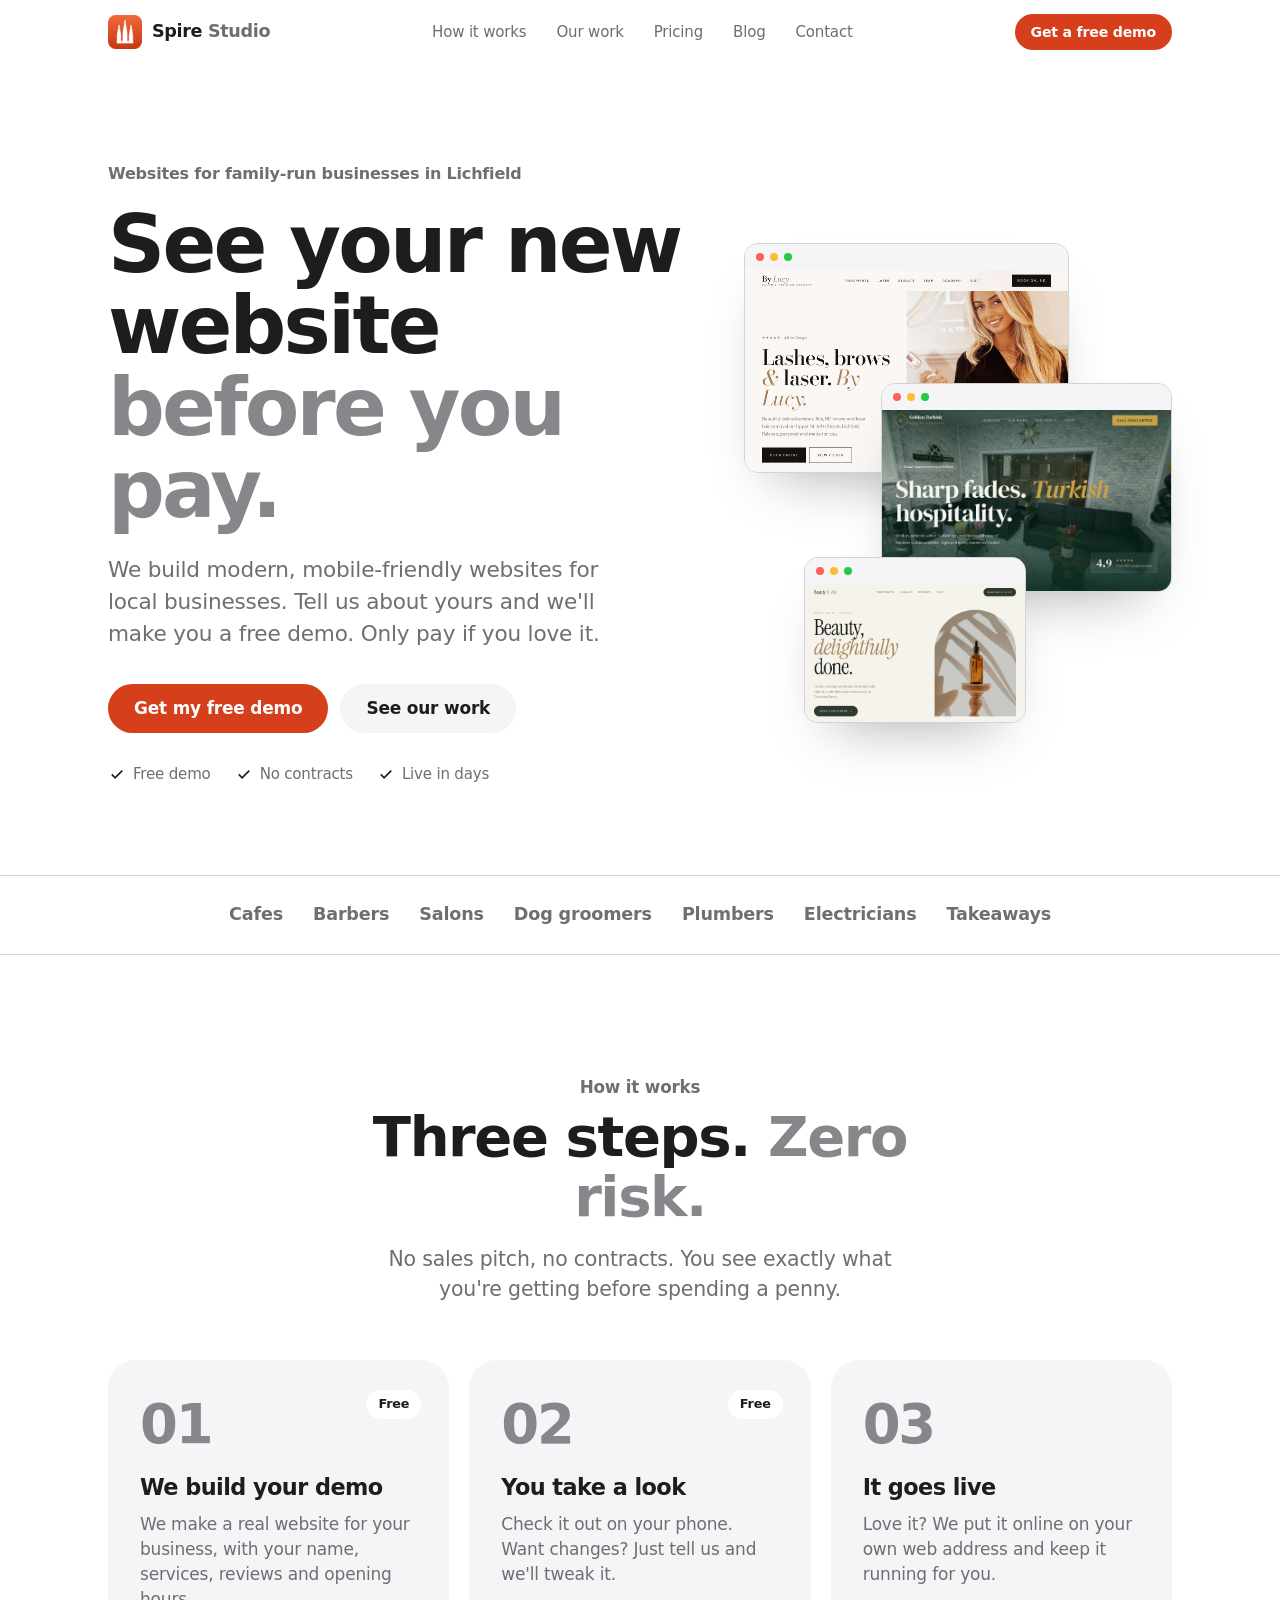
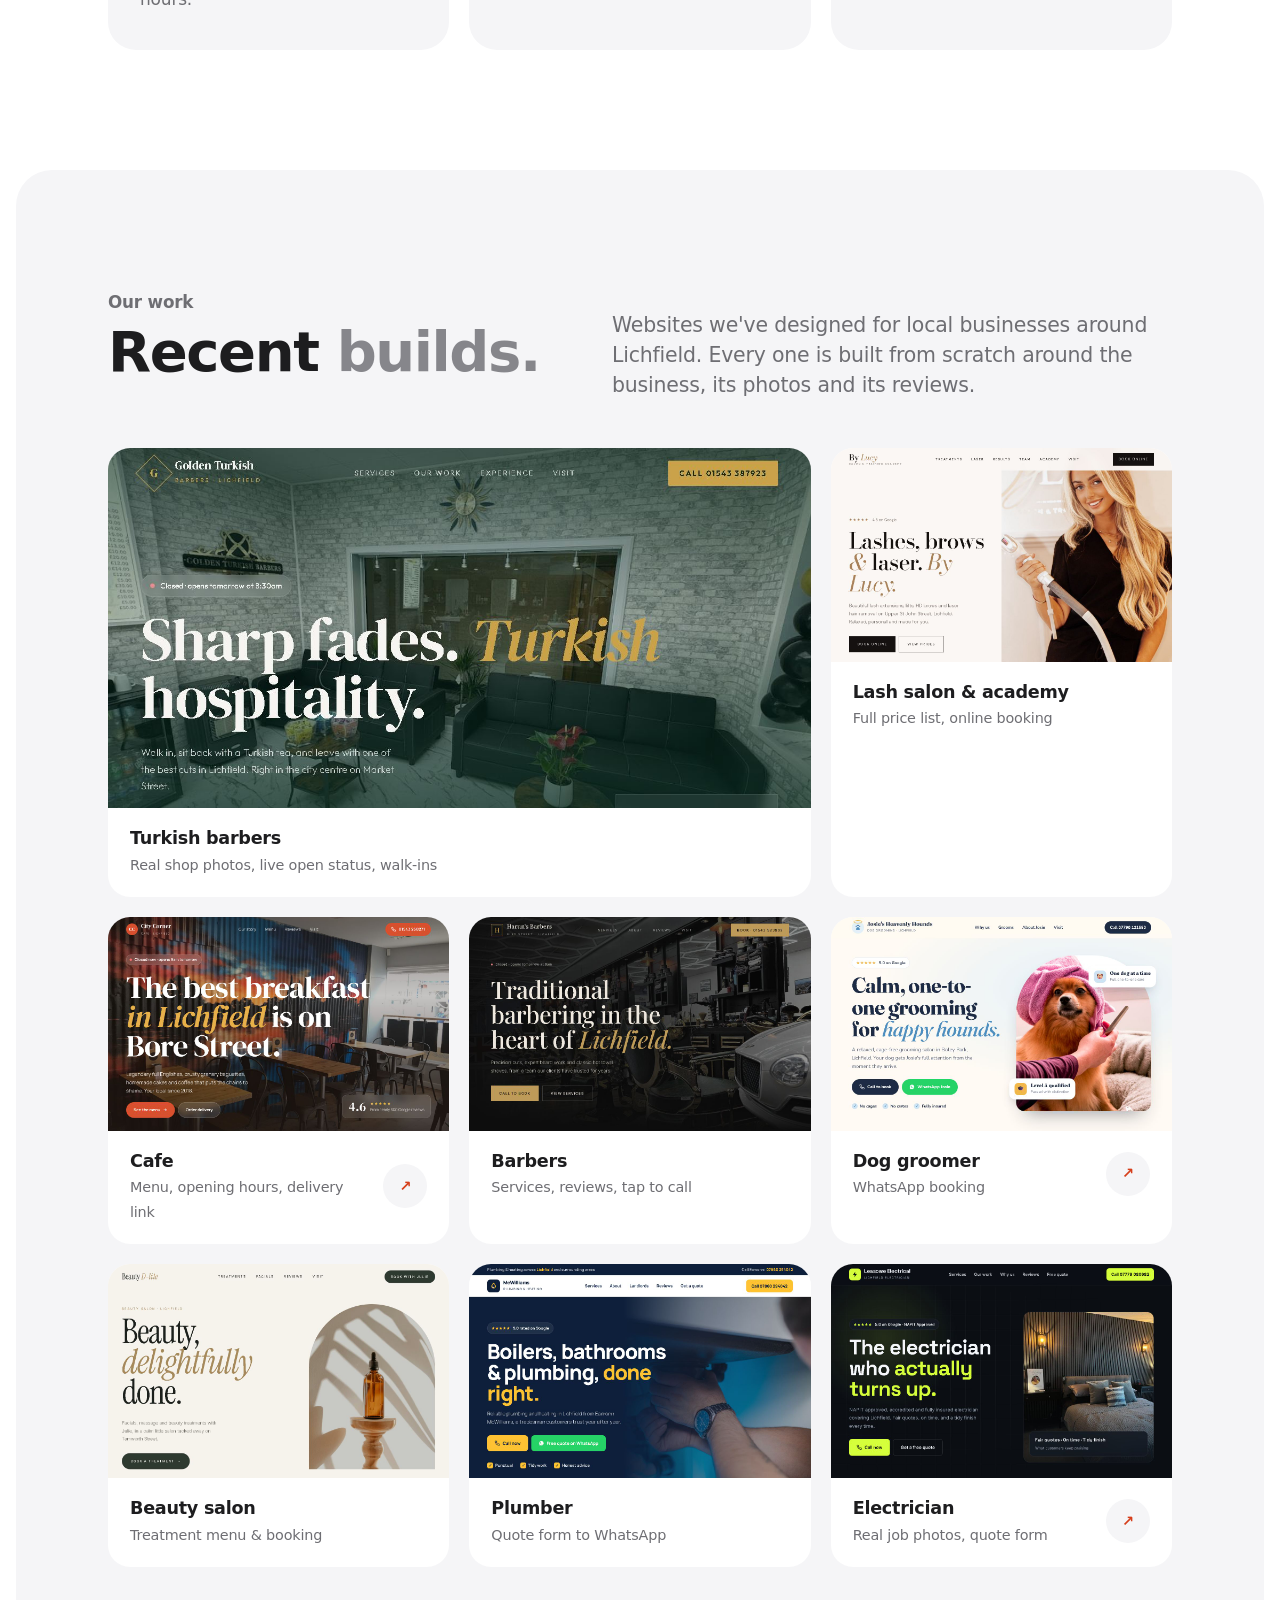
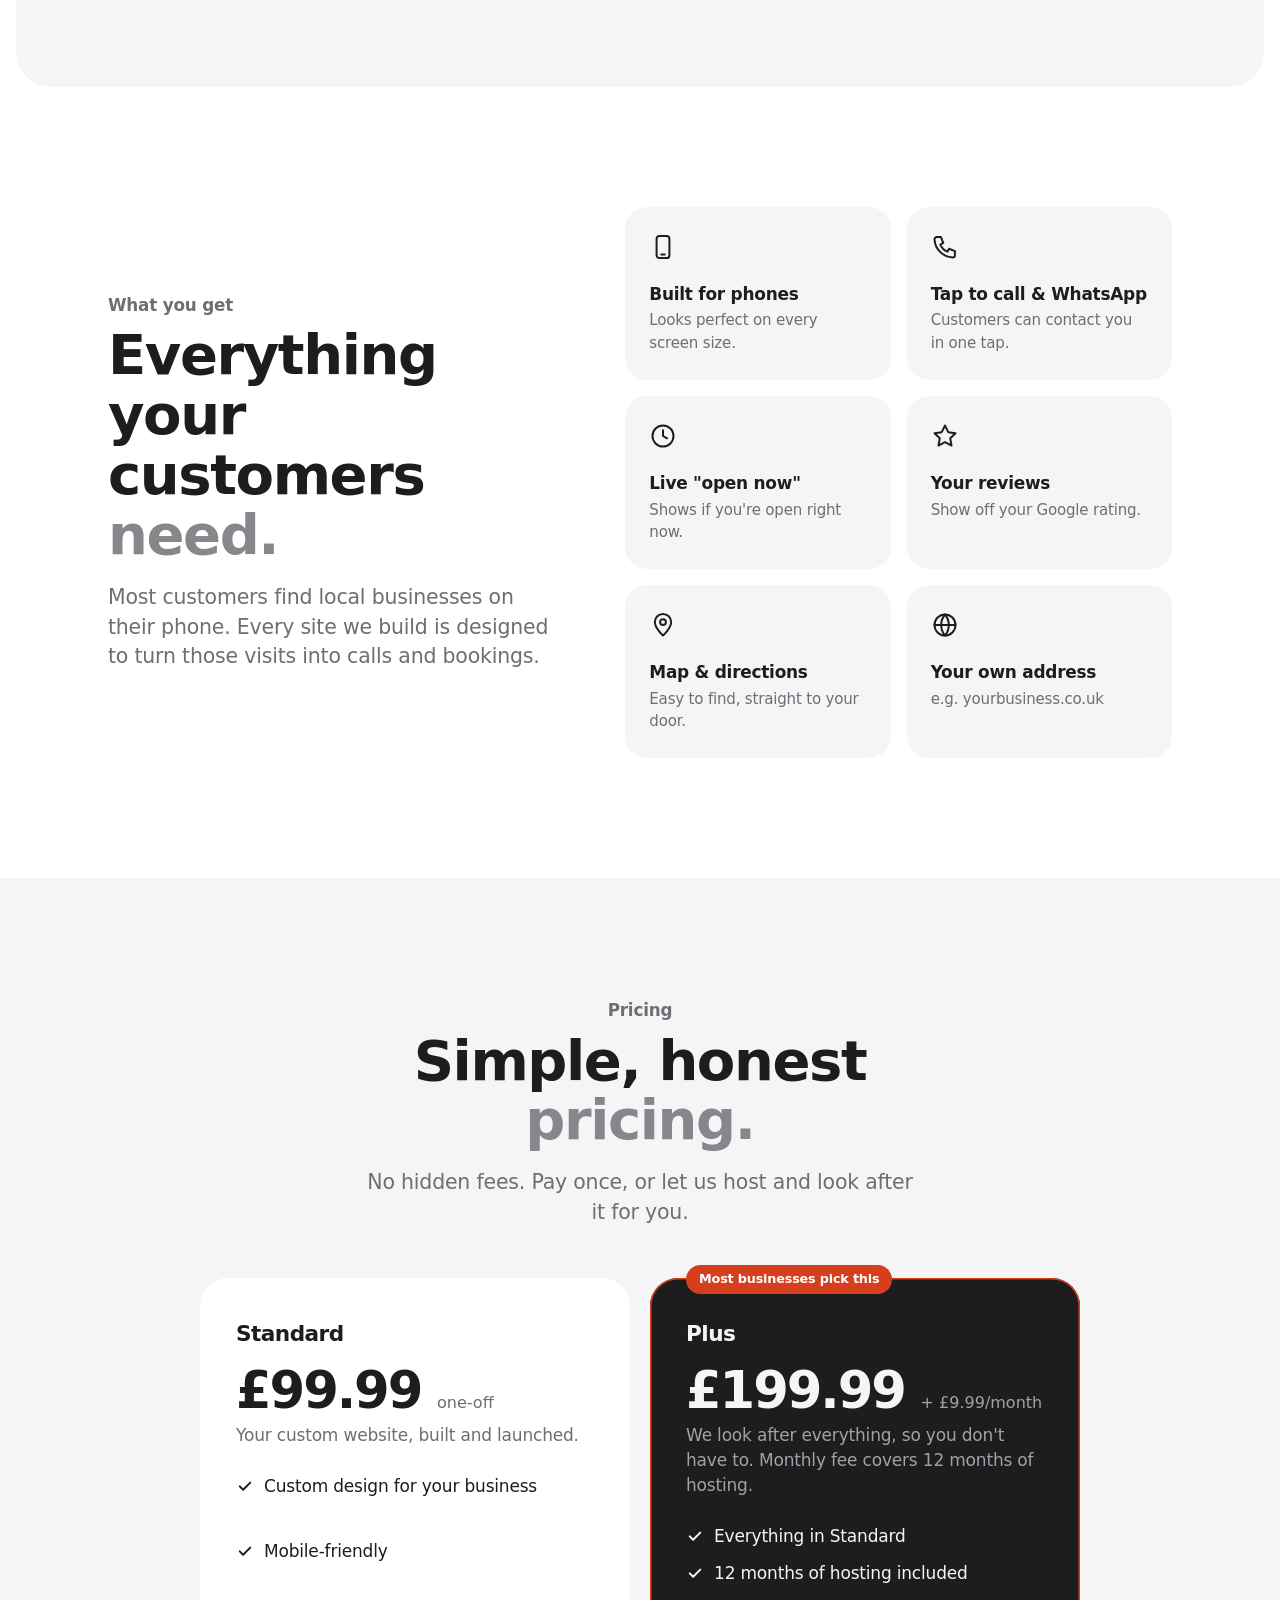
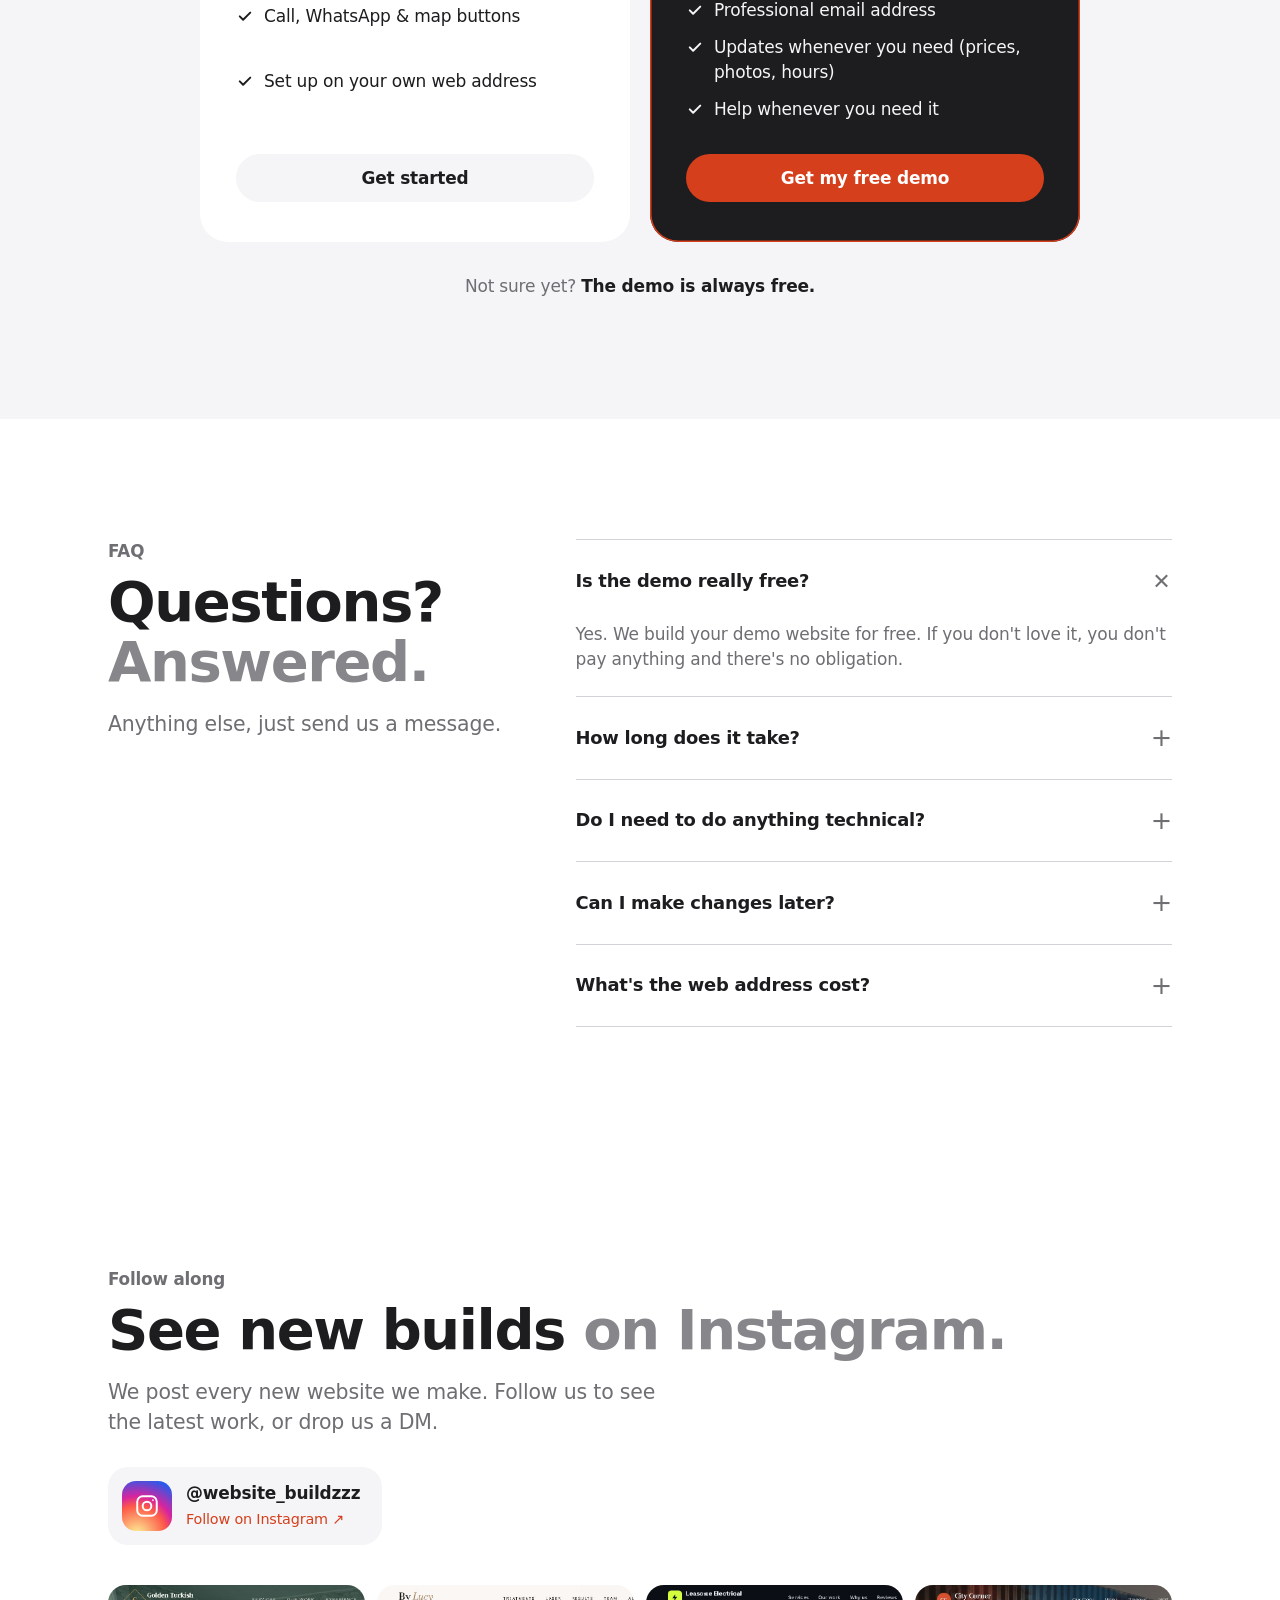
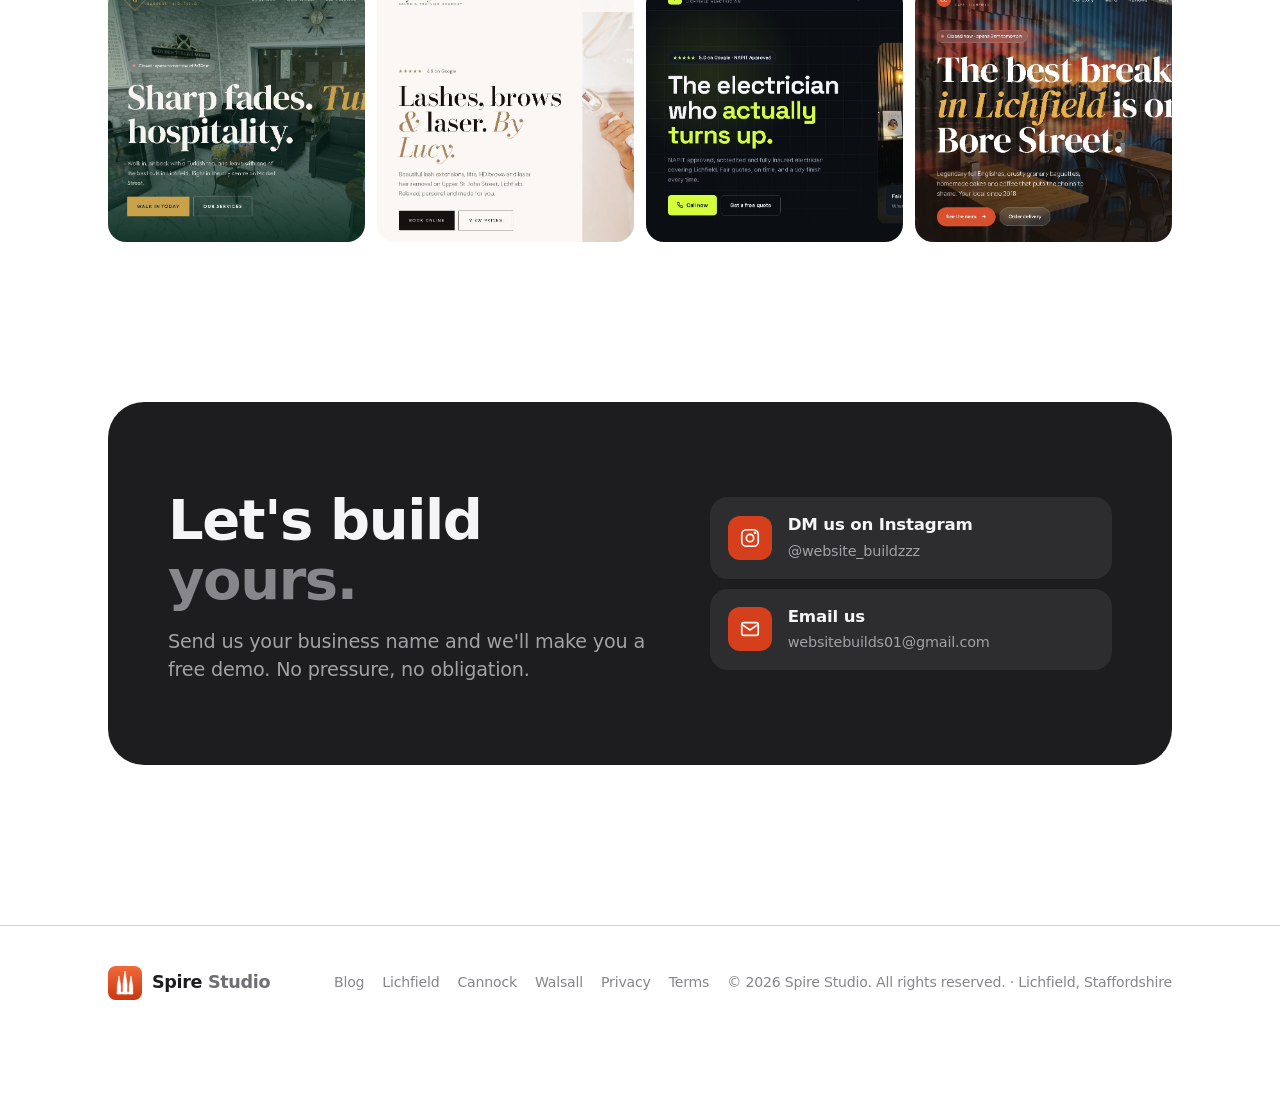
<file: index.html>
<!doctype html>
<html lang="en">
<head>
<meta charset="utf-8">
<meta name="viewport" content="width=device-width, initial-scale=1">
<meta http-equiv="Content-Security-Policy" content="default-src 'self'; img-src 'self' https://spirestudio.github.io data:; style-src 'self' 'unsafe-inline' https://fonts.googleapis.com; font-src https://fonts.gstatic.com; script-src 'self' 'unsafe-inline'; connect-src 'none'; object-src 'none'; base-uri 'self'; form-action 'none'">
<meta name="referrer" content="strict-origin-when-cross-origin">
<title>Spire Studio · Website Designer in Lichfield for Local Businesses</title>
<meta name="description" content="Spire Studio makes modern websites for family-run businesses in Lichfield and Staffordshire. See a free demo of your new website before you pay anything.">
<link rel="canonical" href="https://spirestudio.github.io/">
<meta name="msvalidate.01" content="122A0BB8280F0EF7E08AED972848C527">
<meta property="og:type" content="website">
<meta property="og:site_name" content="Spire Studio">
<meta property="og:title" content="Spire Studio · Website Designer in Lichfield">
<meta property="og:description" content="Modern websites for family-run businesses in Lichfield and the West Midlands. See a free demo before you pay.">
<meta property="og:url" content="https://spirestudio.github.io/">
<meta property="og:image" content="https://spirestudio.github.io/work/golden-turkish-barbers.jpg">
<script type="application/ld+json">{"@context":"https://schema.org","@type":"ProfessionalService","name":"Spire Studio","description":"Website design for family-run businesses in Lichfield, Staffordshire and the West Midlands. Free demo before you pay.","url":"https://spirestudio.github.io/","logo":"https://spirestudio.github.io/apple-touch-icon.png","image":"https://spirestudio.github.io/work/golden-turkish-barbers.jpg","email":"websitebuilds01@gmail.com","priceRange":"£99.99 - £199.99","address":{"@type":"PostalAddress","addressLocality":"Lichfield","addressRegion":"Staffordshire","addressCountry":"GB"},"areaServed":["Lichfield","Burntwood","Tamworth","Cannock","Walsall","Sutton Coldfield","Rugeley","Birmingham","West Midlands"],"sameAs":["https://www.instagram.com/website_buildzzz/"],"makesOffer":[{"@type":"Offer","name":"Standard website","price":"99.99","priceCurrency":"GBP"},{"@type":"Offer","name":"Plus website with hosting, email and updates","price":"199.99","priceCurrency":"GBP"}]}</script>
<link rel="icon" type="image/png" href="favicon.png">
<link rel="apple-touch-icon" href="apple-touch-icon.png">
<meta name="color-scheme" content="light">
<meta name="theme-color" content="#ffffff">
<link rel="preconnect" href="https://fonts.googleapis.com">
<link rel="preconnect" href="https://fonts.gstatic.com" crossorigin>
<link href="https://fonts.googleapis.com/css2?family=Inter:wght@400;500;600;700&display=swap" rel="stylesheet">
<style>
  /* One accent colour, reserved for things you can tap. Neutrals do the rest. */
  :root{
    --bg:#fff;--bg2:#f5f5f7;--card:#fff;--tile:#1d1d1f;--mk:#1d1d1f;
    --text:#1d1d1f;--text2:#6e6e73;--text3:#86868b;--line:#d2d2d7;
    --accent:#d63f1b;--accent-h:#b8340f;--on-accent:#fff;
    --shadow:0 30px 60px -30px rgba(0,0,0,.35);
    --ease:cubic-bezier(.25,.1,.25,1);
  }
  @media (prefers-contrast:more){
    :root{--text2:#3a3a3c;--line:#8e8e93;--accent:#a8300c}
  }

  *{box-sizing:border-box;margin:0;padding:0}
  html{scroll-behavior:smooth;overflow-x:clip}
  body{font-family:-apple-system,BlinkMacSystemFont,"SF Pro Text",Inter,"Segoe UI",system-ui,sans-serif;font-size:17px;line-height:1.47;letter-spacing:-.011em;background:var(--bg);color:var(--text);-webkit-font-smoothing:antialiased}
  img{display:block;width:100%;height:100%;object-fit:cover}
  a{color:inherit;text-decoration:none}
  :focus-visible{outline:3px solid var(--accent);outline-offset:3px;border-radius:8px}
  .wrap{max-width:1120px;margin:0 auto;padding:0 28px}
  h1,h2,h3{font-family:-apple-system,BlinkMacSystemFont,"SF Pro Display",Inter,"Segoe UI",system-ui,sans-serif;font-weight:700;letter-spacing:-.025em}
  .k{display:block;font-weight:600;font-size:1.05rem;color:var(--text2)}
  h2{font-size:clamp(2.2rem,4.6vw,3.5rem);line-height:1.07;margin:8px 0 18px}
  h2 span{color:var(--text3)}
  .lead{color:var(--text2);font-size:clamp(1.1rem,1.6vw,1.3rem);line-height:1.45;max-width:560px}

  .btn{display:inline-flex;align-items:center;justify-content:center;gap:8px;min-height:48px;font-weight:600;font-size:1.06rem;padding:12px 26px;border-radius:999px;transition:background-color .2s var(--ease),color .2s var(--ease);white-space:nowrap}
  .btn-o{background:var(--accent);color:var(--on-accent)}
  .btn-o:hover{background:var(--accent-h)}
  .btn-l{background:var(--bg2);color:var(--text)}
  .btn-l:hover{background:var(--line)}

  /* nav: translucent material */
  .nav{position:sticky;top:0;z-index:50;background:color-mix(in srgb,var(--bg) 80%,transparent);backdrop-filter:saturate(180%) blur(20px);-webkit-backdrop-filter:saturate(180%) blur(20px);border-bottom:1px solid transparent;transition:border-color .3s}
  .nav.scrolled{border-color:var(--line)}
  .nav .wrap{display:flex;align-items:center;justify-content:space-between;height:64px}
  .logo{display:flex;align-items:center;gap:10px;font-weight:700;font-size:1.1rem;letter-spacing:-.02em}
  .mk{width:34px;height:34px;flex:none;display:block}
  .lg2{color:var(--text2);font-weight:600}
  .links{display:flex;gap:30px;font-size:.94rem;color:var(--text2)}
  .links a:hover{color:var(--text)}
  .nav .btn{min-height:36px;padding:7px 16px;font-size:.88rem}

  /* hero */
  .hero{padding:96px 0 90px}
  .hero .wrap{display:grid;grid-template-columns:1.15fr .85fr;gap:56px;align-items:center}
  .pill{display:inline-block;font-weight:600;font-size:1rem;color:var(--text2);margin-bottom:18px}
  .hero h1{font-size:clamp(2.9rem,6.2vw,5rem);line-height:1.03;letter-spacing:-.035em}
  .hero h1 span{color:var(--text3)}
  .hero p{font-size:clamp(1.15rem,1.7vw,1.35rem);color:var(--text2);max-width:500px;margin:24px 0 34px}
  .ctas{display:flex;gap:12px;flex-wrap:wrap}
  .trust{display:flex;gap:24px;flex-wrap:wrap;margin-top:30px;font-size:.94rem;color:var(--text2)}
  .trust span{display:inline-flex;align-items:center;gap:7px}
  .trust svg{width:18px;height:18px;stroke:var(--text);fill:none;stroke-width:2.2}

  .stack{position:relative;height:500px}
  .win{position:absolute;background:var(--card);border-radius:14px;overflow:hidden;box-shadow:var(--shadow);border:1px solid var(--line)}
  .win .bar{height:26px;background:var(--bg2);display:flex;align-items:center;gap:6px;padding:0 11px}
  .win .bar b{width:8px;height:8px;border-radius:50%;background:#ff5f57}.win .bar b:nth-child(2){background:#febc2e}.win .bar b:nth-child(3){background:#28c840}
  .win .shot{aspect-ratio:16/10}
  .w1{width:76%;left:0;top:20px}
  .w2{width:68%;right:0;top:160px;z-index:2}
  .w3{width:52%;left:14%;bottom:0;z-index:3}

  /* business types */
  .marq{border-top:1px solid var(--line);border-bottom:1px solid var(--line);padding:26px 0}
  .marq .t{display:flex;flex-wrap:wrap;justify-content:center;gap:8px 30px;font-weight:600;font-size:1.1rem;color:var(--text2)}

  section{padding:120px 0}

  /* how */
  .how .head{text-align:center;max-width:680px;margin:0 auto 56px}
  .how .head .lead{margin:0 auto}
  .steps{display:grid;grid-template-columns:repeat(3,1fr);gap:20px}
  .st{background:var(--bg2);border-radius:28px;padding:38px 32px;position:relative}
  .st .n{font-weight:700;font-size:3.4rem;line-height:1;letter-spacing:-.04em;color:var(--text3)}
  .st h3{font-size:1.4rem;margin:18px 0 8px}
  .st p{color:var(--text2)}
  .st .free{position:absolute;top:30px;right:28px;background:var(--card);color:var(--text);font-weight:600;font-size:.8rem;padding:5px 12px;border-radius:999px}

  /* work */
  .work{background:var(--bg2);border-radius:36px;margin:0 16px}
  .work .head{display:flex;justify-content:space-between;align-items:flex-end;gap:30px;flex-wrap:wrap;margin-bottom:48px}
  .wgrid{display:grid;grid-template-columns:repeat(3,1fr);gap:20px}
  .wc{background:var(--card);border-radius:22px;overflow:hidden}
  .wc .shot{aspect-ratio:16/10;overflow:hidden}
  .wc .shot img{object-position:top;transition:transform .6s var(--ease)}
  a.wc:hover .shot img{transform:scale(1.03)}
  .wc .meta{padding:18px 22px 20px;display:flex;justify-content:space-between;align-items:center;gap:12px}
  .wc b{font-size:1.1rem;font-weight:600;display:block;letter-spacing:-.015em}
  .wc span{color:var(--text2);font-size:.9rem}
  .wc.big{grid-column:span 2}
  .wc.big .shot{aspect-ratio:16/8.2}
  a.wc{display:block;color:inherit}
  .wc .go{width:44px;height:44px;border-radius:50%;background:var(--bg2);color:var(--accent);display:grid;place-items:center;font-weight:600;flex:none;transition:background-color .2s}
  a.wc:hover .go{background:var(--line)}

  /* features */
  .feat .wrap{display:grid;grid-template-columns:.9fr 1.1fr;gap:70px;align-items:center}
  .fgrid{display:grid;grid-template-columns:1fr 1fr;gap:16px}
  .f{background:var(--bg2);border-radius:22px;padding:26px 24px}
  .f svg{width:28px;height:28px;stroke:var(--text);fill:none;stroke-width:1.7;stroke-linecap:round;stroke-linejoin:round;margin-bottom:14px}
  .f h3{font-weight:600;font-size:1.06rem;letter-spacing:-.015em;margin-bottom:3px}
  .f p{color:var(--text2);font-size:.94rem}

  /* pricing */
  .price{background:var(--bg2)}
  .price .head{text-align:center;max-width:620px;margin:0 auto 50px}
  .price .head .lead{margin:0 auto}
  .plans{display:grid;grid-template-columns:1fr 1fr;gap:20px;max-width:880px;margin:0 auto}
  .plan{background:var(--card);border-radius:28px;padding:40px 36px;display:flex;flex-direction:column}
  .plan.hot{background:var(--tile);color:#f5f5f7;position:relative;box-shadow:inset 0 0 0 1.5px var(--accent)}
  .plan.hot::before{content:"Most businesses pick this";position:absolute;top:-13px;left:36px;background:var(--accent);color:var(--on-accent);font-weight:600;font-size:.8rem;padding:5px 13px;border-radius:999px}
  .plan h3{font-size:1.35rem}
  .plan .amt{font-weight:700;font-size:3.2rem;letter-spacing:-.04em;line-height:1;margin:16px 0 6px}
  .plan .amt small{white-space:nowrap;display:inline-block;font-size:1rem;font-weight:500;letter-spacing:0;color:var(--text2)}
  .plan.hot .amt small,.plan.hot .sub{color:#a1a1a6}
  .plan .sub{color:var(--text2);margin-bottom:26px}
  .plan ul{list-style:none;display:grid;gap:12px;margin-bottom:32px;flex:1}
  .plan li{display:flex;gap:10px;align-items:flex-start}
  .plan li::before{content:"";flex:none;width:18px;height:18px;margin-top:3px;background:currentColor;-webkit-mask:url("data:image/svg+xml,%3Csvg xmlns='http://www.w3.org/2000/svg' viewBox='0 0 24 24' fill='none' stroke='black' stroke-width='2.6' stroke-linecap='round' stroke-linejoin='round'%3E%3Cpath d='M5 12.5l4.5 4.5L19 7.5'/%3E%3C/svg%3E") center/contain no-repeat;mask:url("data:image/svg+xml,%3Csvg xmlns='http://www.w3.org/2000/svg' viewBox='0 0 24 24' fill='none' stroke='black' stroke-width='2.6' stroke-linecap='round' stroke-linejoin='round'%3E%3Cpath d='M5 12.5l4.5 4.5L19 7.5'/%3E%3C/svg%3E") center/contain no-repeat}
  .plan .btn{width:100%}
  .plan.hot .btn-l{background:rgba(255,255,255,.12);color:#f5f5f7}
  .price .free-note{text-align:center;margin-top:32px;color:var(--text2)}
  .price .free-note span{color:var(--text);font-weight:600}

  /* faq */
  .faq .wrap{display:grid;grid-template-columns:.8fr 1.2fr;gap:70px;align-items:start}
  details{border-bottom:1px solid var(--line)}
  details:first-child{border-top:1px solid var(--line)}
  summary{list-style:none;cursor:pointer;display:flex;justify-content:space-between;align-items:center;gap:20px;padding:22px 0;min-height:44px;font-weight:600;font-size:1.12rem;letter-spacing:-.015em}
  summary::-webkit-details-marker{display:none}
  summary::after{content:"+";font-size:1.6rem;font-weight:300;color:var(--text2);transition:transform .25s var(--ease)}
  details[open] summary::after{transform:rotate(45deg)}
  details p{padding:0 0 24px;color:var(--text2);max-width:620px}

  /* contact */
  .contact .box{background:var(--tile);color:#f5f5f7;border-radius:36px;padding:80px 60px;display:grid;grid-template-columns:1.1fr .9fr;gap:50px;align-items:center}
  .contact h2{color:#f5f5f7}
  .contact h2 span{color:#86868b}
  .contact p{color:#a1a1a6;font-size:1.2rem}
  .cl{display:grid;gap:10px}
  .cl a{display:flex;align-items:center;gap:16px;background:rgba(255,255,255,.07);border-radius:18px;padding:16px 18px;min-height:44px;transition:background-color .2s var(--ease)}
  .cl a:hover{background:rgba(255,255,255,.13)}
  .cl .i{width:44px;height:44px;border-radius:12px;background:var(--accent);display:grid;place-items:center;flex:none}
  .cl svg{width:22px;height:22px;stroke:var(--on-accent);fill:none;stroke-width:1.8}
  .cl b{display:block;font-weight:600;font-size:1.04rem}
  .cl span{font-size:.9rem;color:#a1a1a6}
  .cl a[hidden]{display:none}

  /* instagram */
  .ig{padding-bottom:40px}
  .ig-head{display:flex;justify-content:space-between;align-items:flex-end;gap:30px;flex-wrap:wrap;margin-bottom:40px}
  .ig-handle{display:flex;align-items:center;gap:14px;background:var(--bg2);border-radius:20px;padding:14px 22px 14px 14px;transition:background-color .2s var(--ease)}
  .ig-handle:hover{background:var(--line)}
  .ig-ic{width:50px;height:50px;border-radius:14px;background:radial-gradient(circle at 30% 107%,#fdf497 0%,#fd5949 45%,#d6249f 60%,#285aeb 90%);display:grid;place-items:center;flex:none}
  .ig-ic svg{width:26px;height:26px;stroke:#fff;fill:none;stroke-width:1.8}
  .ig-handle b{display:block;font-weight:600;font-size:1.06rem}
  .ig-handle small{color:var(--accent);font-weight:500;font-size:.9rem}
  .ig-grid{display:grid;grid-template-columns:repeat(4,1fr);gap:12px}
  .ig-grid a{aspect-ratio:1;border-radius:18px;overflow:hidden;position:relative}
  .ig-grid img{object-position:top left;transition:transform .6s var(--ease)}
  .ig-grid a:hover img{transform:scale(1.03)}
  .ig-grid a::after{content:"View on Instagram";position:absolute;inset:0;background:rgba(0,0,0,.5);color:#fff;display:grid;place-items:center;font-weight:600;font-size:.88rem;opacity:0;transition:opacity .25s}
  .ig-grid a:hover::after,.ig-grid a:focus-visible::after{opacity:1}

  /* floating whatsapp */
  .fab{position:fixed;right:22px;bottom:22px;z-index:70;width:60px;height:60px;border-radius:50%;background:#25d366;display:grid;place-items:center;box-shadow:0 12px 28px -10px rgba(0,0,0,.45)}
  .fab svg{width:30px;height:30px;fill:#fff}
  .fab[hidden]{display:none}
  @media (max-width:980px){.ig-grid{grid-template-columns:1fr 1fr}.fab{bottom:88px;right:16px;width:56px;height:56px}}

  footer{padding:40px 0 110px;color:var(--text3);font-size:.88rem;border-top:1px solid var(--line);margin-top:40px}
  footer .wrap{display:flex;justify-content:space-between;align-items:center;gap:18px;flex-wrap:wrap}
  footer .logo{color:var(--text)}
  .flinks{display:flex;gap:8px 18px;flex-wrap:wrap}
  .flinks a:hover{color:var(--text)}

  .mbar{display:none}
  .rv{opacity:0;transform:translateY(16px);transition:opacity .6s var(--ease),transform .6s var(--ease)}
  .rv.in{opacity:1;transform:none}
  .d1{transition-delay:.08s}.d2{transition-delay:.16s}

  @media (max-width:980px){
    .links,.nav .btn{display:none}
    .hero{padding:56px 0 70px}
    .hero .wrap,.feat .wrap,.faq .wrap{grid-template-columns:1fr;gap:46px}
    .stack{height:400px;max-width:560px;margin:0 auto;width:100%}
    .steps,.wgrid,.plans{grid-template-columns:1fr}
    .wc.big{grid-column:auto}
    .wc.big .shot{aspect-ratio:16/10}
    .contact .box{grid-template-columns:1fr;padding:50px 24px;border-radius:28px}
    .work{margin:0 10px;border-radius:28px}
    section{padding:84px 0}
    .plans{gap:30px}
    .mbar{display:flex;position:fixed;left:12px;right:12px;bottom:12px;z-index:60;gap:6px;background:rgba(29,29,31,.82);backdrop-filter:saturate(180%) blur(20px);-webkit-backdrop-filter:saturate(180%) blur(20px);padding:6px;border-radius:999px;box-shadow:0 14px 34px -12px rgba(0,0,0,.5)}
    .mbar a{flex:1;text-align:center;padding:13px 8px;border-radius:999px;font-weight:600;font-size:.94rem;color:#fff}
    .mbar a.p{background:var(--accent);color:var(--on-accent)}
  }
  @media (max-width:560px){
    .wrap{padding:0 16px}
    .fgrid{grid-template-columns:1fr}
    .stack{height:300px}
    .plan{padding:34px 24px}
    .ctas .btn{flex:1}
  }
  @media (prefers-reduced-motion:reduce){*{transition:none!important;scroll-behavior:auto!important}.rv{opacity:1;transform:none}}
</style>
</head>
<body>
<svg width="0" height="0" style="position:absolute" aria-hidden="true"><defs><linearGradient id="ssbg" x1="0" y1="0" x2="0" y2="1"><stop offset="0" stop-color="#f06a3b"/><stop offset="1" stop-color="#c9370f"/></linearGradient></defs></svg>

<nav class="nav" id="nav">
  <div class="wrap">
    <a href="#" class="logo"><svg class="mk" viewBox="0 0 1024 1024" aria-hidden="true"><rect width="1024" height="1024" rx="230" fill="url(#ssbg)"/><g fill="#fff" stroke="#fff" stroke-width="18" stroke-linejoin="round"><path d="M278 840H386V610L332 300L278 610Z"/><path d="M450 840H574V540L512 150L450 540Z"/><path d="M638 840H746V610L692 300L638 610Z"/><path d="M278 790H746V840H278Z"/></g></svg><span>Spire <span class="lg2">Studio</span></span></a>
    <div class="links"><a href="#how">How it works</a><a href="#work">Our work</a><a href="#pricing">Pricing</a><a href="blog/">Blog</a><a href="#contact">Contact</a></div>
    <a href="#contact" class="btn btn-o">Get a free demo</a>
  </div>
</nav>

<header class="hero">
  <div class="wrap">
    <div>
      <div class="pill rv in">Websites for family-run businesses in Lichfield</div>
      <h1 class="rv in">See your new website <span>before you pay.</span></h1>
      <p class="rv in d1">We build modern, mobile-friendly websites for local businesses. Tell us about yours and we'll make you a free demo. Only pay if you love it.</p>
      <div class="ctas rv in d2">
        <a href="#contact" class="btn btn-o">Get my free demo</a>
        <a href="#work" class="btn btn-l">See our work</a>
      </div>
      <div class="trust rv in d2">
        <span><svg viewBox="0 0 24 24" aria-hidden="true"><path d="M5 12.5l4.5 4.5L19 7.5"/></svg>Free demo</span>
        <span><svg viewBox="0 0 24 24" aria-hidden="true"><path d="M5 12.5l4.5 4.5L19 7.5"/></svg>No contracts</span>
        <span><svg viewBox="0 0 24 24" aria-hidden="true"><path d="M5 12.5l4.5 4.5L19 7.5"/></svg>Live in days</span>
      </div>
    </div>
    <div class="stack rv in d1" aria-hidden="true">
      <div class="win w1"><div class="bar"><b></b><b></b><b></b></div><div class="shot"><img src="work/by-lucy.jpg" onerror="this.onerror=null;this.src='https://spirestudio.github.io/work/by-lucy.jpg'" alt=""></div></div>
      <div class="win w2"><div class="bar"><b></b><b></b><b></b></div><div class="shot"><img src="work/golden-turkish-barbers.jpg" onerror="this.onerror=null;this.src='https://spirestudio.github.io/work/golden-turkish-barbers.jpg'" alt=""></div></div>
      <div class="win w3"><div class="bar"><b></b><b></b><b></b></div><div class="shot"><img src="work/beauty-dlite.jpg" onerror="this.onerror=null;this.src='https://spirestudio.github.io/work/beauty-dlite.jpg'" alt=""></div></div>
    </div>
  </div>
</header>

<div class="marq"><div class="wrap t">
  <span>Cafes</span><span>Barbers</span><span>Salons</span><span>Dog groomers</span><span>Plumbers</span><span>Electricians</span><span>Takeaways</span>
</div></div>

<section class="how" id="how">
  <div class="wrap">
    <div class="head rv">
      <span class="k">How it works</span>
      <h2>Three steps. <span>Zero risk.</span></h2>
      <p class="lead">No sales pitch, no contracts. You see exactly what you're getting before spending a penny.</p>
    </div>
    <div class="steps">
      <div class="st rv"><span class="free">Free</span><div class="n">01</div><h3>We build your demo</h3><p>We make a real website for your business, with your name, services, reviews and opening hours.</p></div>
      <div class="st rv d1"><span class="free">Free</span><div class="n">02</div><h3>You take a look</h3><p>Check it out on your phone. Want changes? Just tell us and we'll tweak it.</p></div>
      <div class="st rv d2"><div class="n">03</div><h3>It goes live</h3><p>Love it? We put it online on your own web address and keep it running for you.</p></div>
    </div>
  </div>
</section>

<section class="work" id="work">
  <div class="wrap">
    <div class="head rv">
      <div><span class="k">Our work</span><h2>Recent <span>builds.</span></h2></div>
      <p class="lead">Websites we've designed for local businesses around Lichfield. Every one is built from scratch around the business, its photos and its reviews.</p>
    </div>
    <div class="wgrid">
      <div class="wc big rv"><div class="shot"><img src="work/golden-turkish-barbers.jpg" onerror="this.onerror=null;this.src='https://spirestudio.github.io/work/golden-turkish-barbers.jpg'" alt="Turkish barbers website design" loading="lazy"></div><div class="meta"><div><b>Turkish barbers</b><span>Real shop photos, live open status, walk-ins</span></div></div></div>
      <div class="wc rv d1"><div class="shot"><img src="work/by-lucy.jpg" onerror="this.onerror=null;this.src='https://spirestudio.github.io/work/by-lucy.jpg'" alt="Lash salon website design" loading="lazy"></div><div class="meta"><div><b>Lash salon &amp; academy</b><span>Full price list, online booking</span></div></div></div>
      <a class="wc rv" href="https://citycornercafe-lichfield.netlify.app" target="_blank" rel="noopener"><div class="shot"><img src="work/city-corner-cafe.jpg" onerror="this.onerror=null;this.src='https://spirestudio.github.io/work/city-corner-cafe.jpg'" alt="Cafe website design" loading="lazy"></div><div class="meta"><div><b>Cafe</b><span>Menu, opening hours, delivery link</span></div><span class="go" aria-hidden="true">↗</span></div></a>
      <div class="wc rv d1"><div class="shot"><img src="work/haruns-barbers.jpg" onerror="this.onerror=null;this.src='https://spirestudio.github.io/work/haruns-barbers.jpg'" alt="Barbers website design" loading="lazy"></div><div class="meta"><div><b>Barbers</b><span>Services, reviews, tap to call</span></div></div></div>
      <a class="wc rv d2" href="https://heavenly-hounds.netlify.app" target="_blank" rel="noopener"><div class="shot"><img src="work/josies-heavenly-hounds.jpg" onerror="this.onerror=null;this.src='https://spirestudio.github.io/work/josies-heavenly-hounds.jpg'" alt="Dog groomer website design" loading="lazy"></div><div class="meta"><div><b>Dog groomer</b><span>WhatsApp booking</span></div><span class="go" aria-hidden="true">↗</span></div></a>
      <div class="wc rv"><div class="shot"><img src="work/beauty-dlite.jpg" onerror="this.onerror=null;this.src='https://spirestudio.github.io/work/beauty-dlite.jpg'" alt="Beauty salon website design" loading="lazy"></div><div class="meta"><div><b>Beauty salon</b><span>Treatment menu &amp; booking</span></div></div></div>
      <div class="wc rv d1"><div class="shot"><img src="work/mcwilliams-plumbing.jpg" onerror="this.onerror=null;this.src='https://spirestudio.github.io/work/mcwilliams-plumbing.jpg'" alt="Plumber website design" loading="lazy"></div><div class="meta"><div><b>Plumber</b><span>Quote form to WhatsApp</span></div></div></div>
      <a class="wc rv d2" href="https://leasowe-electrical.netlify.app" target="_blank" rel="noopener"><div class="shot"><img src="work/leasowe-electrical.jpg" onerror="this.onerror=null;this.src='https://spirestudio.github.io/work/leasowe-electrical.jpg'" alt="Electrician website design" loading="lazy"></div><div class="meta"><div><b>Electrician</b><span>Real job photos, quote form</span></div><span class="go" aria-hidden="true">↗</span></div></a>
    </div>
  </div>
</section>

<section class="feat">
  <div class="wrap">
    <div class="rv">
      <span class="k">What you get</span>
      <h2>Everything your customers <span>need.</span></h2>
      <p class="lead">Most customers find local businesses on their phone. Every site we build is designed to turn those visits into calls and bookings.</p>
    </div>
    <div class="fgrid">
      <div class="f rv"><svg viewBox="0 0 24 24" aria-hidden="true"><rect x="6.5" y="2.5" width="11" height="19" rx="2.5"/><path d="M10.5 18.5h3"/></svg><h3>Built for phones</h3><p>Looks perfect on every screen size.</p></div>
      <div class="f rv d1"><svg viewBox="0 0 24 24" aria-hidden="true"><path d="M5 3.5h3.5l2 5-2.5 1.5a11 11 0 0 0 6 6l1.5-2.5 5 2V19a2 2 0 0 1-2 2A16.5 16.5 0 0 1 3 5.5a2 2 0 0 1 2-2z"/></svg><h3>Tap to call &amp; WhatsApp</h3><p>Customers can contact you in one tap.</p></div>
      <div class="f rv"><svg viewBox="0 0 24 24" aria-hidden="true"><circle cx="12" cy="12" r="9"/><path d="M12 7v5l3.5 2"/></svg><h3>Live "open now"</h3><p>Shows if you're open right now.</p></div>
      <div class="f rv d1"><svg viewBox="0 0 24 24" aria-hidden="true"><path d="M12 3l2.8 5.7 6.2.9-4.5 4.4 1.1 6.2L12 17.3l-5.6 2.9 1.1-6.2L3 9.6l6.2-.9z"/></svg><h3>Your reviews</h3><p>Show off your Google rating.</p></div>
      <div class="f rv"><svg viewBox="0 0 24 24" aria-hidden="true"><path d="M12 21s-7-6.2-7-11.5a7 7 0 0 1 14 0C19 14.8 12 21 12 21z"/><circle cx="12" cy="9.5" r="2.5"/></svg><h3>Map &amp; directions</h3><p>Easy to find, straight to your door.</p></div>
      <div class="f rv d1"><svg viewBox="0 0 24 24" aria-hidden="true"><circle cx="12" cy="12" r="9"/><path d="M3 12h18M12 3a14 14 0 0 1 0 18M12 3a14 14 0 0 0 0 18"/></svg><h3>Your own address</h3><p>e.g. yourbusiness.co.uk</p></div>
    </div>
  </div>
</section>

<section class="price" id="pricing">
  <div class="wrap">
    <div class="head rv">
      <span class="k">Pricing</span>
      <h2>Simple, honest <span>pricing.</span></h2>
      <p class="lead">No hidden fees. Pay once, or let us host and look after it for you.</p>
    </div>
    <div class="plans">
      <div class="plan rv">
        <h3>Standard</h3>
        <div class="amt">£99.99 <small>one-off</small></div>
        <p class="sub">Your custom website, built and launched.</p>
        <ul><li>Custom design for your business</li><li>Mobile-friendly</li><li>Call, WhatsApp &amp; map buttons</li><li>Set up on your own web address</li></ul>
        <a href="#contact" class="btn btn-l">Get started</a>
      </div>
      <div class="plan hot rv d1">
        <h3>Plus</h3>
        <div class="amt">£199.99 <small>+ £9.99/month</small></div>
        <p class="sub">We look after everything, so you don't have to. Monthly fee covers 12 months of hosting.</p>
        <ul><li>Everything in Standard</li><li>12 months of hosting included</li><li>Professional email address</li><li>Updates whenever you need (prices, photos, hours)</li><li>Help whenever you need it</li></ul>
        <a href="#contact" class="btn btn-o">Get my free demo</a>
      </div>
    </div>
    <p class="free-note rv">Not sure yet? <span>The demo is always free.</span></p>
  </div>
</section>

<section class="faq" id="faq">
  <div class="wrap">
    <div class="rv">
      <span class="k">FAQ</span>
      <h2>Questions? <span>Answered.</span></h2>
      <p class="lead">Anything else, just send us a message.</p>
    </div>
    <div class="rv d1">
      <details open><summary>Is the demo really free?</summary><p>Yes. We build your demo website for free. If you don't love it, you don't pay anything and there's no obligation.</p></details>
      <details><summary>How long does it take?</summary><p>Most demos are ready within a few days. Once you're happy, we can usually have it live on your own web address within a day or two.</p></details>
      <details><summary>Do I need to do anything technical?</summary><p>Nope. We handle everything: design, hosting and setting up your web address. You just tell us what you want.</p></details>
      <details><summary>Can I make changes later?</summary><p>Of course. On the Plus plan, just message us whenever you want to change prices, photos, hours or anything else.</p></details>
      <details><summary>What's the web address cost?</summary><p>A .co.uk address is usually around £10 a year, paid directly to the provider so it's always yours.</p></details>
    </div>
  </div>
</section>

<section class="ig" id="instagram">
  <div class="wrap">
    <div class="ig-head rv">
      <div>
        <span class="k">Follow along</span>
        <h2>See new builds <span>on Instagram.</span></h2>
        <p class="lead">We post every new website we make. Follow us to see the latest work, or drop us a DM.</p>
      </div>
      <a class="ig-handle" href="https://www.instagram.com/website_buildzzz/" target="_blank" rel="noopener">
        <span class="ig-ic"><svg viewBox="0 0 24 24"><rect x="3" y="3" width="18" height="18" rx="5"/><circle cx="12" cy="12" r="4"/><circle cx="17.5" cy="6.5" r=".8" fill="#fff" stroke="none"/></svg></span>
        <span><b>@website_buildzzz</b><small>Follow on Instagram ↗</small></span>
      </a>
    </div>
    <div class="ig-grid rv d1">
      <a href="https://www.instagram.com/website_buildzzz/" target="_blank" rel="noopener"><img src="work/golden-turkish-barbers.jpg" onerror="this.onerror=null;this.src='https://spirestudio.github.io/work/golden-turkish-barbers.jpg'" alt="Golden Turkish Barbers website" loading="lazy"></a>
      <a href="https://www.instagram.com/website_buildzzz/" target="_blank" rel="noopener"><img src="work/by-lucy.jpg" onerror="this.onerror=null;this.src='https://spirestudio.github.io/work/by-lucy.jpg'" alt="Lash salon website" loading="lazy"></a>
      <a href="https://www.instagram.com/website_buildzzz/" target="_blank" rel="noopener"><img src="work/leasowe-electrical.jpg" onerror="this.onerror=null;this.src='https://spirestudio.github.io/work/leasowe-electrical.jpg'" alt="Electrician website" loading="lazy"></a>
      <a href="https://www.instagram.com/website_buildzzz/" target="_blank" rel="noopener"><img src="work/city-corner-cafe.jpg" onerror="this.onerror=null;this.src='https://spirestudio.github.io/work/city-corner-cafe.jpg'" alt="Cafe website" loading="lazy"></a>
    </div>
  </div>
</section>

<section class="contact" id="contact">
  <div class="wrap">
    <div class="box rv">
      <div>
        <h2>Let's build <span>yours.</span></h2>
        <p>Send us your business name and we'll make you a free demo. No pressure, no obligation.</p>
      </div>
      <div class="cl">
        <a href="https://ig.me/m/website_buildzzz" target="_blank" rel="noopener"><span class="i"><svg viewBox="0 0 24 24"><rect x="3" y="3" width="18" height="18" rx="5"/><circle cx="12" cy="12" r="4"/><circle cx="17.5" cy="6.5" r=".6"/></svg></span><div><b>DM us on Instagram</b><span>@website_buildzzz</span></div></a>
        <a href="mailto:websitebuilds01@gmail.com?subject=Free%20website%20demo"><span class="i"><svg viewBox="0 0 24 24"><rect x="3" y="5" width="18" height="14" rx="2"/><path d="m3 7 9 6 9-6"/></svg></span><div><b>Email us</b><span>websitebuilds01@gmail.com</span></div></a>
        <a id="waLink" hidden target="_blank" rel="noopener"><span class="i"><svg viewBox="0 0 24 24"><path d="M3 21l1.6-4.8A9 9 0 1 1 8 19.6z"/></svg></span><div><b>WhatsApp us</b><span id="waText"></span></div></a>
      </div>
    </div>
  </div>
</section>

<footer><div class="wrap">
  <a href="#" class="logo"><svg class="mk" viewBox="0 0 1024 1024" aria-hidden="true"><rect width="1024" height="1024" rx="230" fill="url(#ssbg)"/><g fill="#fff" stroke="#fff" stroke-width="18" stroke-linejoin="round"><path d="M278 840H386V610L332 300L278 610Z"/><path d="M450 840H574V540L512 150L450 540Z"/><path d="M638 840H746V610L692 300L638 610Z"/><path d="M278 790H746V840H278Z"/></g></svg><span>Spire <span class="lg2">Studio</span></span></a>
  <div class="flinks"><a href="blog/">Blog</a><a href="website-designer-lichfield.html">Lichfield</a><a href="website-designer-cannock.html">Cannock</a><a href="website-designer-walsall.html">Walsall</a><a href="privacy.html">Privacy</a><a href="terms.html">Terms</a><span>© 2026 Spire Studio. All rights reserved. · Lichfield, Staffordshire</span></div>
</div></footer>

<div class="mbar">
  <a href="https://ig.me/m/website_buildzzz" target="_blank" rel="noopener">DM us</a>
  <a id="mbWa" hidden target="_blank" rel="noopener">WhatsApp</a>
  <a class="p" href="#contact">Free demo</a>
</div>

<a class="fab" id="fab" hidden target="_blank" rel="noopener" aria-label="WhatsApp us"><svg viewBox="0 0 24 24"><path d="M12 2a10 10 0 0 0-8.6 15.1L2 22l5-1.3A10 10 0 1 0 12 2zm5.3 14.1c-.2.6-1.3 1.2-1.8 1.3-.5.1-1 .1-3.3-.8-2.8-1.1-4.5-3.9-4.7-4.1-.1-.2-1.1-1.5-1.1-2.9s.7-2.1 1-2.4c.3-.3.6-.3.8-.3h.6c.2 0 .4 0 .6.5l.9 2.1c.1.2.1.4 0 .6l-.4.6-.4.4c-.1.2-.3.3-.1.6.2.3.8 1.3 1.7 2.1 1.2 1 2.1 1.3 2.4 1.5.3.1.5.1.6-.1l.9-1c.2-.3.4-.2.7-.1l2 1c.3.1.5.2.5.3.1.2.1.7-.1 1.3z"/></svg></a>

<script>
  // Add your WhatsApp number here (e.g. '07123 456789') to show the WhatsApp buttons. Leave empty to hide them.
  const WHATSAPP = '';

  if (WHATSAPP) {
    const intl = '44' + WHATSAPP.replace(/\s/g, '').replace(/^0/, '');
    const href = 'https://wa.me/' + intl + '?text=' + encodeURIComponent("Hi, I'd like a free website demo for my business");
    const wa = document.getElementById('waLink'), fab = document.getElementById('fab'), mbWa = document.getElementById('mbWa');
    wa.href = fab.href = mbWa.href = href;
    document.getElementById('waText').textContent = 'Message us on WhatsApp';
    wa.hidden = fab.hidden = mbWa.hidden = false;
  }

  const nav = document.getElementById('nav');
  const onScroll = () => nav.classList.toggle('scrolled', scrollY > 10);
  addEventListener('scroll', onScroll, {passive:true}); onScroll();
  const io = new IntersectionObserver(es => es.forEach(e => { if (e.isIntersecting) { e.target.classList.add('in'); io.unobserve(e.target); } }), {threshold:.12});
  document.querySelectorAll('.rv').forEach(el => io.observe(el));
</script>
</body>
</html>
</file>
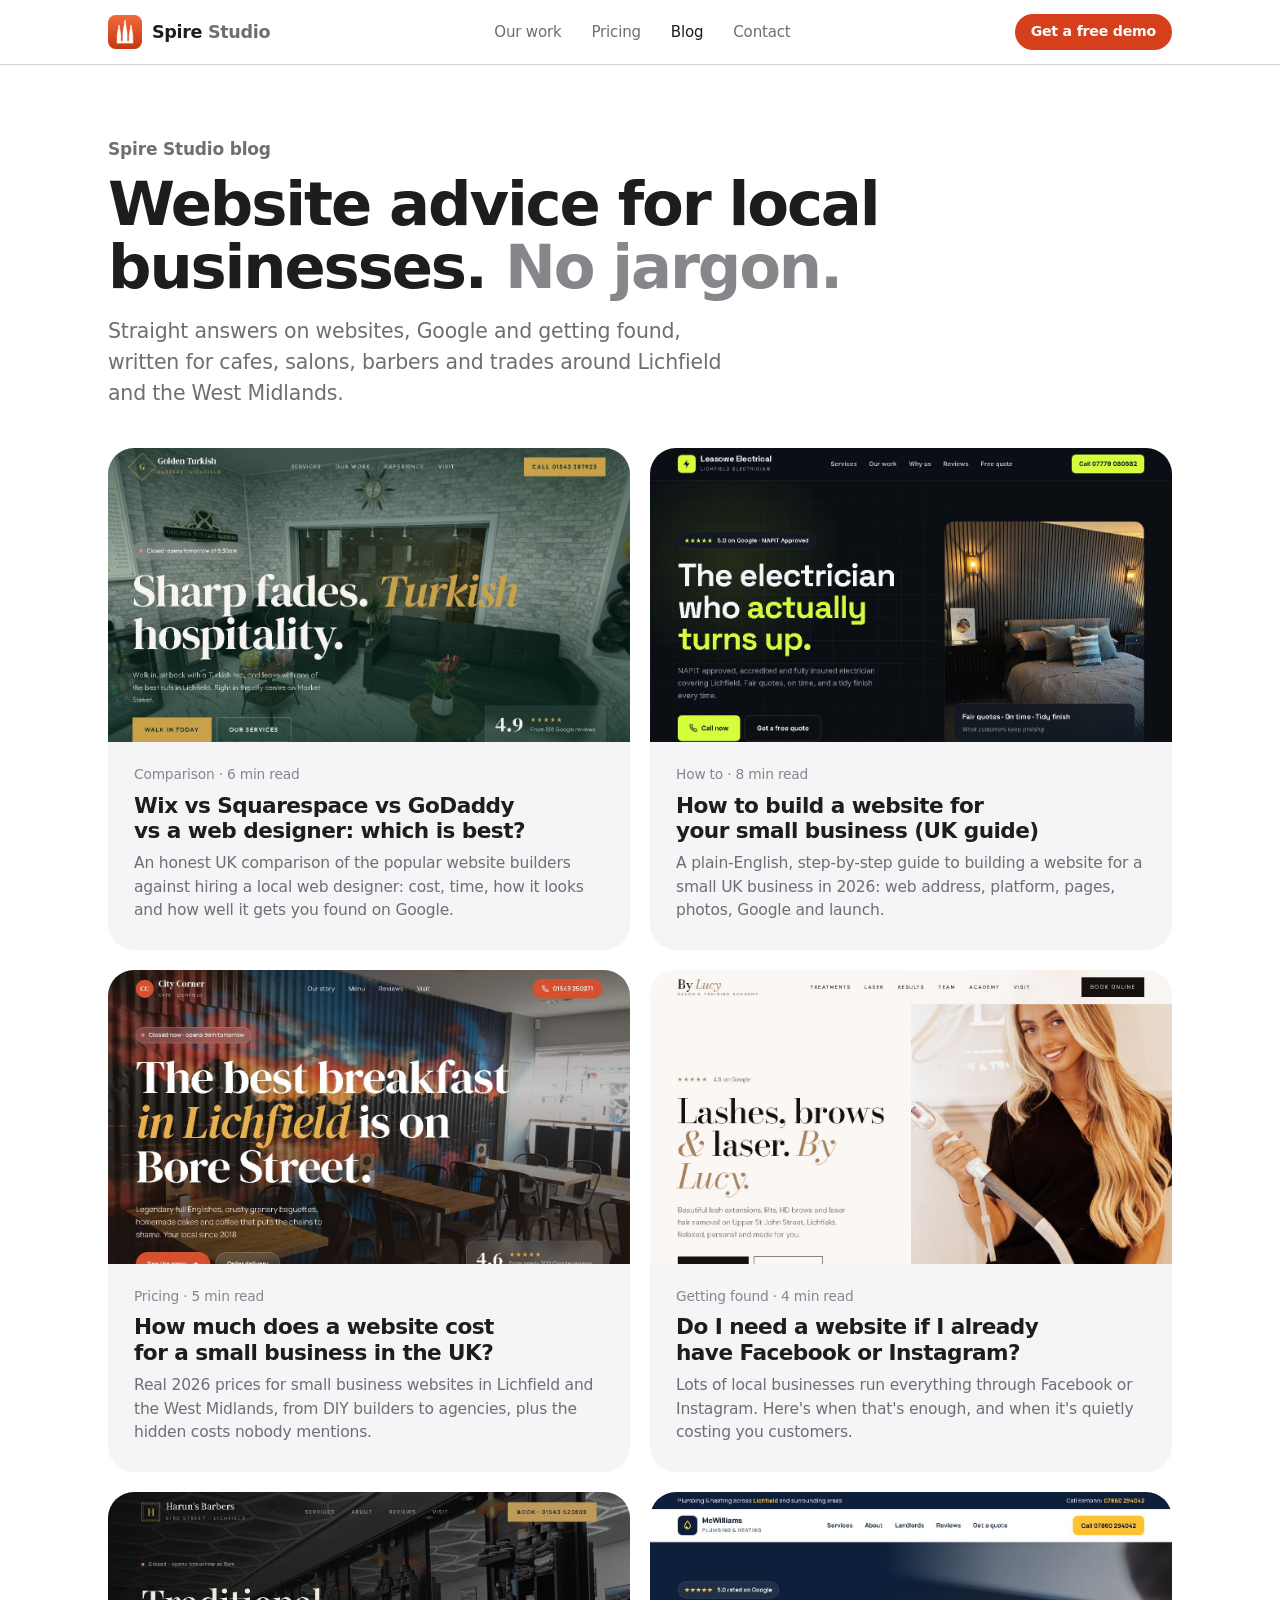
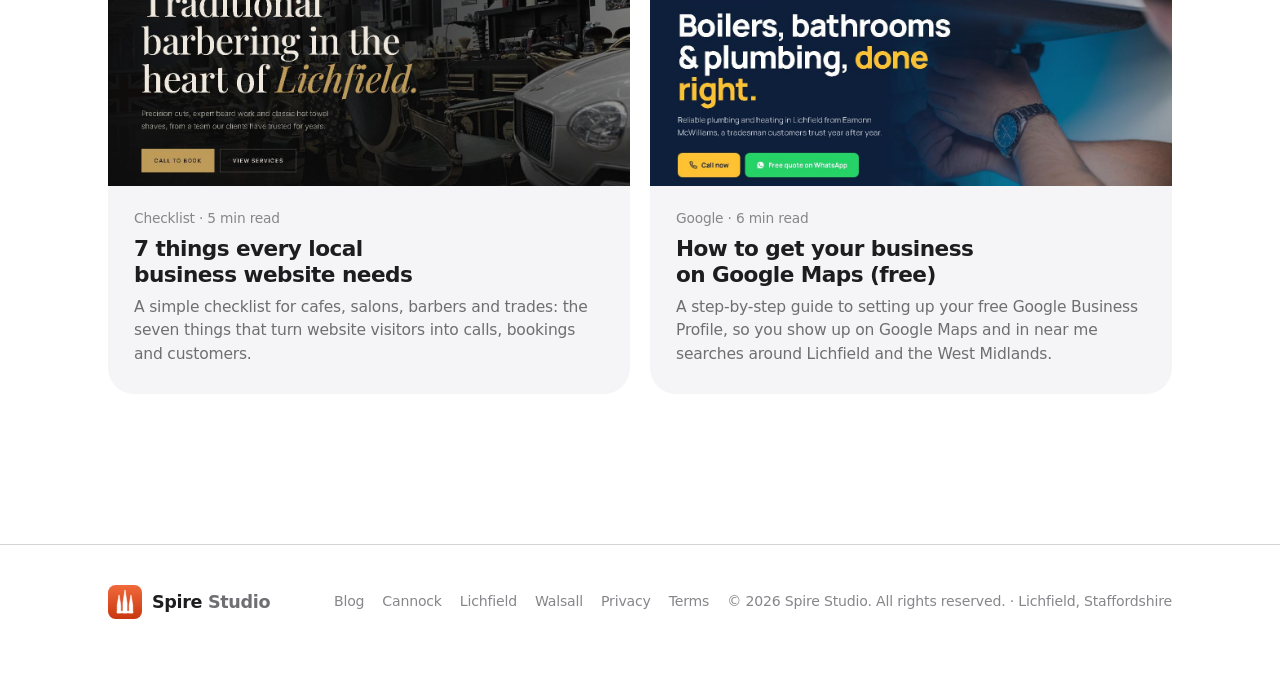
<file: blog/index.html>
<!doctype html>
<html lang="en-GB">
<head>
<meta charset="utf-8">
<meta name="viewport" content="width=device-width, initial-scale=1">
<meta http-equiv="Content-Security-Policy" content="default-src 'self'; img-src 'self' https://spirestudio.github.io data:; style-src 'self' 'unsafe-inline' https://fonts.googleapis.com; font-src https://fonts.gstatic.com; script-src 'self' 'unsafe-inline'; connect-src 'none'; object-src 'none'; base-uri 'self'; form-action 'none'">
<meta name="referrer" content="strict-origin-when-cross-origin">
<title>Blog: website advice for local businesses · Spire Studio</title>
<meta name="description" content="Plain-English advice on websites, Google and getting more customers, for family-run businesses in Lichfield, Walsall and the West Midlands.">
<link rel="canonical" href="https://spirestudio.github.io/blog/">
<meta property="og:type" content="website">
<meta property="og:site_name" content="Spire Studio">
<meta property="og:title" content="Blog: website advice for local businesses">
<meta property="og:description" content="Plain-English advice on websites, Google and getting more customers, for family-run businesses in Lichfield, Walsall and the West Midlands.">
<meta property="og:url" content="https://spirestudio.github.io/blog/">
<meta property="og:image" content="https://spirestudio.github.io/apple-touch-icon.png">
<meta name="color-scheme" content="light">
<meta name="theme-color" content="#ffffff">
<link rel="icon" type="image/png" href="../favicon.png">
<link rel="apple-touch-icon" href="../apple-touch-icon.png">
<link rel="preconnect" href="https://fonts.googleapis.com">
<link rel="preconnect" href="https://fonts.gstatic.com" crossorigin>
<link href="https://fonts.googleapis.com/css2?family=Inter:wght@400;500;600;700&display=swap" rel="stylesheet">
<link rel="stylesheet" href="../assets/site.css">

</head>
<body>
<nav class="nav"><div class="wrap">
  <a href=".././" class="logo" aria-label="Spire Studio home"><svg viewBox="0 0 1024 1024" aria-hidden="true"><defs><linearGradient id="lg" x1="0" y1="0" x2="0" y2="1"><stop offset="0" stop-color="#f06a3b"/><stop offset="1" stop-color="#c9370f"/></linearGradient></defs><rect width="1024" height="1024" rx="230" fill="url(#lg)"/><g fill="#fff" stroke="#fff" stroke-width="18" stroke-linejoin="round"><path d="M278 840H386V610L332 300L278 610Z"/><path d="M450 840H574V540L512 150L450 540Z"/><path d="M638 840H746V610L692 300L638 610Z"/><path d="M278 790H746V840H278Z"/></g></svg><span>Spire <span class="lg2">Studio</span></span></a>
  <div class="links"><a href=".././#work">Our work</a><a href=".././#pricing">Pricing</a><a href="../blog/" aria-current="page">Blog</a><a href=".././#contact">Contact</a></div>
  <a href=".././#contact" class="btn btn-o">Get a free demo</a>
</div></nav>
<main class="wrap"><header class="ph"><div class="eyebrow">Spire Studio blog</div><h1>Website advice for local businesses. <span>No jargon.</span></h1><p class="lead">Straight answers on websites, Google and getting found, written for cafes, salons, barbers and trades around Lichfield and the West Midlands.</p></header>
<div class="posts"><a class="post-card" href="wix-vs-squarespace-vs-web-designer.html"><div class="im"><img src="https://spirestudio.github.io/work/golden-turkish-barbers.jpg" alt="A barbers website designed by a web designer" loading="lazy"></div><div class="tx"><div class="meta">Comparison · 6 min read</div><h2>Wix vs Squarespace vs GoDaddy vs a web designer: which is best?</h2><p>An honest UK comparison of the popular website builders against hiring a local web designer: cost, time, how it looks and how well it gets you found on Google.</p></div></a>
<a class="post-card" href="how-to-build-a-website-for-a-small-business.html"><div class="im"><img src="https://spirestudio.github.io/work/leasowe-electrical.jpg" alt="An electrician's website with a quote form" loading="lazy"></div><div class="tx"><div class="meta">How to · 8 min read</div><h2>How to build a website for your small business (UK guide)</h2><p>A plain-English, step-by-step guide to building a website for a small UK business in 2026: web address, platform, pages, photos, Google and launch.</p></div></a>
<a class="post-card" href="how-much-does-a-website-cost-small-business.html"><div class="im"><img src="https://spirestudio.github.io/work/city-corner-cafe.jpg" alt="A cafe website on a laptop screen" loading="lazy"></div><div class="tx"><div class="meta">Pricing · 5 min read</div><h2>How much does a website cost for a small business in the UK?</h2><p>Real 2026 prices for small business websites in Lichfield and the West Midlands, from DIY builders to agencies, plus the hidden costs nobody mentions.</p></div></a>
<a class="post-card" href="do-i-need-a-website-if-i-have-facebook.html"><div class="im"><img src="https://spirestudio.github.io/work/by-lucy.jpg" alt="A lash salon website shown on screen" loading="lazy"></div><div class="tx"><div class="meta">Getting found · 4 min read</div><h2>Do I need a website if I already have Facebook or Instagram?</h2><p>Lots of local businesses run everything through Facebook or Instagram. Here's when that's enough, and when it's quietly costing you customers.</p></div></a>
<a class="post-card" href="what-every-local-business-website-needs.html"><div class="im"><img src="https://spirestudio.github.io/work/haruns-barbers.jpg" alt="A barbers website with a call to book button" loading="lazy"></div><div class="tx"><div class="meta">Checklist · 5 min read</div><h2>7 things every local business website needs</h2><p>A simple checklist for cafes, salons, barbers and trades: the seven things that turn website visitors into calls, bookings and customers.</p></div></a>
<a class="post-card" href="google-business-profile-guide.html"><div class="im"><img src="https://spirestudio.github.io/work/mcwilliams-plumbing.jpg" alt="A plumber's website with a 5-star Google rating" loading="lazy"></div><div class="tx"><div class="meta">Google · 6 min read</div><h2>How to get your business on Google Maps (free)</h2><p>A step-by-step guide to setting up your free Google Business Profile, so you show up on Google Maps and in near me searches around Lichfield and the West Midlands.</p></div></a></div></main>
<footer><div class="wrap">
  <a href=".././" class="logo"><svg viewBox="0 0 1024 1024" aria-hidden="true"><defs><linearGradient id="lg" x1="0" y1="0" x2="0" y2="1"><stop offset="0" stop-color="#f06a3b"/><stop offset="1" stop-color="#c9370f"/></linearGradient></defs><rect width="1024" height="1024" rx="230" fill="url(#lg)"/><g fill="#fff" stroke="#fff" stroke-width="18" stroke-linejoin="round"><path d="M278 840H386V610L332 300L278 610Z"/><path d="M450 840H574V540L512 150L450 540Z"/><path d="M638 840H746V610L692 300L638 610Z"/><path d="M278 790H746V840H278Z"/></g></svg><span>Spire <span class="lg2">Studio</span></span></a>
  <div class="flinks"><a href="../blog/">Blog</a><a href="../website-designer-cannock.html">Cannock</a><a href="../website-designer-lichfield.html">Lichfield</a><a href="../website-designer-walsall.html">Walsall</a><a href="../privacy.html">Privacy</a><a href="../terms.html">Terms</a><span>© 2026 Spire Studio. All rights reserved. · Lichfield, Staffordshire</span></div>
</div></footer>
</body>
</html>
</file>
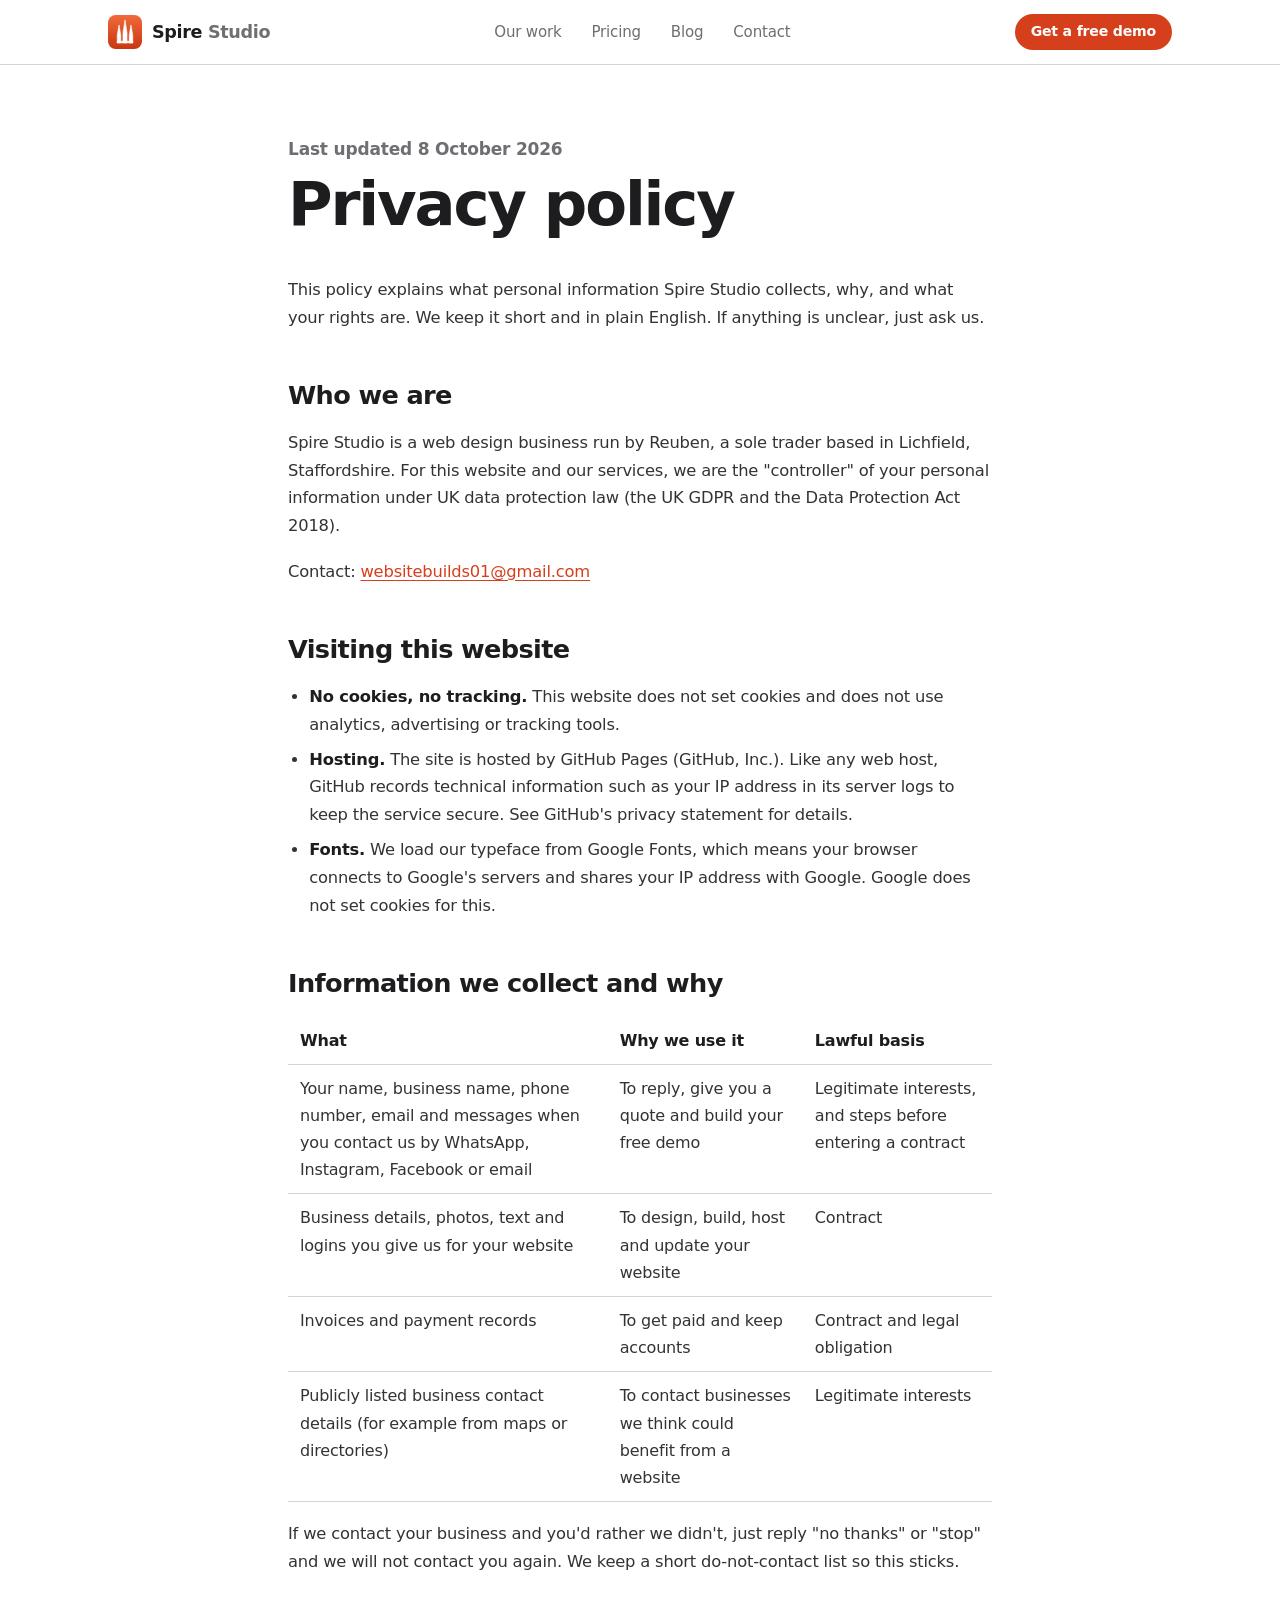
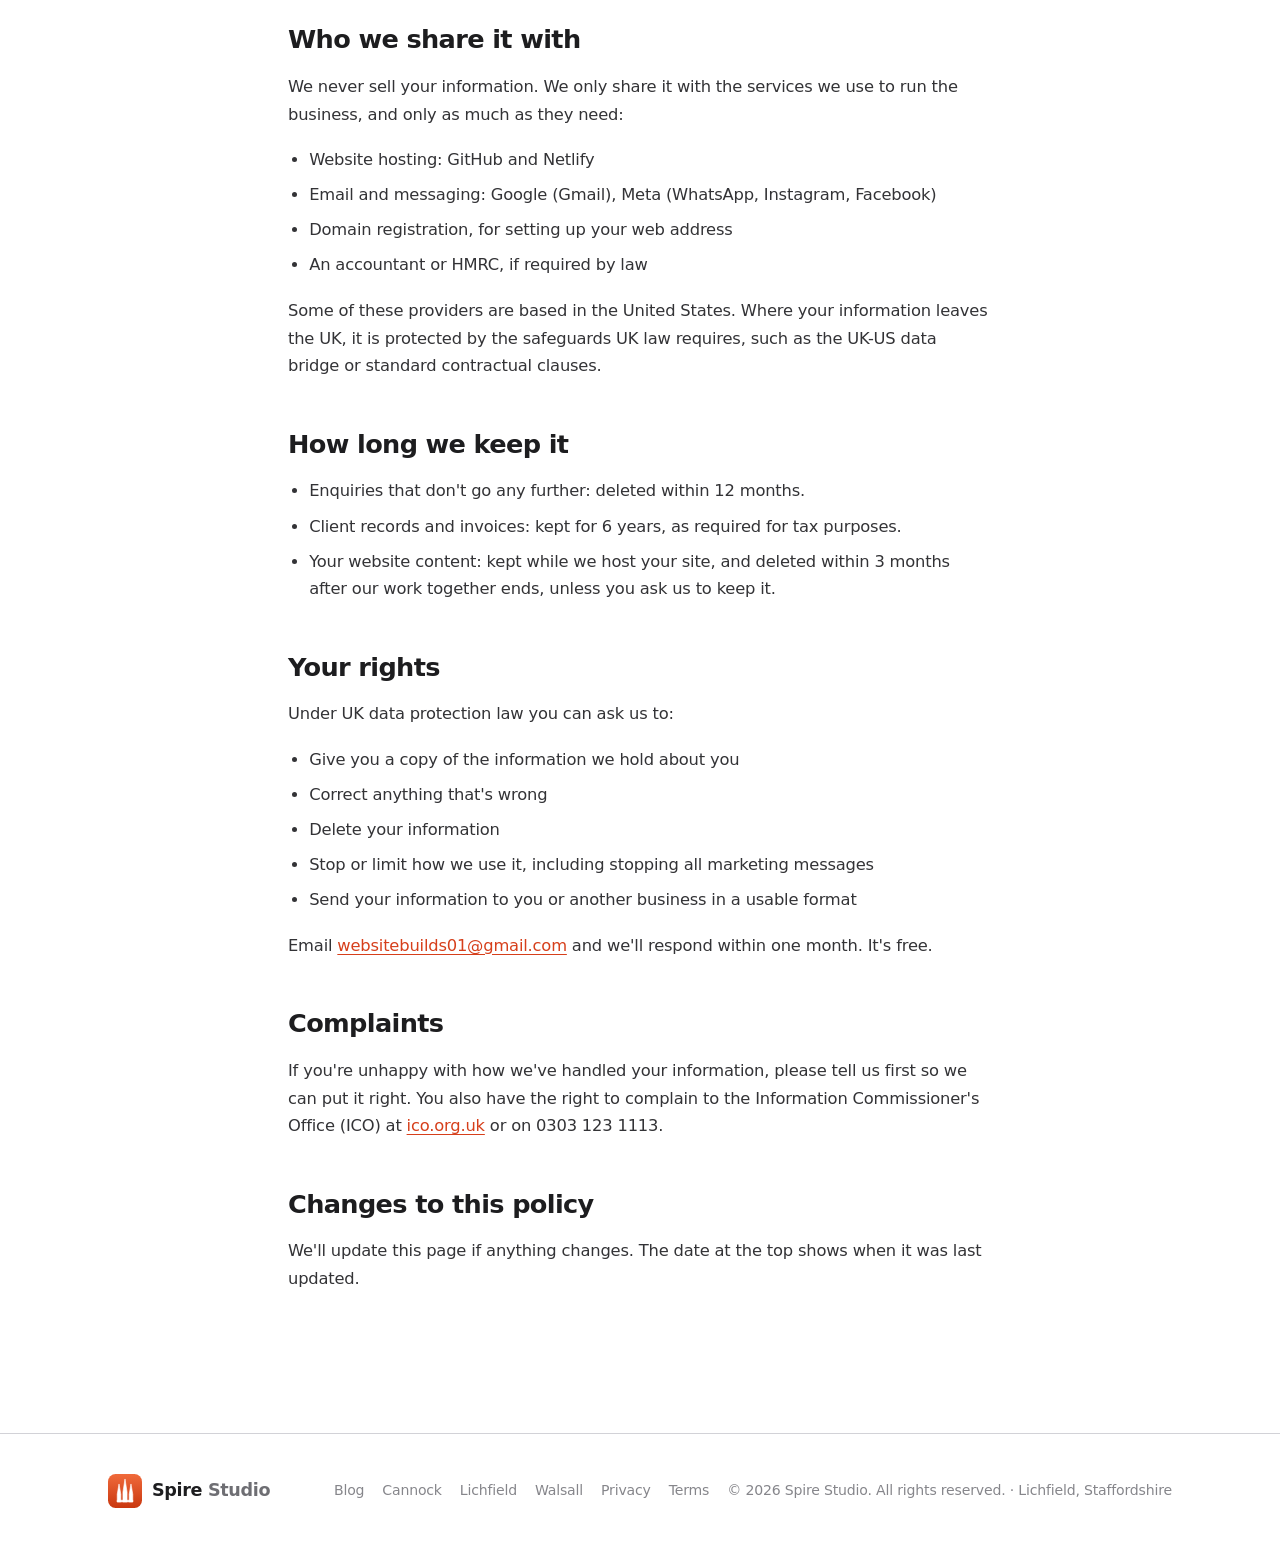
<file: privacy.html>
<!doctype html>
<html lang="en-GB">
<head>
<meta charset="utf-8">
<meta name="viewport" content="width=device-width, initial-scale=1">
<meta http-equiv="Content-Security-Policy" content="default-src 'self'; img-src 'self' https://spirestudio.github.io data:; style-src 'self' 'unsafe-inline' https://fonts.googleapis.com; font-src https://fonts.gstatic.com; script-src 'self' 'unsafe-inline'; connect-src 'none'; object-src 'none'; base-uri 'self'; form-action 'none'">
<meta name="referrer" content="strict-origin-when-cross-origin">
<title>Privacy policy · Spire Studio</title>
<meta name="description" content="How Spire Studio collects, uses and protects personal information, and your rights under UK data protection law.">
<link rel="canonical" href="https://spirestudio.github.io/privacy.html">
<meta property="og:type" content="website">
<meta property="og:site_name" content="Spire Studio">
<meta property="og:title" content="Privacy policy">
<meta property="og:description" content="How Spire Studio collects, uses and protects personal information, and your rights under UK data protection law.">
<meta property="og:url" content="https://spirestudio.github.io/privacy.html">
<meta property="og:image" content="https://spirestudio.github.io/apple-touch-icon.png">
<meta name="color-scheme" content="light">
<meta name="theme-color" content="#ffffff">
<link rel="icon" type="image/png" href="favicon.png">
<link rel="apple-touch-icon" href="apple-touch-icon.png">
<link rel="preconnect" href="https://fonts.googleapis.com">
<link rel="preconnect" href="https://fonts.gstatic.com" crossorigin>
<link href="https://fonts.googleapis.com/css2?family=Inter:wght@400;500;600;700&display=swap" rel="stylesheet">
<link rel="stylesheet" href="assets/site.css">

</head>
<body>
<nav class="nav"><div class="wrap">
  <a href="./" class="logo" aria-label="Spire Studio home"><svg viewBox="0 0 1024 1024" aria-hidden="true"><defs><linearGradient id="lg" x1="0" y1="0" x2="0" y2="1"><stop offset="0" stop-color="#f06a3b"/><stop offset="1" stop-color="#c9370f"/></linearGradient></defs><rect width="1024" height="1024" rx="230" fill="url(#lg)"/><g fill="#fff" stroke="#fff" stroke-width="18" stroke-linejoin="round"><path d="M278 840H386V610L332 300L278 610Z"/><path d="M450 840H574V540L512 150L450 540Z"/><path d="M638 840H746V610L692 300L638 610Z"/><path d="M278 790H746V840H278Z"/></g></svg><span>Spire <span class="lg2">Studio</span></span></a>
  <div class="links"><a href="./#work">Our work</a><a href="./#pricing">Pricing</a><a href="blog/">Blog</a><a href="./#contact">Contact</a></div>
  <a href="./#contact" class="btn btn-o">Get a free demo</a>
</div></nav>
<main class="wrap legal"><header class="ph"><div class="eyebrow">Last updated 8 October 2026</div><h1>Privacy policy</h1></header><div class="prose">
<p>This policy explains what personal information Spire Studio collects, why, and what your rights are. We keep it short and in plain English. If anything is unclear, just ask us.</p>

<h2>Who we are</h2>
<p>Spire Studio is a web design business run by Reuben, a sole trader based in Lichfield, Staffordshire. For this website and our services, we are the "controller" of your personal information under UK data protection law (the UK GDPR and the Data Protection Act 2018).</p>
<p>Contact: <a href="mailto:websitebuilds01@gmail.com">websitebuilds01@gmail.com</a></p>

<h2>Visiting this website</h2>
<ul>
<li><strong>No cookies, no tracking.</strong> This website does not set cookies and does not use analytics, advertising or tracking tools.</li>
<li><strong>Hosting.</strong> The site is hosted by GitHub Pages (GitHub, Inc.). Like any web host, GitHub records technical information such as your IP address in its server logs to keep the service secure. See GitHub's privacy statement for details.</li>
<li><strong>Fonts.</strong> We load our typeface from Google Fonts, which means your browser connects to Google's servers and shares your IP address with Google. Google does not set cookies for this.</li>
</ul>

<h2>Information we collect and why</h2>
<div class="table-wrap"><table>
<tr><th>What</th><th>Why we use it</th><th>Lawful basis</th></tr>
<tr><td>Your name, business name, phone number, email and messages when you contact us by WhatsApp, Instagram, Facebook or email</td><td>To reply, give you a quote and build your free demo</td><td>Legitimate interests, and steps before entering a contract</td></tr>
<tr><td>Business details, photos, text and logins you give us for your website</td><td>To design, build, host and update your website</td><td>Contract</td></tr>
<tr><td>Invoices and payment records</td><td>To get paid and keep accounts</td><td>Contract and legal obligation</td></tr>
<tr><td>Publicly listed business contact details (for example from maps or directories)</td><td>To contact businesses we think could benefit from a website</td><td>Legitimate interests</td></tr>
</table></div>
<p>If we contact your business and you'd rather we didn't, just reply "no thanks" or "stop" and we will not contact you again. We keep a short do-not-contact list so this sticks.</p>

<h2>Who we share it with</h2>
<p>We never sell your information. We only share it with the services we use to run the business, and only as much as they need:</p>
<ul>
<li>Website hosting: GitHub and Netlify</li>
<li>Email and messaging: Google (Gmail), Meta (WhatsApp, Instagram, Facebook)</li>
<li>Domain registration, for setting up your web address</li>
<li>An accountant or HMRC, if required by law</li>
</ul>
<p>Some of these providers are based in the United States. Where your information leaves the UK, it is protected by the safeguards UK law requires, such as the UK-US data bridge or standard contractual clauses.</p>

<h2>How long we keep it</h2>
<ul>
<li>Enquiries that don't go any further: deleted within 12 months.</li>
<li>Client records and invoices: kept for 6 years, as required for tax purposes.</li>
<li>Your website content: kept while we host your site, and deleted within 3 months after our work together ends, unless you ask us to keep it.</li>
</ul>

<h2>Your rights</h2>
<p>Under UK data protection law you can ask us to:</p>
<ul>
<li>Give you a copy of the information we hold about you</li>
<li>Correct anything that's wrong</li>
<li>Delete your information</li>
<li>Stop or limit how we use it, including stopping all marketing messages</li>
<li>Send your information to you or another business in a usable format</li>
</ul>
<p>Email <a href="mailto:websitebuilds01@gmail.com">websitebuilds01@gmail.com</a> and we'll respond within one month. It's free.</p>

<h2>Complaints</h2>
<p>If you're unhappy with how we've handled your information, please tell us first so we can put it right. You also have the right to complain to the Information Commissioner's Office (ICO) at <a href="https://ico.org.uk/make-a-complaint/" target="_blank" rel="noopener">ico.org.uk</a> or on 0303 123 1113.</p>

<h2>Changes to this policy</h2>
<p>We'll update this page if anything changes. The date at the top shows when it was last updated.</p>

</div></main>
<footer><div class="wrap">
  <a href="./" class="logo"><svg viewBox="0 0 1024 1024" aria-hidden="true"><defs><linearGradient id="lg" x1="0" y1="0" x2="0" y2="1"><stop offset="0" stop-color="#f06a3b"/><stop offset="1" stop-color="#c9370f"/></linearGradient></defs><rect width="1024" height="1024" rx="230" fill="url(#lg)"/><g fill="#fff" stroke="#fff" stroke-width="18" stroke-linejoin="round"><path d="M278 840H386V610L332 300L278 610Z"/><path d="M450 840H574V540L512 150L450 540Z"/><path d="M638 840H746V610L692 300L638 610Z"/><path d="M278 790H746V840H278Z"/></g></svg><span>Spire <span class="lg2">Studio</span></span></a>
  <div class="flinks"><a href="blog/">Blog</a><a href="website-designer-cannock.html">Cannock</a><a href="website-designer-lichfield.html">Lichfield</a><a href="website-designer-walsall.html">Walsall</a><a href="privacy.html">Privacy</a><a href="terms.html">Terms</a><span>© 2026 Spire Studio. All rights reserved. · Lichfield, Staffordshire</span></div>
</div></footer>
</body>
</html>
</file>
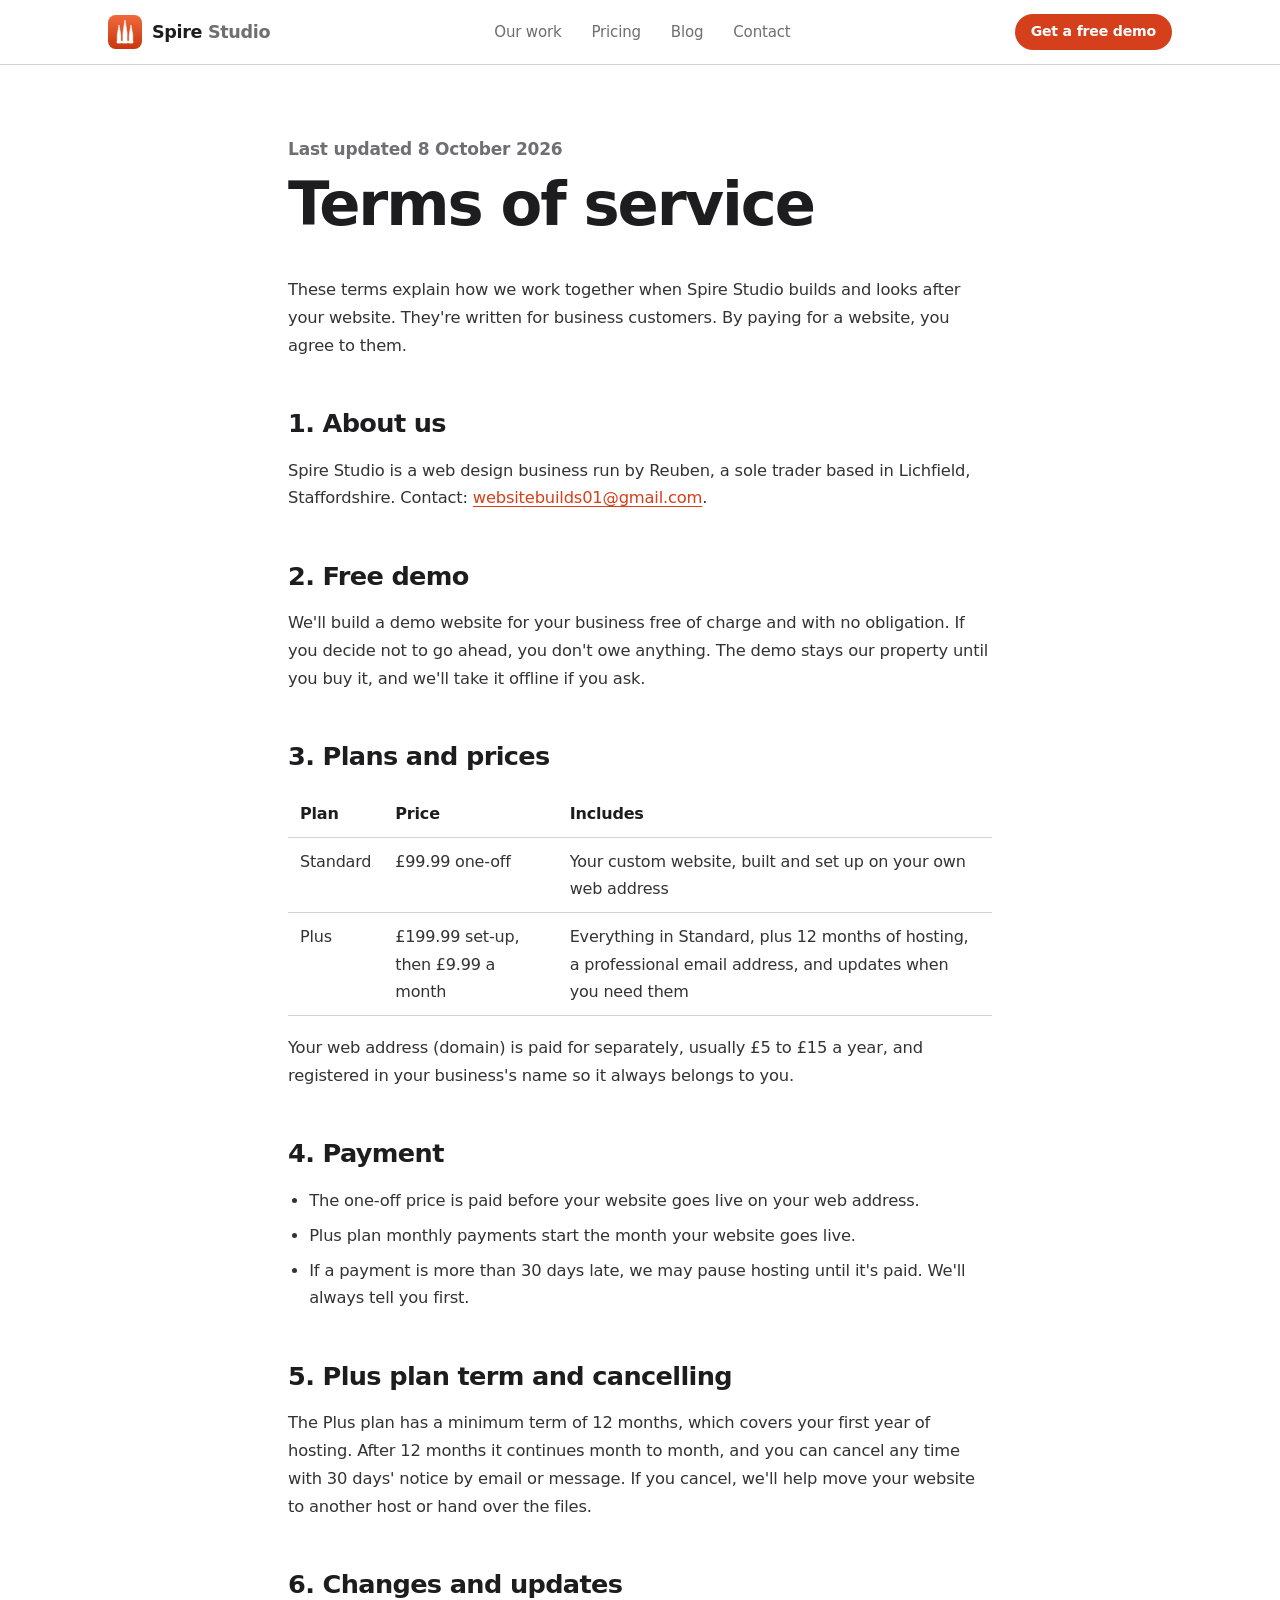
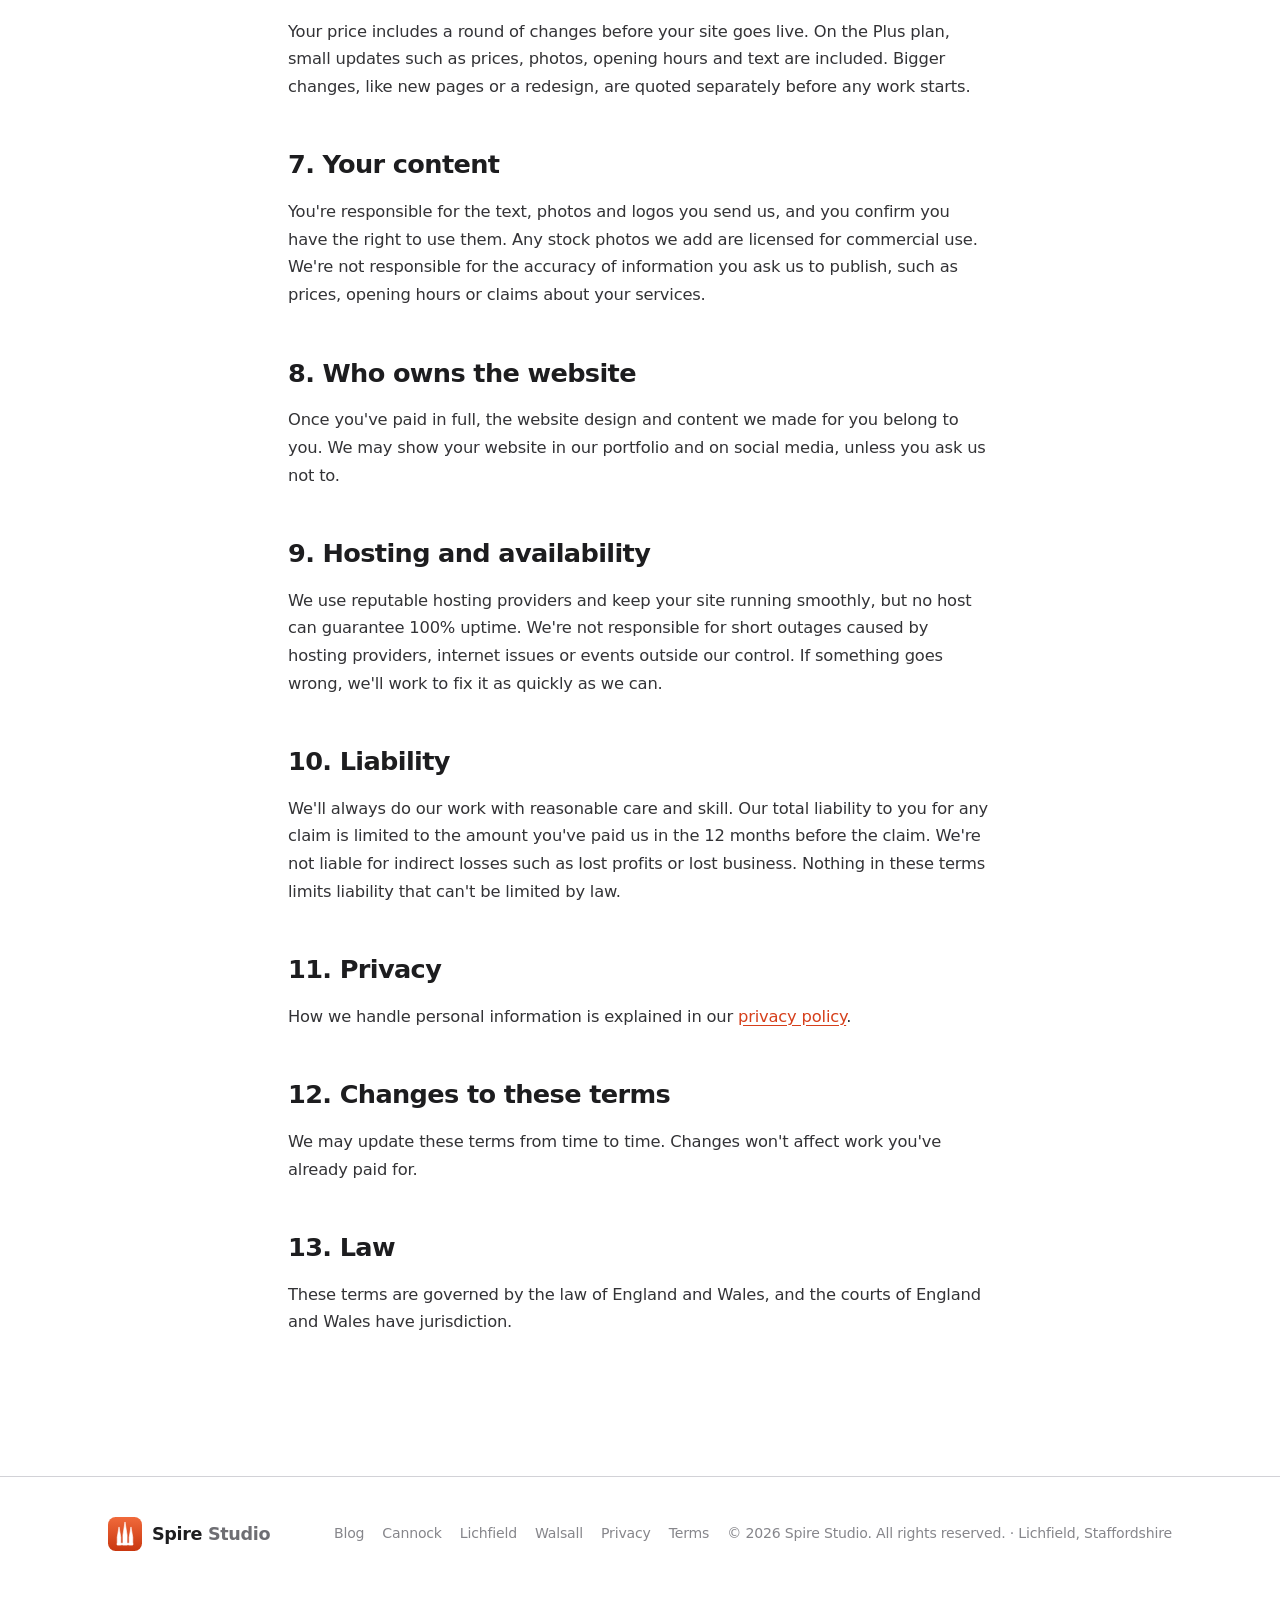
<file: terms.html>
<!doctype html>
<html lang="en-GB">
<head>
<meta charset="utf-8">
<meta name="viewport" content="width=device-width, initial-scale=1">
<meta http-equiv="Content-Security-Policy" content="default-src 'self'; img-src 'self' https://spirestudio.github.io data:; style-src 'self' 'unsafe-inline' https://fonts.googleapis.com; font-src https://fonts.gstatic.com; script-src 'self' 'unsafe-inline'; connect-src 'none'; object-src 'none'; base-uri 'self'; form-action 'none'">
<meta name="referrer" content="strict-origin-when-cross-origin">
<title>Terms of service · Spire Studio</title>
<meta name="description" content="The terms for Spire Studio website design, hosting and care plans for businesses.">
<link rel="canonical" href="https://spirestudio.github.io/terms.html">
<meta property="og:type" content="website">
<meta property="og:site_name" content="Spire Studio">
<meta property="og:title" content="Terms of service">
<meta property="og:description" content="The terms for Spire Studio website design, hosting and care plans for businesses.">
<meta property="og:url" content="https://spirestudio.github.io/terms.html">
<meta property="og:image" content="https://spirestudio.github.io/apple-touch-icon.png">
<meta name="color-scheme" content="light">
<meta name="theme-color" content="#ffffff">
<link rel="icon" type="image/png" href="favicon.png">
<link rel="apple-touch-icon" href="apple-touch-icon.png">
<link rel="preconnect" href="https://fonts.googleapis.com">
<link rel="preconnect" href="https://fonts.gstatic.com" crossorigin>
<link href="https://fonts.googleapis.com/css2?family=Inter:wght@400;500;600;700&display=swap" rel="stylesheet">
<link rel="stylesheet" href="assets/site.css">

</head>
<body>
<nav class="nav"><div class="wrap">
  <a href="./" class="logo" aria-label="Spire Studio home"><svg viewBox="0 0 1024 1024" aria-hidden="true"><defs><linearGradient id="lg" x1="0" y1="0" x2="0" y2="1"><stop offset="0" stop-color="#f06a3b"/><stop offset="1" stop-color="#c9370f"/></linearGradient></defs><rect width="1024" height="1024" rx="230" fill="url(#lg)"/><g fill="#fff" stroke="#fff" stroke-width="18" stroke-linejoin="round"><path d="M278 840H386V610L332 300L278 610Z"/><path d="M450 840H574V540L512 150L450 540Z"/><path d="M638 840H746V610L692 300L638 610Z"/><path d="M278 790H746V840H278Z"/></g></svg><span>Spire <span class="lg2">Studio</span></span></a>
  <div class="links"><a href="./#work">Our work</a><a href="./#pricing">Pricing</a><a href="blog/">Blog</a><a href="./#contact">Contact</a></div>
  <a href="./#contact" class="btn btn-o">Get a free demo</a>
</div></nav>
<main class="wrap legal"><header class="ph"><div class="eyebrow">Last updated 8 October 2026</div><h1>Terms of service</h1></header><div class="prose">
<p>These terms explain how we work together when Spire Studio builds and looks after your website. They're written for business customers. By paying for a website, you agree to them.</p>

<h2>1. About us</h2>
<p>Spire Studio is a web design business run by Reuben, a sole trader based in Lichfield, Staffordshire. Contact: <a href="mailto:websitebuilds01@gmail.com">websitebuilds01@gmail.com</a>.</p>

<h2>2. Free demo</h2>
<p>We'll build a demo website for your business free of charge and with no obligation. If you decide not to go ahead, you don't owe anything. The demo stays our property until you buy it, and we'll take it offline if you ask.</p>

<h2>3. Plans and prices</h2>
<div class="table-wrap"><table>
<tr><th>Plan</th><th>Price</th><th>Includes</th></tr>
<tr><td>Standard</td><td>£99.99 one-off</td><td>Your custom website, built and set up on your own web address</td></tr>
<tr><td>Plus</td><td>£199.99 set-up, then £9.99 a month</td><td>Everything in Standard, plus 12 months of hosting, a professional email address, and updates when you need them</td></tr>
</table></div>
<p>Your web address (domain) is paid for separately, usually £5 to £15 a year, and registered in your business's name so it always belongs to you.</p>

<h2>4. Payment</h2>
<ul>
<li>The one-off price is paid before your website goes live on your web address.</li>
<li>Plus plan monthly payments start the month your website goes live.</li>
<li>If a payment is more than 30 days late, we may pause hosting until it's paid. We'll always tell you first.</li>
</ul>

<h2>5. Plus plan term and cancelling</h2>
<p>The Plus plan has a minimum term of 12 months, which covers your first year of hosting. After 12 months it continues month to month, and you can cancel any time with 30 days' notice by email or message. If you cancel, we'll help move your website to another host or hand over the files.</p>

<h2>6. Changes and updates</h2>
<p>Your price includes a round of changes before your site goes live. On the Plus plan, small updates such as prices, photos, opening hours and text are included. Bigger changes, like new pages or a redesign, are quoted separately before any work starts.</p>

<h2>7. Your content</h2>
<p>You're responsible for the text, photos and logos you send us, and you confirm you have the right to use them. Any stock photos we add are licensed for commercial use. We're not responsible for the accuracy of information you ask us to publish, such as prices, opening hours or claims about your services.</p>

<h2>8. Who owns the website</h2>
<p>Once you've paid in full, the website design and content we made for you belong to you. We may show your website in our portfolio and on social media, unless you ask us not to.</p>

<h2>9. Hosting and availability</h2>
<p>We use reputable hosting providers and keep your site running smoothly, but no host can guarantee 100% uptime. We're not responsible for short outages caused by hosting providers, internet issues or events outside our control. If something goes wrong, we'll work to fix it as quickly as we can.</p>

<h2>10. Liability</h2>
<p>We'll always do our work with reasonable care and skill. Our total liability to you for any claim is limited to the amount you've paid us in the 12 months before the claim. We're not liable for indirect losses such as lost profits or lost business. Nothing in these terms limits liability that can't be limited by law.</p>

<h2>11. Privacy</h2>
<p>How we handle personal information is explained in our <a href="privacy.html">privacy policy</a>.</p>

<h2>12. Changes to these terms</h2>
<p>We may update these terms from time to time. Changes won't affect work you've already paid for.</p>

<h2>13. Law</h2>
<p>These terms are governed by the law of England and Wales, and the courts of England and Wales have jurisdiction.</p>

</div></main>
<footer><div class="wrap">
  <a href="./" class="logo"><svg viewBox="0 0 1024 1024" aria-hidden="true"><defs><linearGradient id="lg" x1="0" y1="0" x2="0" y2="1"><stop offset="0" stop-color="#f06a3b"/><stop offset="1" stop-color="#c9370f"/></linearGradient></defs><rect width="1024" height="1024" rx="230" fill="url(#lg)"/><g fill="#fff" stroke="#fff" stroke-width="18" stroke-linejoin="round"><path d="M278 840H386V610L332 300L278 610Z"/><path d="M450 840H574V540L512 150L450 540Z"/><path d="M638 840H746V610L692 300L638 610Z"/><path d="M278 790H746V840H278Z"/></g></svg><span>Spire <span class="lg2">Studio</span></span></a>
  <div class="flinks"><a href="blog/">Blog</a><a href="website-designer-cannock.html">Cannock</a><a href="website-designer-lichfield.html">Lichfield</a><a href="website-designer-walsall.html">Walsall</a><a href="privacy.html">Privacy</a><a href="terms.html">Terms</a><span>© 2026 Spire Studio. All rights reserved. · Lichfield, Staffordshire</span></div>
</div></footer>
</body>
</html>
</file>
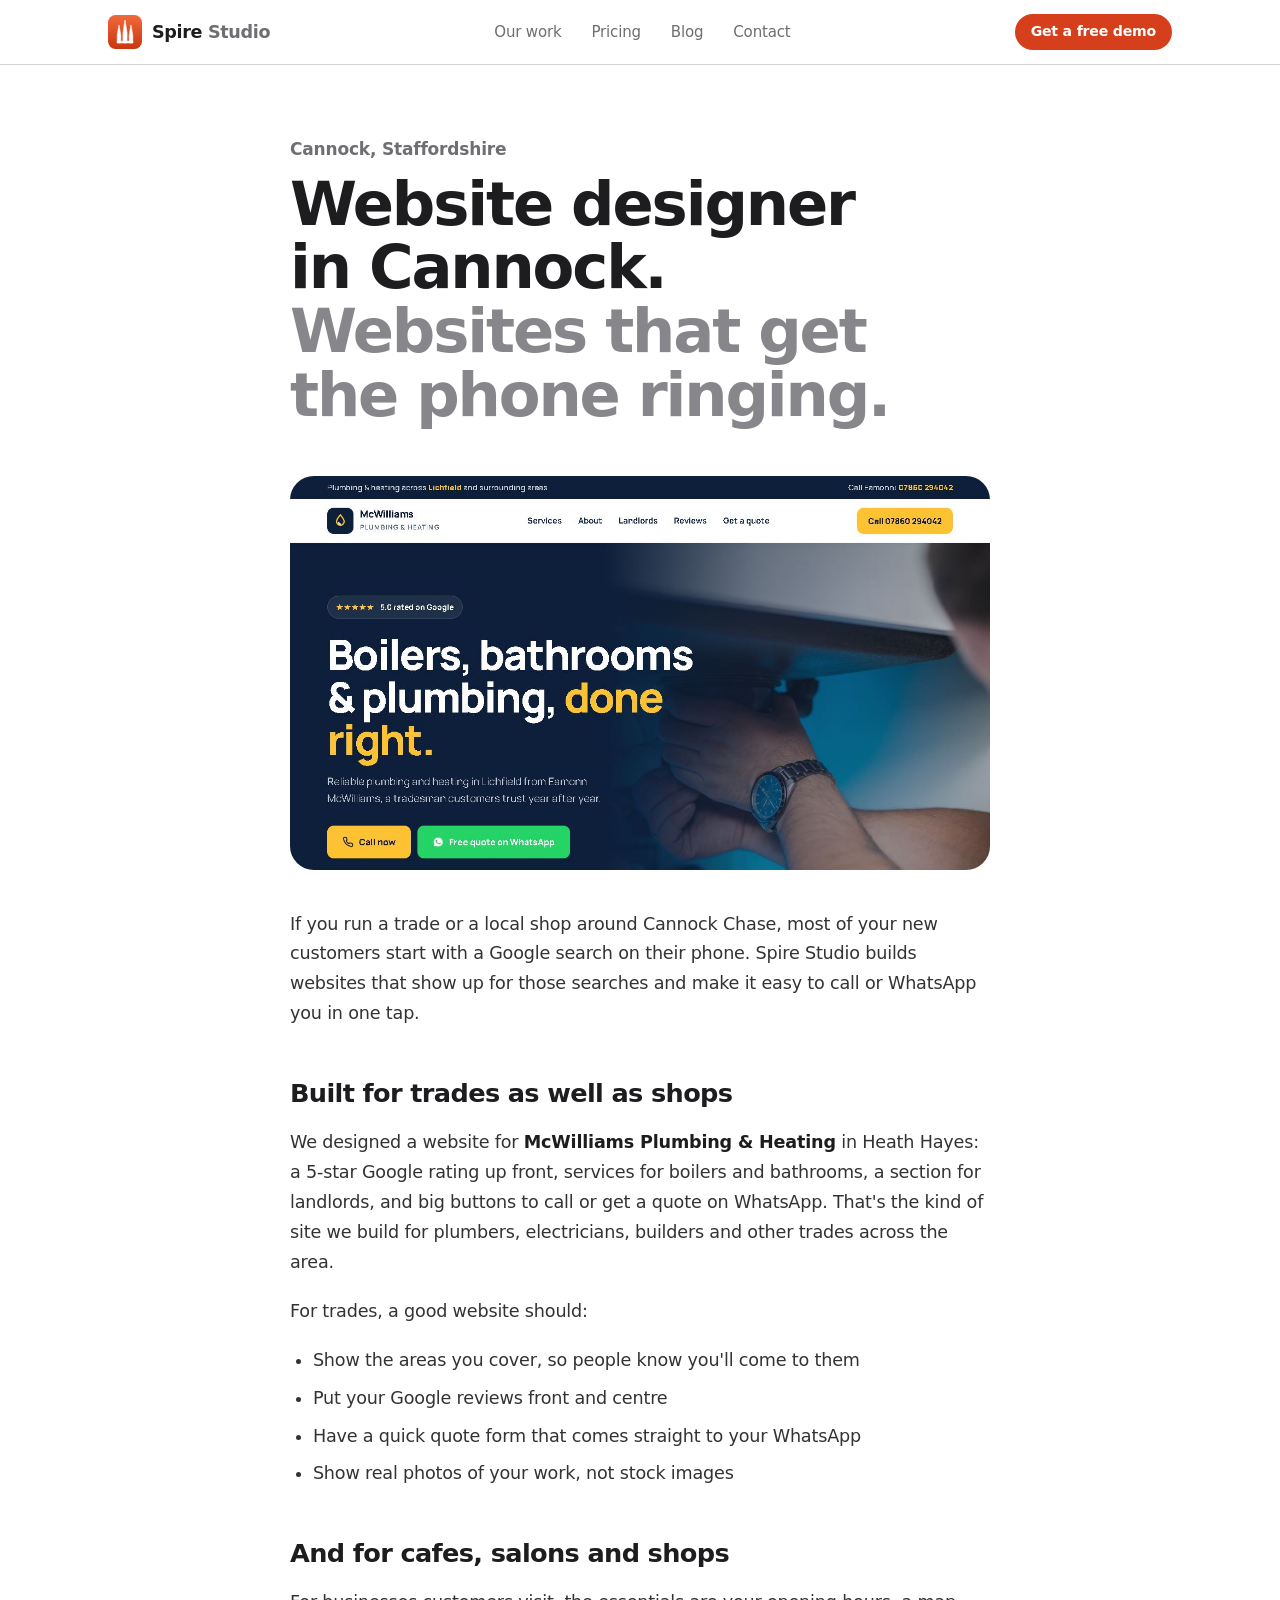
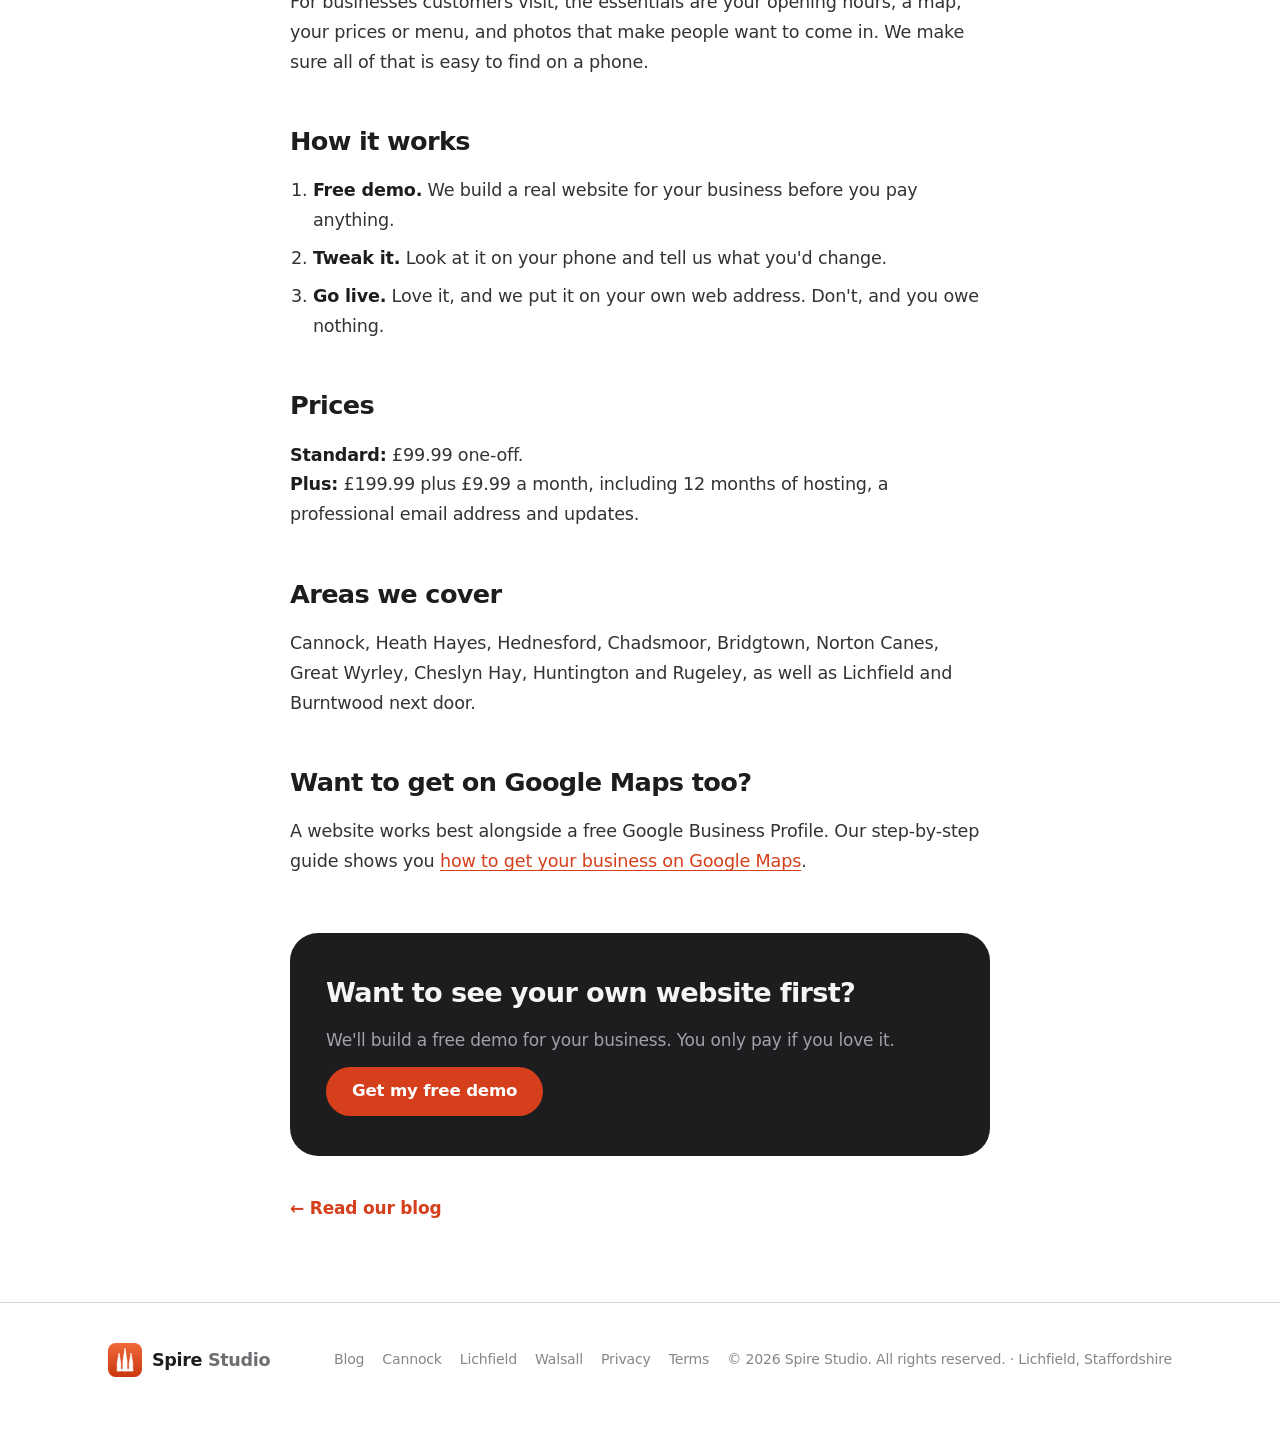
<file: website-designer-cannock.html>
<!doctype html>
<html lang="en-GB">
<head>
<meta charset="utf-8">
<meta name="viewport" content="width=device-width, initial-scale=1">
<meta http-equiv="Content-Security-Policy" content="default-src 'self'; img-src 'self' https://spirestudio.github.io data:; style-src 'self' 'unsafe-inline' https://fonts.googleapis.com; font-src https://fonts.gstatic.com; script-src 'self' 'unsafe-inline'; connect-src 'none'; object-src 'none'; base-uri 'self'; form-action 'none'">
<meta name="referrer" content="strict-origin-when-cross-origin">
<title>Website designer in Cannock · Spire Studio</title>
<meta name="description" content="Modern websites for tradespeople and local businesses in Cannock, Heath Hayes, Hednesford and Great Wyrley. Built by Spire Studio, with a free demo first.">
<link rel="canonical" href="https://spirestudio.github.io/website-designer-cannock.html">
<meta property="og:type" content="website">
<meta property="og:site_name" content="Spire Studio">
<meta property="og:title" content="Website designer in Cannock">
<meta property="og:description" content="Modern websites for tradespeople and local businesses in Cannock, Heath Hayes, Hednesford and Great Wyrley. Built by Spire Studio, with a free demo first.">
<meta property="og:url" content="https://spirestudio.github.io/website-designer-cannock.html">
<meta property="og:image" content="https://spirestudio.github.io/work/mcwilliams-plumbing.jpg">
<meta name="color-scheme" content="light">
<meta name="theme-color" content="#ffffff">
<link rel="icon" type="image/png" href="favicon.png">
<link rel="apple-touch-icon" href="apple-touch-icon.png">
<link rel="preconnect" href="https://fonts.googleapis.com">
<link rel="preconnect" href="https://fonts.gstatic.com" crossorigin>
<link href="https://fonts.googleapis.com/css2?family=Inter:wght@400;500;600;700&display=swap" rel="stylesheet">
<link rel="stylesheet" href="assets/site.css">

</head>
<body>
<nav class="nav"><div class="wrap">
  <a href="./" class="logo" aria-label="Spire Studio home"><svg viewBox="0 0 1024 1024" aria-hidden="true"><defs><linearGradient id="lg" x1="0" y1="0" x2="0" y2="1"><stop offset="0" stop-color="#f06a3b"/><stop offset="1" stop-color="#c9370f"/></linearGradient></defs><rect width="1024" height="1024" rx="230" fill="url(#lg)"/><g fill="#fff" stroke="#fff" stroke-width="18" stroke-linejoin="round"><path d="M278 840H386V610L332 300L278 610Z"/><path d="M450 840H574V540L512 150L450 540Z"/><path d="M638 840H746V610L692 300L638 610Z"/><path d="M278 790H746V840H278Z"/></g></svg><span>Spire <span class="lg2">Studio</span></span></a>
  <div class="links"><a href="./#work">Our work</a><a href="./#pricing">Pricing</a><a href="blog/">Blog</a><a href="./#contact">Contact</a></div>
  <a href="./#contact" class="btn btn-o">Get a free demo</a>
</div></nav>
<main class="wrap"><article class="article">
  <header class="ph"><div class="eyebrow">Cannock, Staffordshire</div><h1>Website designer in Cannock. <span>Websites that get the phone ringing.</span></h1></header>
  <div class="hero"><img src="https://spirestudio.github.io/work/mcwilliams-plumbing.jpg" alt="Website for a plumber in Heath Hayes, Cannock"></div>
  <div class="prose">
<p>If you run a trade or a local shop around Cannock Chase, most of your new customers start with a Google search on their phone. Spire Studio builds websites that show up for those searches and make it easy to call or WhatsApp you in one tap.</p>

<h2>Built for trades as well as shops</h2>
<p>We designed a website for <strong>McWilliams Plumbing &amp; Heating</strong> in Heath Hayes: a 5-star Google rating up front, services for boilers and bathrooms, a section for landlords, and big buttons to call or get a quote on WhatsApp. That's the kind of site we build for plumbers, electricians, builders and other trades across the area.</p>
<p>For trades, a good website should:</p>
<ul>
<li>Show the areas you cover, so people know you'll come to them</li>
<li>Put your Google reviews front and centre</li>
<li>Have a quick quote form that comes straight to your WhatsApp</li>
<li>Show real photos of your work, not stock images</li>
</ul>

<h2>And for cafes, salons and shops</h2>
<p>For businesses customers visit, the essentials are your opening hours, a map, your prices or menu, and photos that make people want to come in. We make sure all of that is easy to find on a phone.</p>

<h2>How it works</h2>
<ol>
<li><strong>Free demo.</strong> We build a real website for your business before you pay anything.</li>
<li><strong>Tweak it.</strong> Look at it on your phone and tell us what you'd change.</li>
<li><strong>Go live.</strong> Love it, and we put it on your own web address. Don't, and you owe nothing.</li>
</ol>

<h2>Prices</h2>
<p><strong>Standard:</strong> £99.99 one-off.<br><strong>Plus:</strong> £199.99 plus £9.99 a month, including 12 months of hosting, a professional email address and updates.</p>

<h2>Areas we cover</h2>
<p>Cannock, Heath Hayes, Hednesford, Chadsmoor, Bridgtown, Norton Canes, Great Wyrley, Cheslyn Hay, Huntington and Rugeley, as well as Lichfield and Burntwood next door.</p>

<h2>Want to get on Google Maps too?</h2>
<p>A website works best alongside a free Google Business Profile. Our step-by-step guide shows you <a href="blog/google-business-profile-guide.html">how to get your business on Google Maps</a>.</p>

  </div>
  <div class="cta-box"><h2>Want to see your own website first?</h2><p>We'll build a free demo for your business. You only pay if you love it.</p><a class="btn btn-o" href="./#contact">Get my free demo</a></div>
  <a class="back" href="blog/">← Read our blog</a>
</article></main>
<footer><div class="wrap">
  <a href="./" class="logo"><svg viewBox="0 0 1024 1024" aria-hidden="true"><defs><linearGradient id="lg" x1="0" y1="0" x2="0" y2="1"><stop offset="0" stop-color="#f06a3b"/><stop offset="1" stop-color="#c9370f"/></linearGradient></defs><rect width="1024" height="1024" rx="230" fill="url(#lg)"/><g fill="#fff" stroke="#fff" stroke-width="18" stroke-linejoin="round"><path d="M278 840H386V610L332 300L278 610Z"/><path d="M450 840H574V540L512 150L450 540Z"/><path d="M638 840H746V610L692 300L638 610Z"/><path d="M278 790H746V840H278Z"/></g></svg><span>Spire <span class="lg2">Studio</span></span></a>
  <div class="flinks"><a href="blog/">Blog</a><a href="website-designer-cannock.html">Cannock</a><a href="website-designer-lichfield.html">Lichfield</a><a href="website-designer-walsall.html">Walsall</a><a href="privacy.html">Privacy</a><a href="terms.html">Terms</a><span>© 2026 Spire Studio. All rights reserved. · Lichfield, Staffordshire</span></div>
</div></footer>
</body>
</html>
</file>
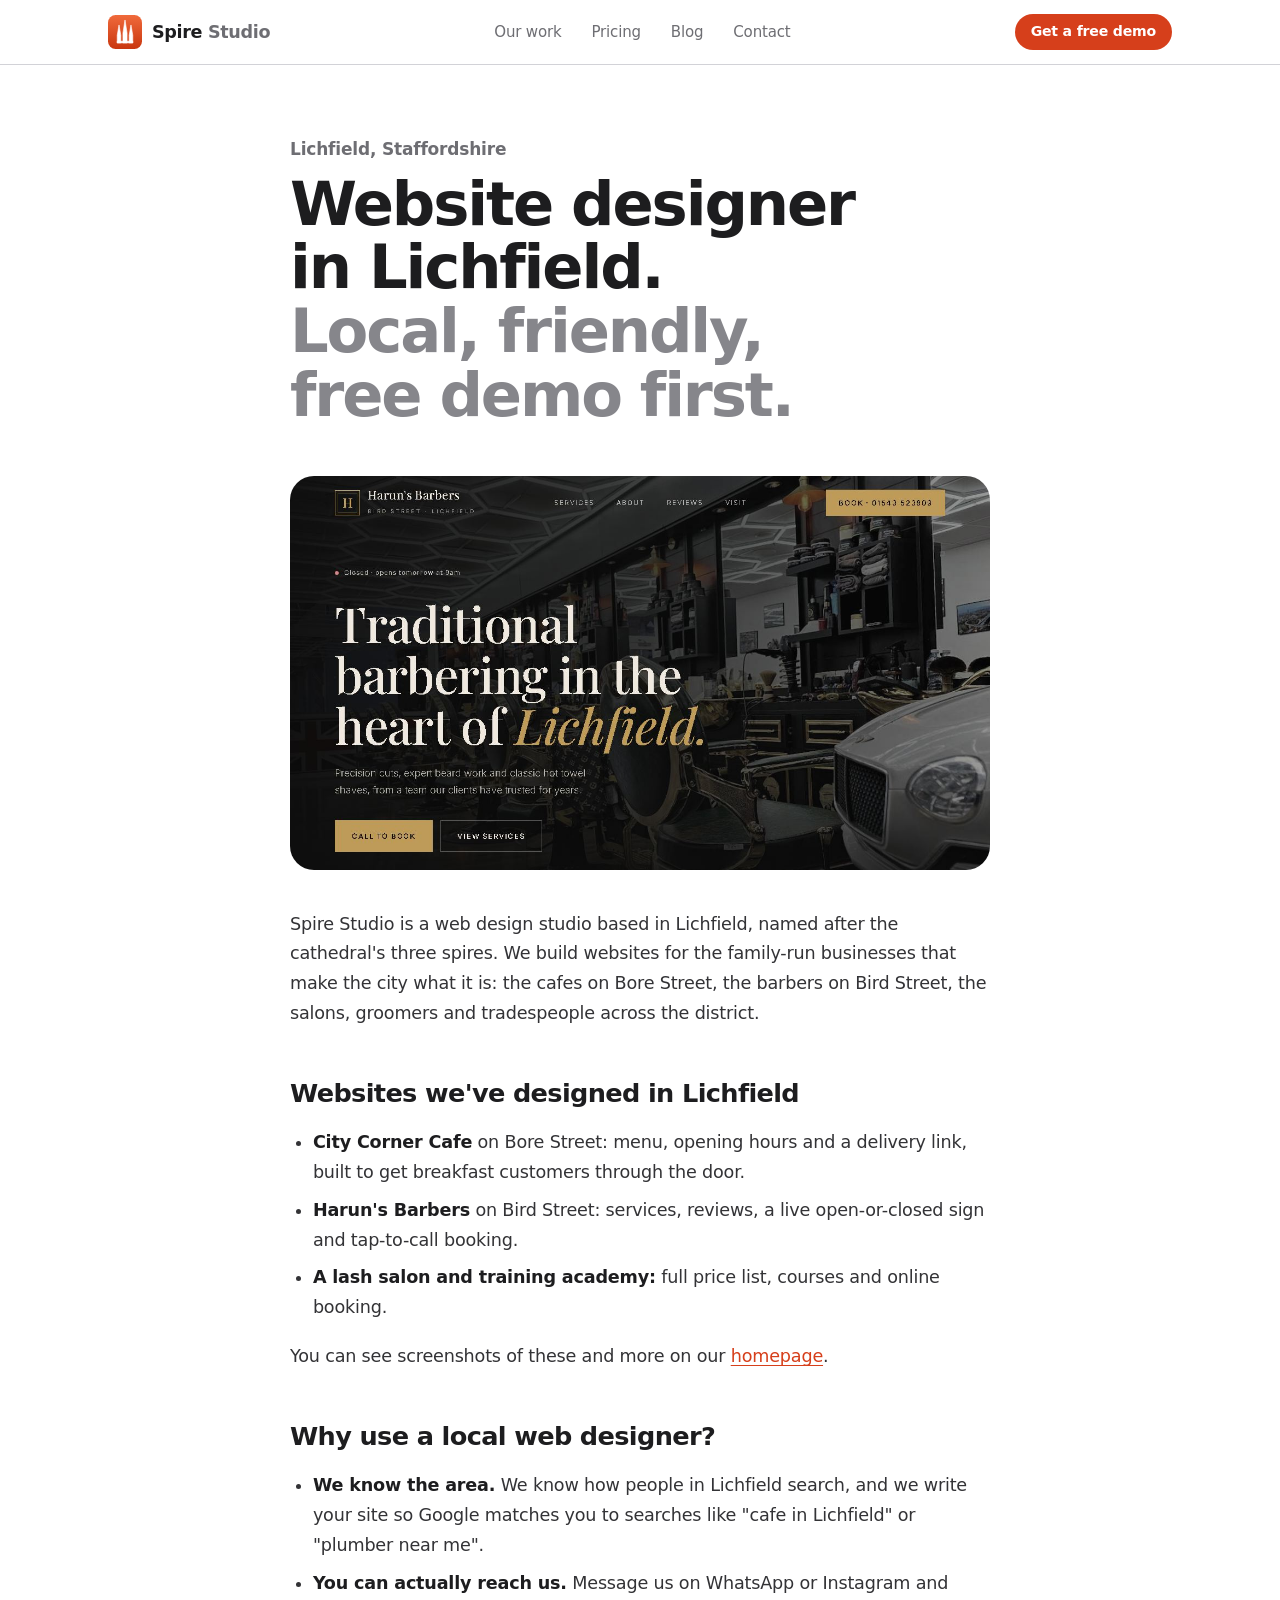
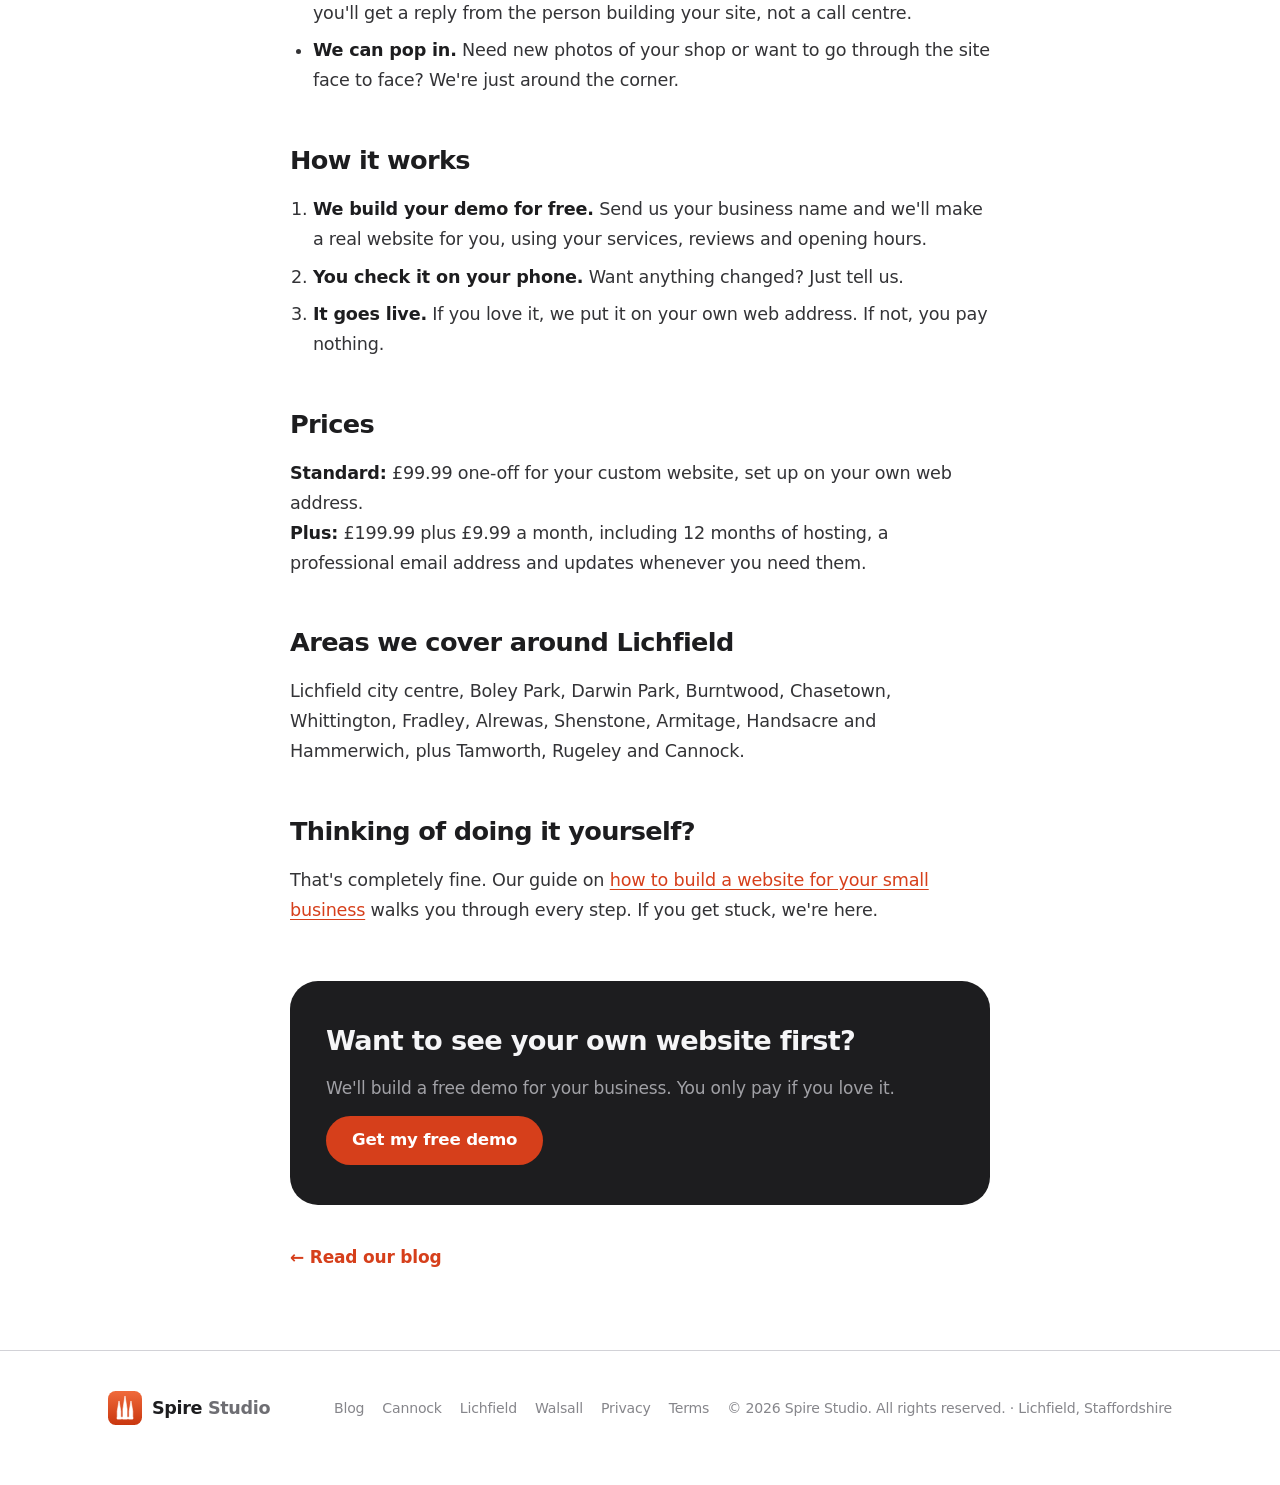
<file: website-designer-lichfield.html>
<!doctype html>
<html lang="en-GB">
<head>
<meta charset="utf-8">
<meta name="viewport" content="width=device-width, initial-scale=1">
<meta http-equiv="Content-Security-Policy" content="default-src 'self'; img-src 'self' https://spirestudio.github.io data:; style-src 'self' 'unsafe-inline' https://fonts.googleapis.com; font-src https://fonts.gstatic.com; script-src 'self' 'unsafe-inline'; connect-src 'none'; object-src 'none'; base-uri 'self'; form-action 'none'">
<meta name="referrer" content="strict-origin-when-cross-origin">
<title>Website designer in Lichfield · Spire Studio</title>
<meta name="description" content="Spire Studio is a Lichfield web designer making modern websites for cafes, barbers, salons and trades across Lichfield, Burntwood and Fradley. See a free demo first.">
<link rel="canonical" href="https://spirestudio.github.io/website-designer-lichfield.html">
<meta property="og:type" content="website">
<meta property="og:site_name" content="Spire Studio">
<meta property="og:title" content="Website designer in Lichfield">
<meta property="og:description" content="Spire Studio is a Lichfield web designer making modern websites for cafes, barbers, salons and trades across Lichfield, Burntwood and Fradley. See a free demo first.">
<meta property="og:url" content="https://spirestudio.github.io/website-designer-lichfield.html">
<meta property="og:image" content="https://spirestudio.github.io/work/haruns-barbers.jpg">
<meta name="color-scheme" content="light">
<meta name="theme-color" content="#ffffff">
<link rel="icon" type="image/png" href="favicon.png">
<link rel="apple-touch-icon" href="apple-touch-icon.png">
<link rel="preconnect" href="https://fonts.googleapis.com">
<link rel="preconnect" href="https://fonts.gstatic.com" crossorigin>
<link href="https://fonts.googleapis.com/css2?family=Inter:wght@400;500;600;700&display=swap" rel="stylesheet">
<link rel="stylesheet" href="assets/site.css">

</head>
<body>
<nav class="nav"><div class="wrap">
  <a href="./" class="logo" aria-label="Spire Studio home"><svg viewBox="0 0 1024 1024" aria-hidden="true"><defs><linearGradient id="lg" x1="0" y1="0" x2="0" y2="1"><stop offset="0" stop-color="#f06a3b"/><stop offset="1" stop-color="#c9370f"/></linearGradient></defs><rect width="1024" height="1024" rx="230" fill="url(#lg)"/><g fill="#fff" stroke="#fff" stroke-width="18" stroke-linejoin="round"><path d="M278 840H386V610L332 300L278 610Z"/><path d="M450 840H574V540L512 150L450 540Z"/><path d="M638 840H746V610L692 300L638 610Z"/><path d="M278 790H746V840H278Z"/></g></svg><span>Spire <span class="lg2">Studio</span></span></a>
  <div class="links"><a href="./#work">Our work</a><a href="./#pricing">Pricing</a><a href="blog/">Blog</a><a href="./#contact">Contact</a></div>
  <a href="./#contact" class="btn btn-o">Get a free demo</a>
</div></nav>
<main class="wrap"><article class="article">
  <header class="ph"><div class="eyebrow">Lichfield, Staffordshire</div><h1>Website designer in Lichfield. <span>Local, friendly, free demo first.</span></h1></header>
  <div class="hero"><img src="https://spirestudio.github.io/work/haruns-barbers.jpg" alt="Website for a barbers on Bird Street, Lichfield"></div>
  <div class="prose">
<p>Spire Studio is a web design studio based in Lichfield, named after the cathedral's three spires. We build websites for the family-run businesses that make the city what it is: the cafes on Bore Street, the barbers on Bird Street, the salons, groomers and tradespeople across the district.</p>

<h2>Websites we've designed in Lichfield</h2>
<ul>
<li><strong>City Corner Cafe</strong> on Bore Street: menu, opening hours and a delivery link, built to get breakfast customers through the door.</li>
<li><strong>Harun's Barbers</strong> on Bird Street: services, reviews, a live open-or-closed sign and tap-to-call booking.</li>
<li><strong>A lash salon and training academy:</strong> full price list, courses and online booking.</li>
</ul>
<p>You can see screenshots of these and more on our <a href="./#work">homepage</a>.</p>

<h2>Why use a local web designer?</h2>
<ul>
<li><strong>We know the area.</strong> We know how people in Lichfield search, and we write your site so Google matches you to searches like "cafe in Lichfield" or "plumber near me".</li>
<li><strong>You can actually reach us.</strong> Message us on WhatsApp or Instagram and you'll get a reply from the person building your site, not a call centre.</li>
<li><strong>We can pop in.</strong> Need new photos of your shop or want to go through the site face to face? We're just around the corner.</li>
</ul>

<h2>How it works</h2>
<ol>
<li><strong>We build your demo for free.</strong> Send us your business name and we'll make a real website for you, using your services, reviews and opening hours.</li>
<li><strong>You check it on your phone.</strong> Want anything changed? Just tell us.</li>
<li><strong>It goes live.</strong> If you love it, we put it on your own web address. If not, you pay nothing.</li>
</ol>

<h2>Prices</h2>
<p><strong>Standard:</strong> £99.99 one-off for your custom website, set up on your own web address.<br><strong>Plus:</strong> £199.99 plus £9.99 a month, including 12 months of hosting, a professional email address and updates whenever you need them.</p>

<h2>Areas we cover around Lichfield</h2>
<p>Lichfield city centre, Boley Park, Darwin Park, Burntwood, Chasetown, Whittington, Fradley, Alrewas, Shenstone, Armitage, Handsacre and Hammerwich, plus Tamworth, Rugeley and Cannock.</p>

<h2>Thinking of doing it yourself?</h2>
<p>That's completely fine. Our guide on <a href="blog/how-to-build-a-website-for-a-small-business.html">how to build a website for your small business</a> walks you through every step. If you get stuck, we're here.</p>

  </div>
  <div class="cta-box"><h2>Want to see your own website first?</h2><p>We'll build a free demo for your business. You only pay if you love it.</p><a class="btn btn-o" href="./#contact">Get my free demo</a></div>
  <a class="back" href="blog/">← Read our blog</a>
</article></main>
<footer><div class="wrap">
  <a href="./" class="logo"><svg viewBox="0 0 1024 1024" aria-hidden="true"><defs><linearGradient id="lg" x1="0" y1="0" x2="0" y2="1"><stop offset="0" stop-color="#f06a3b"/><stop offset="1" stop-color="#c9370f"/></linearGradient></defs><rect width="1024" height="1024" rx="230" fill="url(#lg)"/><g fill="#fff" stroke="#fff" stroke-width="18" stroke-linejoin="round"><path d="M278 840H386V610L332 300L278 610Z"/><path d="M450 840H574V540L512 150L450 540Z"/><path d="M638 840H746V610L692 300L638 610Z"/><path d="M278 790H746V840H278Z"/></g></svg><span>Spire <span class="lg2">Studio</span></span></a>
  <div class="flinks"><a href="blog/">Blog</a><a href="website-designer-cannock.html">Cannock</a><a href="website-designer-lichfield.html">Lichfield</a><a href="website-designer-walsall.html">Walsall</a><a href="privacy.html">Privacy</a><a href="terms.html">Terms</a><span>© 2026 Spire Studio. All rights reserved. · Lichfield, Staffordshire</span></div>
</div></footer>
</body>
</html>
</file>
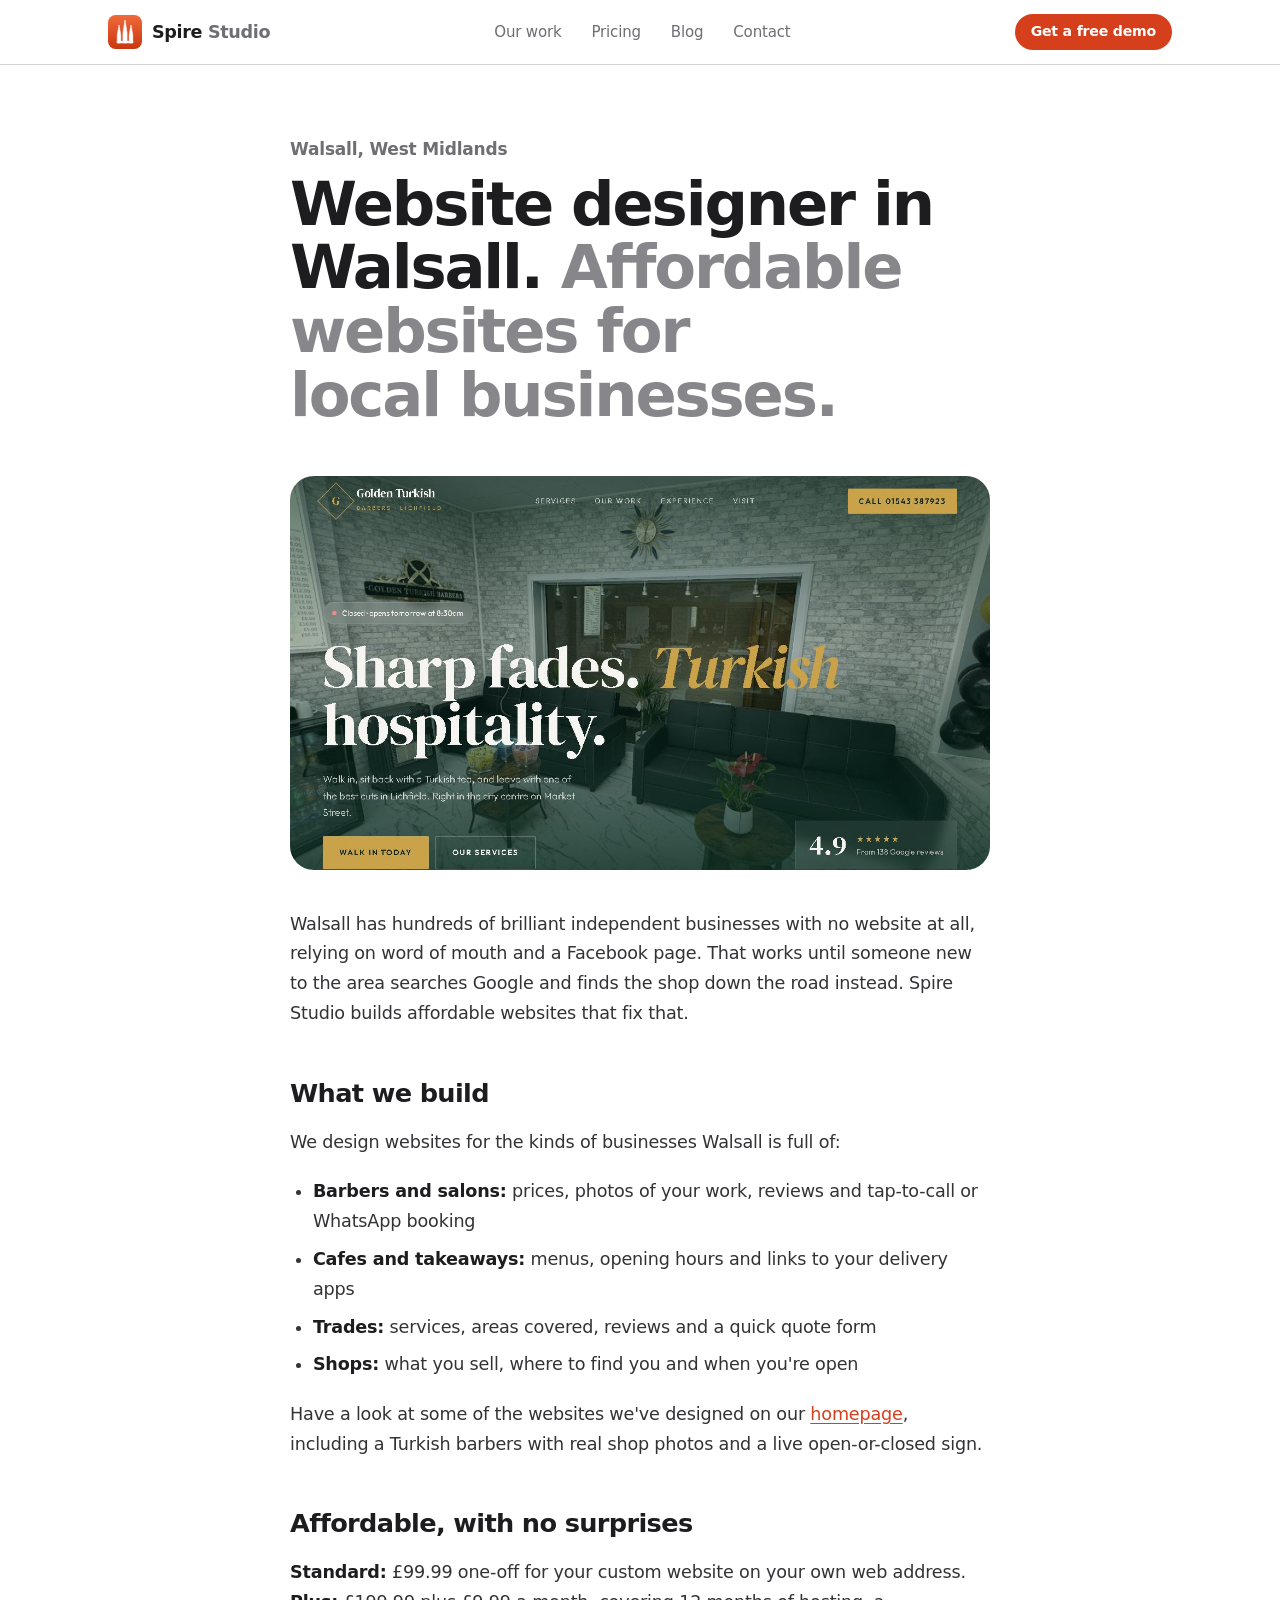
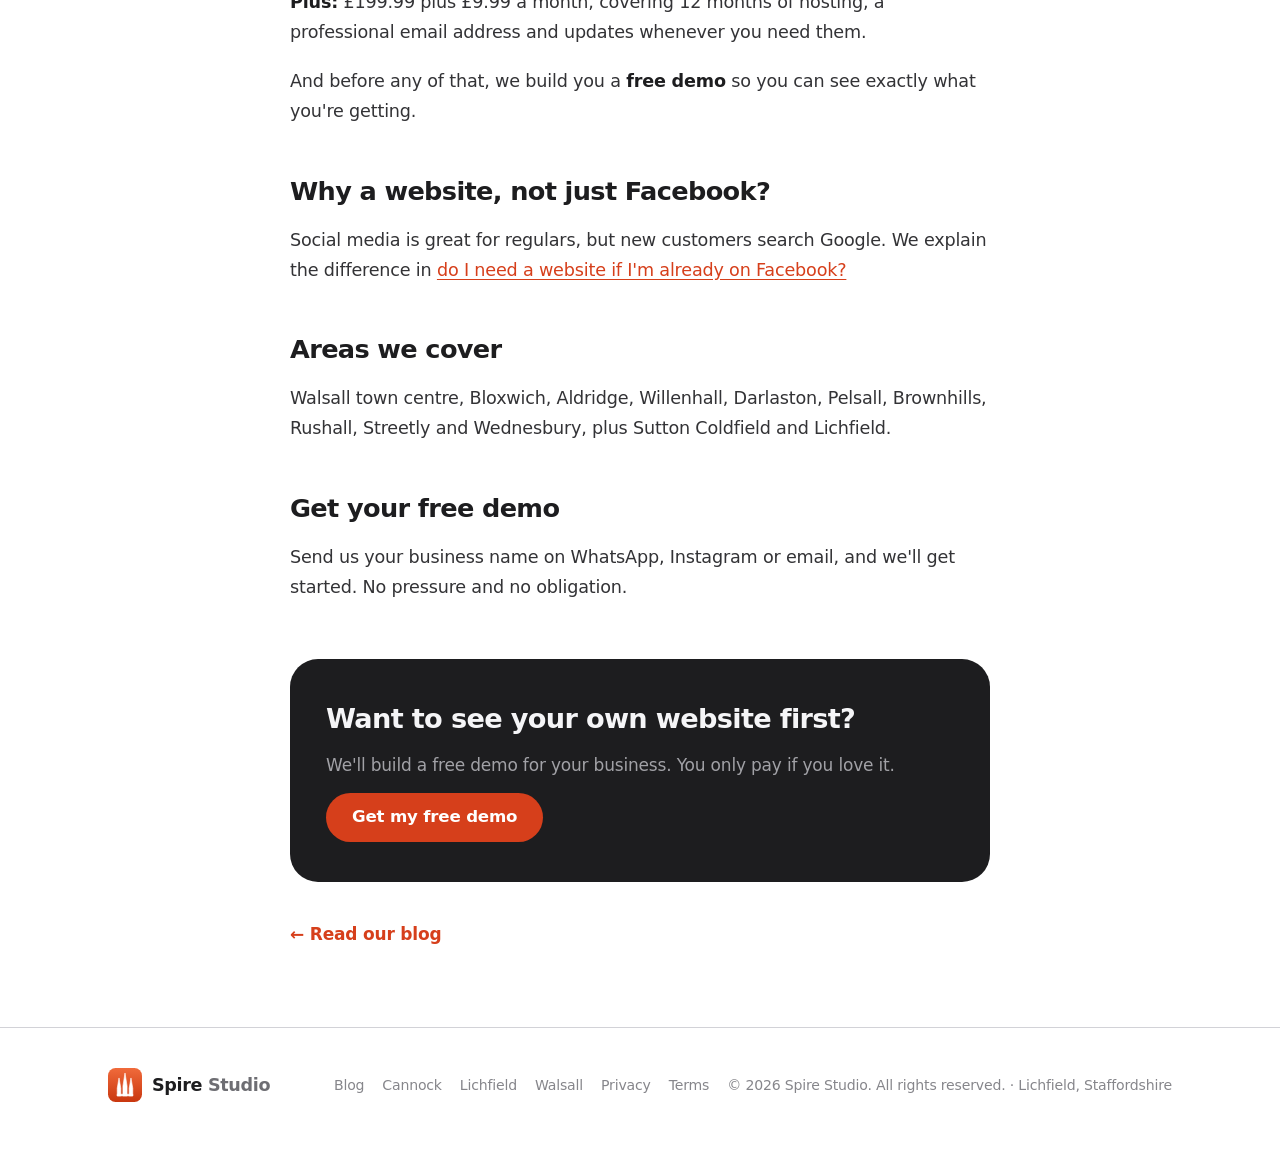
<file: website-designer-walsall.html>
<!doctype html>
<html lang="en-GB">
<head>
<meta charset="utf-8">
<meta name="viewport" content="width=device-width, initial-scale=1">
<meta http-equiv="Content-Security-Policy" content="default-src 'self'; img-src 'self' https://spirestudio.github.io data:; style-src 'self' 'unsafe-inline' https://fonts.googleapis.com; font-src https://fonts.gstatic.com; script-src 'self' 'unsafe-inline'; connect-src 'none'; object-src 'none'; base-uri 'self'; form-action 'none'">
<meta name="referrer" content="strict-origin-when-cross-origin">
<title>Website designer in Walsall · Spire Studio</title>
<meta name="description" content="Affordable, modern websites for barbers, cafes, takeaways, salons and trades in Walsall, Bloxwich, Aldridge and Willenhall. Free demo before you pay.">
<link rel="canonical" href="https://spirestudio.github.io/website-designer-walsall.html">
<meta property="og:type" content="website">
<meta property="og:site_name" content="Spire Studio">
<meta property="og:title" content="Website designer in Walsall">
<meta property="og:description" content="Affordable, modern websites for barbers, cafes, takeaways, salons and trades in Walsall, Bloxwich, Aldridge and Willenhall. Free demo before you pay.">
<meta property="og:url" content="https://spirestudio.github.io/website-designer-walsall.html">
<meta property="og:image" content="https://spirestudio.github.io/work/golden-turkish-barbers.jpg">
<meta name="color-scheme" content="light">
<meta name="theme-color" content="#ffffff">
<link rel="icon" type="image/png" href="favicon.png">
<link rel="apple-touch-icon" href="apple-touch-icon.png">
<link rel="preconnect" href="https://fonts.googleapis.com">
<link rel="preconnect" href="https://fonts.gstatic.com" crossorigin>
<link href="https://fonts.googleapis.com/css2?family=Inter:wght@400;500;600;700&display=swap" rel="stylesheet">
<link rel="stylesheet" href="assets/site.css">

</head>
<body>
<nav class="nav"><div class="wrap">
  <a href="./" class="logo" aria-label="Spire Studio home"><svg viewBox="0 0 1024 1024" aria-hidden="true"><defs><linearGradient id="lg" x1="0" y1="0" x2="0" y2="1"><stop offset="0" stop-color="#f06a3b"/><stop offset="1" stop-color="#c9370f"/></linearGradient></defs><rect width="1024" height="1024" rx="230" fill="url(#lg)"/><g fill="#fff" stroke="#fff" stroke-width="18" stroke-linejoin="round"><path d="M278 840H386V610L332 300L278 610Z"/><path d="M450 840H574V540L512 150L450 540Z"/><path d="M638 840H746V610L692 300L638 610Z"/><path d="M278 790H746V840H278Z"/></g></svg><span>Spire <span class="lg2">Studio</span></span></a>
  <div class="links"><a href="./#work">Our work</a><a href="./#pricing">Pricing</a><a href="blog/">Blog</a><a href="./#contact">Contact</a></div>
  <a href="./#contact" class="btn btn-o">Get a free demo</a>
</div></nav>
<main class="wrap"><article class="article">
  <header class="ph"><div class="eyebrow">Walsall, West Midlands</div><h1>Website designer in Walsall. <span>Affordable websites for local businesses.</span></h1></header>
  <div class="hero"><img src="https://spirestudio.github.io/work/golden-turkish-barbers.jpg" alt="Website for a Turkish barbers"></div>
  <div class="prose">
<p>Walsall has hundreds of brilliant independent businesses with no website at all, relying on word of mouth and a Facebook page. That works until someone new to the area searches Google and finds the shop down the road instead. Spire Studio builds affordable websites that fix that.</p>

<h2>What we build</h2>
<p>We design websites for the kinds of businesses Walsall is full of:</p>
<ul>
<li><strong>Barbers and salons:</strong> prices, photos of your work, reviews and tap-to-call or WhatsApp booking</li>
<li><strong>Cafes and takeaways:</strong> menus, opening hours and links to your delivery apps</li>
<li><strong>Trades:</strong> services, areas covered, reviews and a quick quote form</li>
<li><strong>Shops:</strong> what you sell, where to find you and when you're open</li>
</ul>
<p>Have a look at some of the websites we've designed on our <a href="./#work">homepage</a>, including a Turkish barbers with real shop photos and a live open-or-closed sign.</p>

<h2>Affordable, with no surprises</h2>
<p><strong>Standard:</strong> £99.99 one-off for your custom website on your own web address.<br><strong>Plus:</strong> £199.99 plus £9.99 a month, covering 12 months of hosting, a professional email address and updates whenever you need them.</p>
<p>And before any of that, we build you a <strong>free demo</strong> so you can see exactly what you're getting.</p>

<h2>Why a website, not just Facebook?</h2>
<p>Social media is great for regulars, but new customers search Google. We explain the difference in <a href="blog/do-i-need-a-website-if-i-have-facebook.html">do I need a website if I'm already on Facebook?</a></p>

<h2>Areas we cover</h2>
<p>Walsall town centre, Bloxwich, Aldridge, Willenhall, Darlaston, Pelsall, Brownhills, Rushall, Streetly and Wednesbury, plus Sutton Coldfield and Lichfield.</p>

<h2>Get your free demo</h2>
<p>Send us your business name on WhatsApp, Instagram or email, and we'll get started. No pressure and no obligation.</p>

  </div>
  <div class="cta-box"><h2>Want to see your own website first?</h2><p>We'll build a free demo for your business. You only pay if you love it.</p><a class="btn btn-o" href="./#contact">Get my free demo</a></div>
  <a class="back" href="blog/">← Read our blog</a>
</article></main>
<footer><div class="wrap">
  <a href="./" class="logo"><svg viewBox="0 0 1024 1024" aria-hidden="true"><defs><linearGradient id="lg" x1="0" y1="0" x2="0" y2="1"><stop offset="0" stop-color="#f06a3b"/><stop offset="1" stop-color="#c9370f"/></linearGradient></defs><rect width="1024" height="1024" rx="230" fill="url(#lg)"/><g fill="#fff" stroke="#fff" stroke-width="18" stroke-linejoin="round"><path d="M278 840H386V610L332 300L278 610Z"/><path d="M450 840H574V540L512 150L450 540Z"/><path d="M638 840H746V610L692 300L638 610Z"/><path d="M278 790H746V840H278Z"/></g></svg><span>Spire <span class="lg2">Studio</span></span></a>
  <div class="flinks"><a href="blog/">Blog</a><a href="website-designer-cannock.html">Cannock</a><a href="website-designer-lichfield.html">Lichfield</a><a href="website-designer-walsall.html">Walsall</a><a href="privacy.html">Privacy</a><a href="terms.html">Terms</a><span>© 2026 Spire Studio. All rights reserved. · Lichfield, Staffordshire</span></div>
</div></footer>
</body>
</html>
</file>
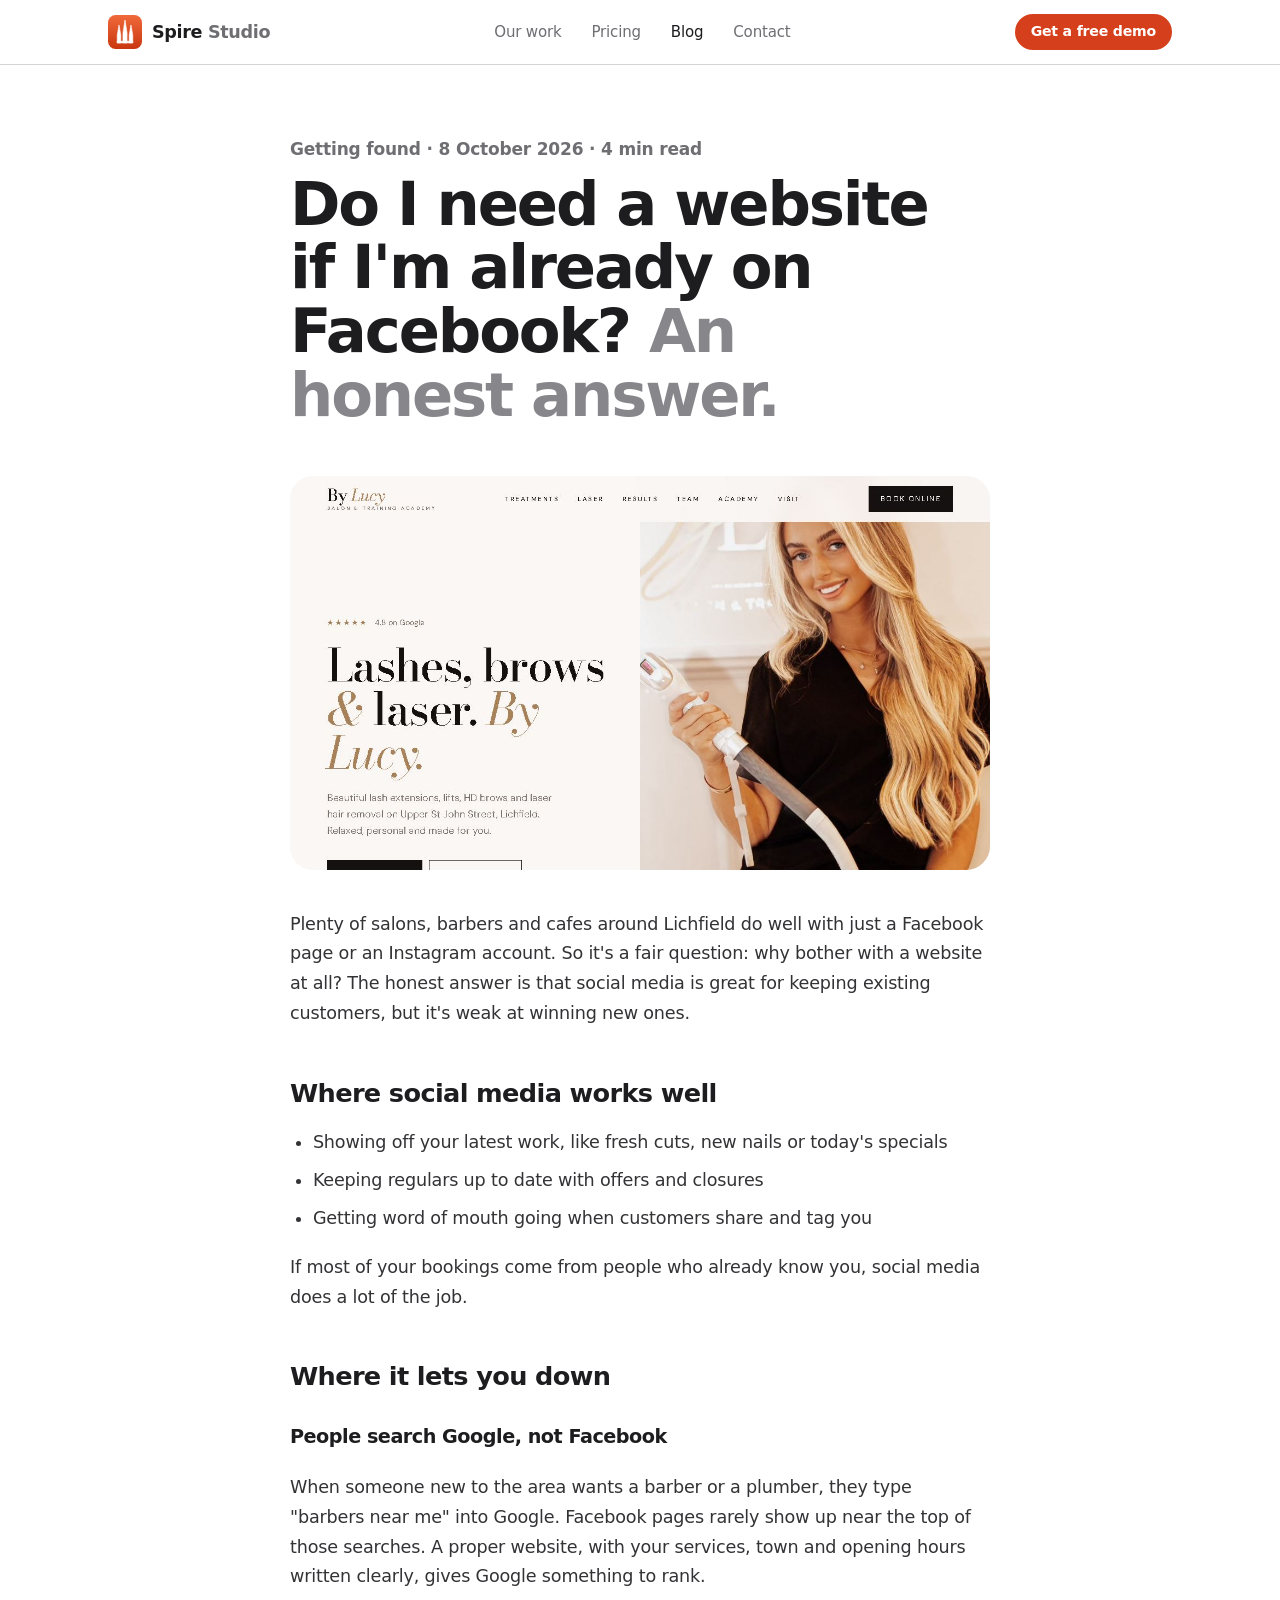
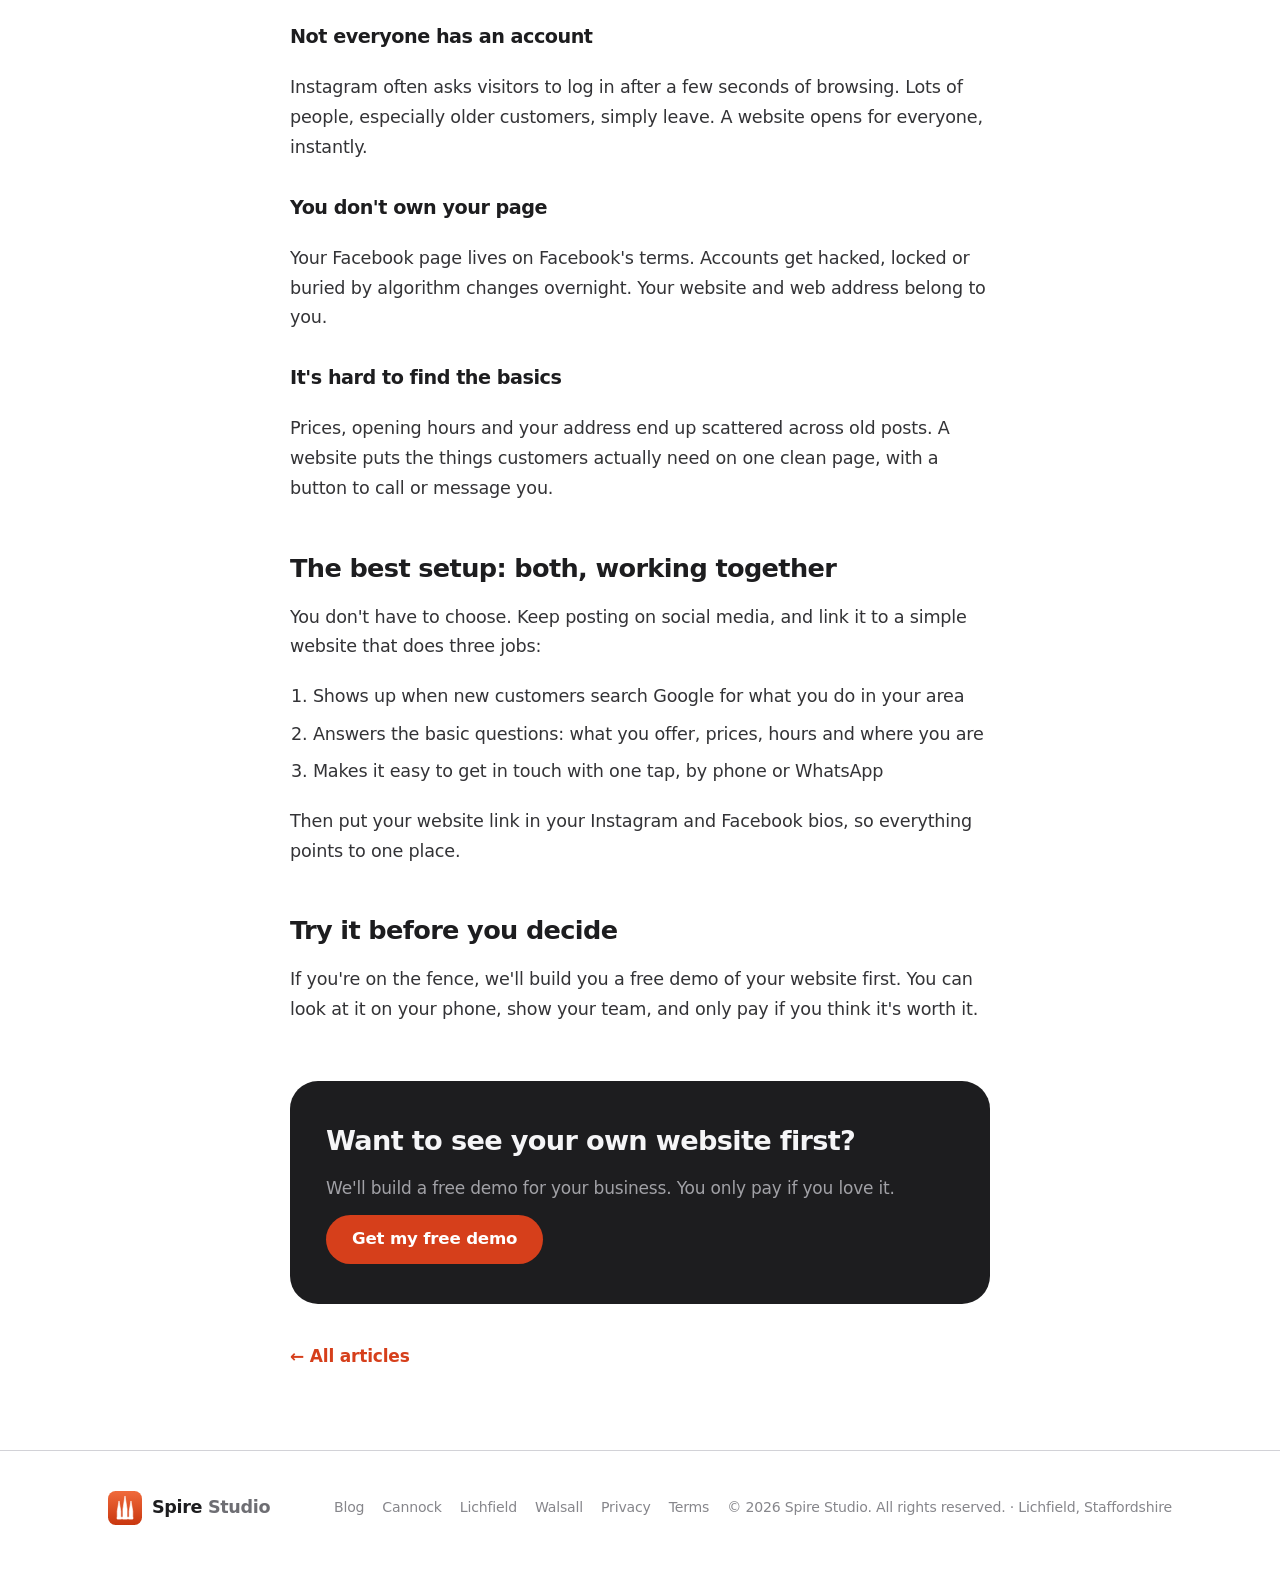
<file: blog/do-i-need-a-website-if-i-have-facebook.html>
<!doctype html>
<html lang="en-GB">
<head>
<meta charset="utf-8">
<meta name="viewport" content="width=device-width, initial-scale=1">
<meta http-equiv="Content-Security-Policy" content="default-src 'self'; img-src 'self' https://spirestudio.github.io data:; style-src 'self' 'unsafe-inline' https://fonts.googleapis.com; font-src https://fonts.gstatic.com; script-src 'self' 'unsafe-inline'; connect-src 'none'; object-src 'none'; base-uri 'self'; form-action 'none'">
<meta name="referrer" content="strict-origin-when-cross-origin">
<title>Do I need a website if I already have Facebook or Instagram? · Spire Studio</title>
<meta name="description" content="Lots of local businesses run everything through Facebook or Instagram. Here's when that's enough, and when it's quietly costing you customers.">
<link rel="canonical" href="https://spirestudio.github.io/blog/do-i-need-a-website-if-i-have-facebook.html">
<meta property="og:type" content="article">
<meta property="og:site_name" content="Spire Studio">
<meta property="og:title" content="Do I need a website if I already have Facebook or Instagram?">
<meta property="og:description" content="Lots of local businesses run everything through Facebook or Instagram. Here's when that's enough, and when it's quietly costing you customers.">
<meta property="og:url" content="https://spirestudio.github.io/blog/do-i-need-a-website-if-i-have-facebook.html">
<meta property="og:image" content="https://spirestudio.github.io/work/by-lucy.jpg">
<meta name="color-scheme" content="light">
<meta name="theme-color" content="#ffffff">
<link rel="icon" type="image/png" href="../favicon.png">
<link rel="apple-touch-icon" href="../apple-touch-icon.png">
<link rel="preconnect" href="https://fonts.googleapis.com">
<link rel="preconnect" href="https://fonts.gstatic.com" crossorigin>
<link href="https://fonts.googleapis.com/css2?family=Inter:wght@400;500;600;700&display=swap" rel="stylesheet">
<link rel="stylesheet" href="../assets/site.css">
<script type="application/ld+json">{"@context":"https://schema.org","@type":"BlogPosting","headline":"Do I need a website if I already have Facebook or Instagram?","description":"Lots of local businesses run everything through Facebook or Instagram. Here's when that's enough, and when it's quietly costing you customers.","image":"https://spirestudio.github.io/work/by-lucy.jpg","datePublished":"2026-10-08","dateModified":"2026-10-08","mainEntityOfPage":"https://spirestudio.github.io/blog/do-i-need-a-website-if-i-have-facebook.html","author":{"@type":"Organization","name":"Spire Studio","url":"https://spirestudio.github.io/"},"publisher":{"@type":"Organization","name":"Spire Studio","logo":{"@type":"ImageObject","url":"https://spirestudio.github.io/apple-touch-icon.png"}}}</script>
</head>
<body>
<nav class="nav"><div class="wrap">
  <a href=".././" class="logo" aria-label="Spire Studio home"><svg viewBox="0 0 1024 1024" aria-hidden="true"><defs><linearGradient id="lg" x1="0" y1="0" x2="0" y2="1"><stop offset="0" stop-color="#f06a3b"/><stop offset="1" stop-color="#c9370f"/></linearGradient></defs><rect width="1024" height="1024" rx="230" fill="url(#lg)"/><g fill="#fff" stroke="#fff" stroke-width="18" stroke-linejoin="round"><path d="M278 840H386V610L332 300L278 610Z"/><path d="M450 840H574V540L512 150L450 540Z"/><path d="M638 840H746V610L692 300L638 610Z"/><path d="M278 790H746V840H278Z"/></g></svg><span>Spire <span class="lg2">Studio</span></span></a>
  <div class="links"><a href=".././#work">Our work</a><a href=".././#pricing">Pricing</a><a href="../blog/" aria-current="page">Blog</a><a href=".././#contact">Contact</a></div>
  <a href=".././#contact" class="btn btn-o">Get a free demo</a>
</div></nav>
<main class="wrap"><article class="article">
  <header class="ph"><div class="eyebrow">Getting found · <time datetime="2026-10-08">8 October 2026</time> · 4 min read</div><h1>Do I need a website if I'm already on Facebook? <span>An honest answer.</span></h1></header>
  <div class="hero"><img src="https://spirestudio.github.io/work/by-lucy.jpg" alt="A lash salon website shown on screen"></div>
  <div class="prose">
<p>Plenty of salons, barbers and cafes around Lichfield do well with just a Facebook page or an Instagram account. So it's a fair question: why bother with a website at all? The honest answer is that social media is great for keeping existing customers, but it's weak at winning new ones.</p>

<h2>Where social media works well</h2>
<ul>
<li>Showing off your latest work, like fresh cuts, new nails or today's specials</li>
<li>Keeping regulars up to date with offers and closures</li>
<li>Getting word of mouth going when customers share and tag you</li>
</ul>
<p>If most of your bookings come from people who already know you, social media does a lot of the job.</p>

<h2>Where it lets you down</h2>
<h3>People search Google, not Facebook</h3>
<p>When someone new to the area wants a barber or a plumber, they type "barbers near me" into Google. Facebook pages rarely show up near the top of those searches. A proper website, with your services, town and opening hours written clearly, gives Google something to rank.</p>

<h3>Not everyone has an account</h3>
<p>Instagram often asks visitors to log in after a few seconds of browsing. Lots of people, especially older customers, simply leave. A website opens for everyone, instantly.</p>

<h3>You don't own your page</h3>
<p>Your Facebook page lives on Facebook's terms. Accounts get hacked, locked or buried by algorithm changes overnight. Your website and web address belong to you.</p>

<h3>It's hard to find the basics</h3>
<p>Prices, opening hours and your address end up scattered across old posts. A website puts the things customers actually need on one clean page, with a button to call or message you.</p>

<h2>The best setup: both, working together</h2>
<p>You don't have to choose. Keep posting on social media, and link it to a simple website that does three jobs:</p>
<ol>
<li>Shows up when new customers search Google for what you do in your area</li>
<li>Answers the basic questions: what you offer, prices, hours and where you are</li>
<li>Makes it easy to get in touch with one tap, by phone or WhatsApp</li>
</ol>
<p>Then put your website link in your Instagram and Facebook bios, so everything points to one place.</p>

<h2>Try it before you decide</h2>
<p>If you're on the fence, we'll build you a free demo of your website first. You can look at it on your phone, show your team, and only pay if you think it's worth it.</p>

  </div>
  <div class="cta-box"><h2>Want to see your own website first?</h2><p>We'll build a free demo for your business. You only pay if you love it.</p><a class="btn btn-o" href="../#contact">Get my free demo</a></div>
  <a class="back" href="./">← All articles</a>
</article></main>
<footer><div class="wrap">
  <a href=".././" class="logo"><svg viewBox="0 0 1024 1024" aria-hidden="true"><defs><linearGradient id="lg" x1="0" y1="0" x2="0" y2="1"><stop offset="0" stop-color="#f06a3b"/><stop offset="1" stop-color="#c9370f"/></linearGradient></defs><rect width="1024" height="1024" rx="230" fill="url(#lg)"/><g fill="#fff" stroke="#fff" stroke-width="18" stroke-linejoin="round"><path d="M278 840H386V610L332 300L278 610Z"/><path d="M450 840H574V540L512 150L450 540Z"/><path d="M638 840H746V610L692 300L638 610Z"/><path d="M278 790H746V840H278Z"/></g></svg><span>Spire <span class="lg2">Studio</span></span></a>
  <div class="flinks"><a href="../blog/">Blog</a><a href="../website-designer-cannock.html">Cannock</a><a href="../website-designer-lichfield.html">Lichfield</a><a href="../website-designer-walsall.html">Walsall</a><a href="../privacy.html">Privacy</a><a href="../terms.html">Terms</a><span>© 2026 Spire Studio. All rights reserved. · Lichfield, Staffordshire</span></div>
</div></footer>
</body>
</html>
</file>
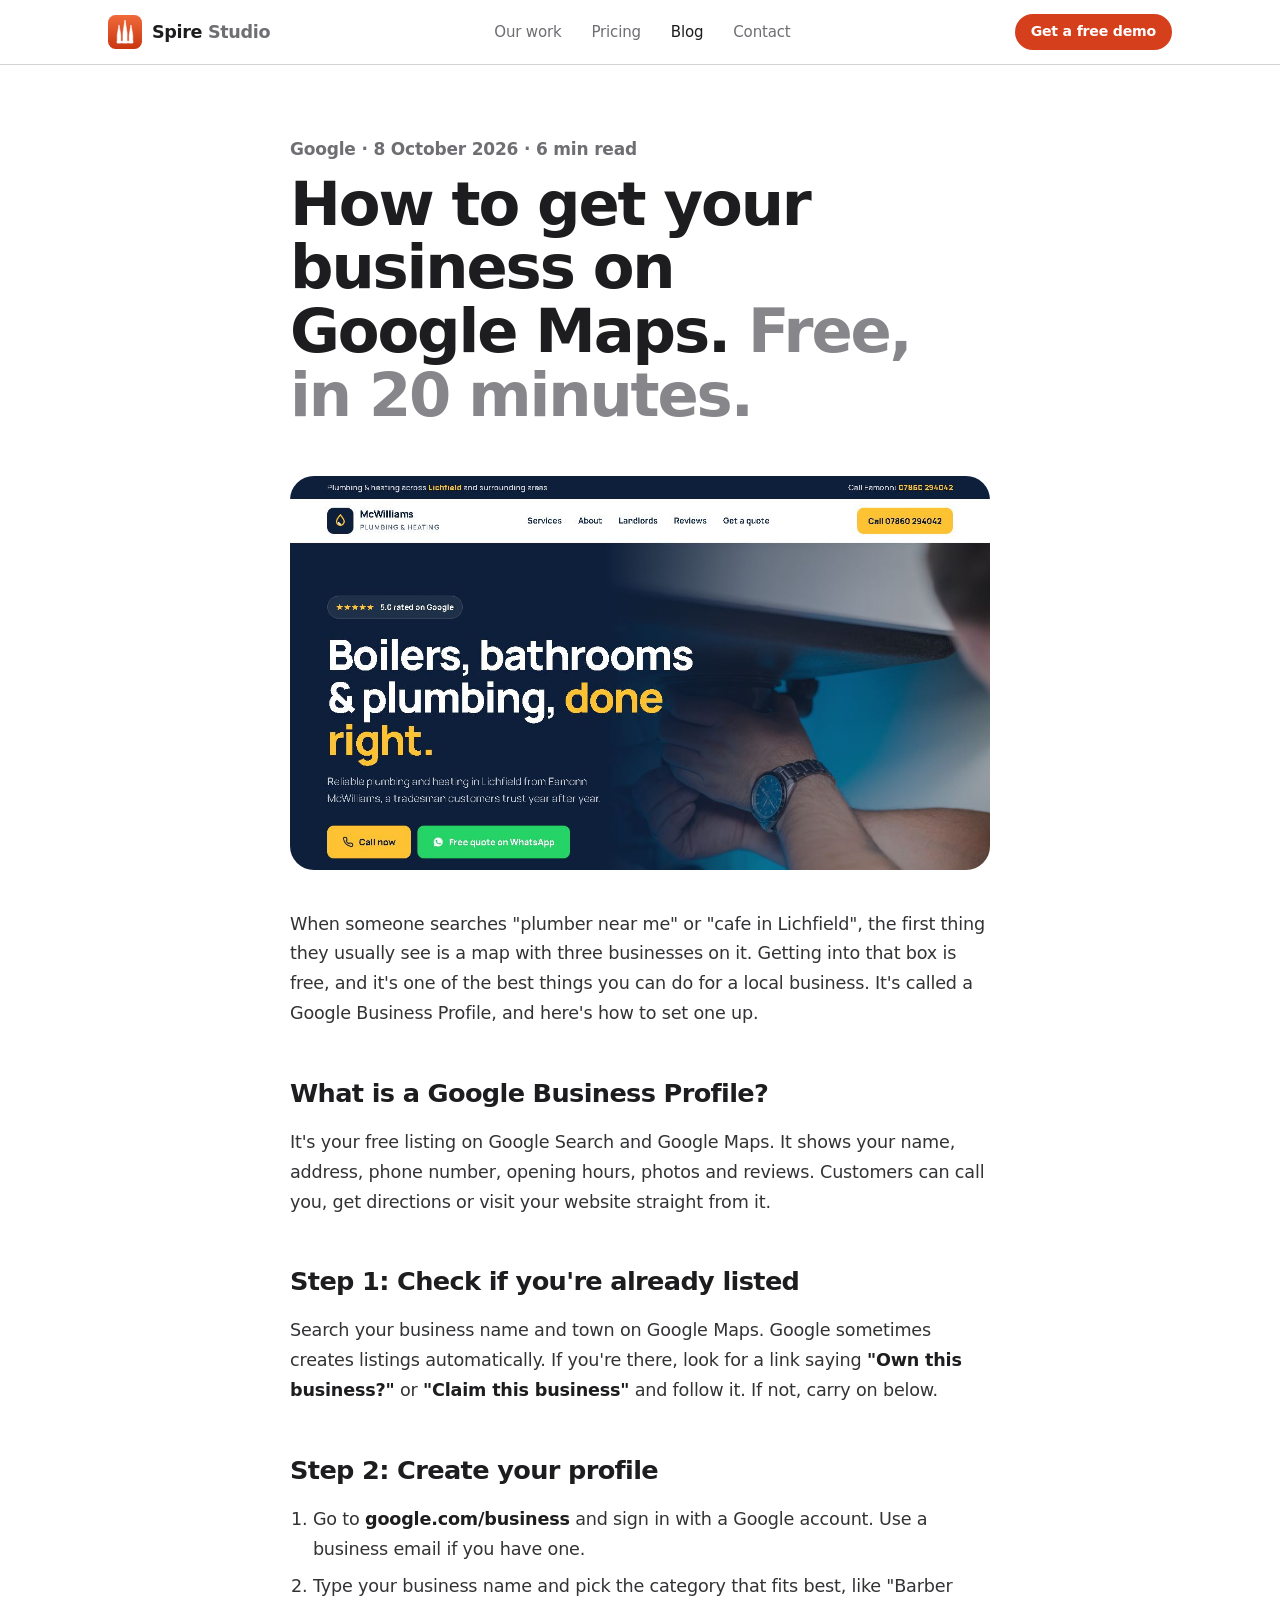
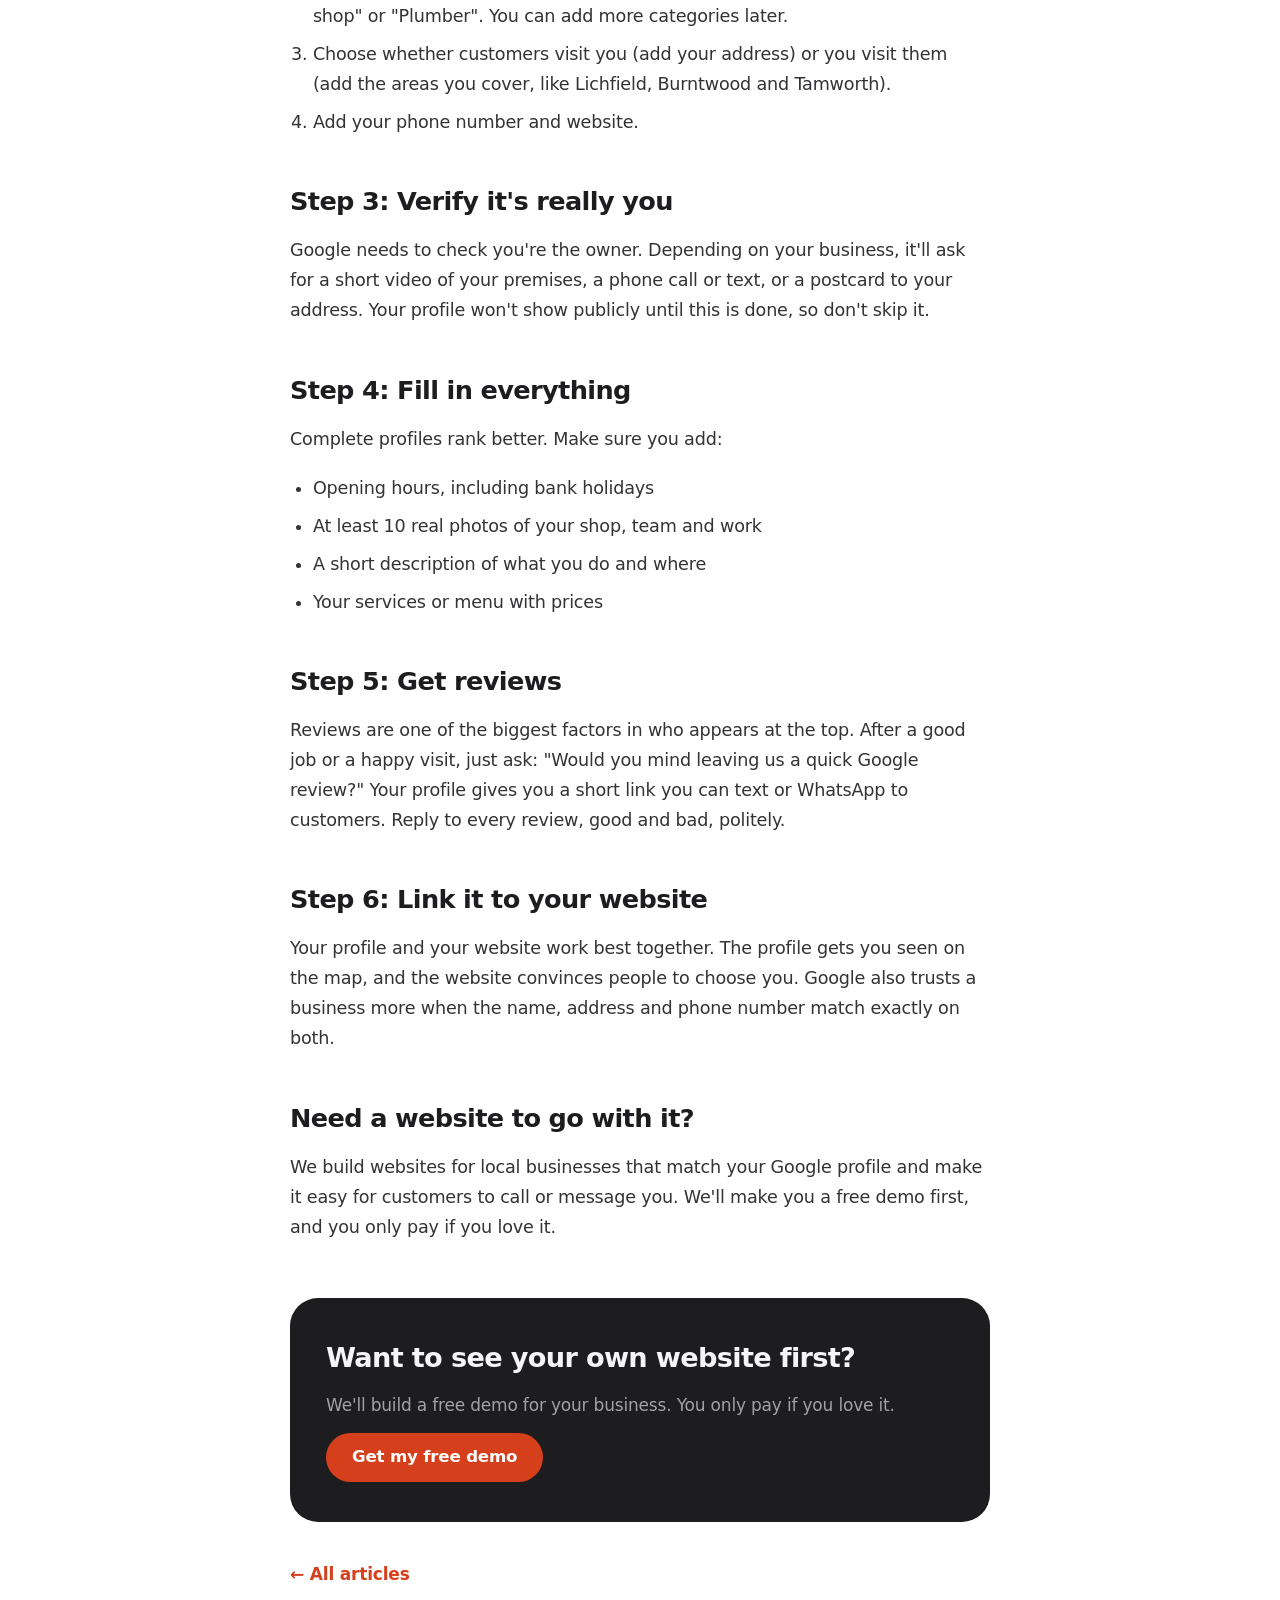
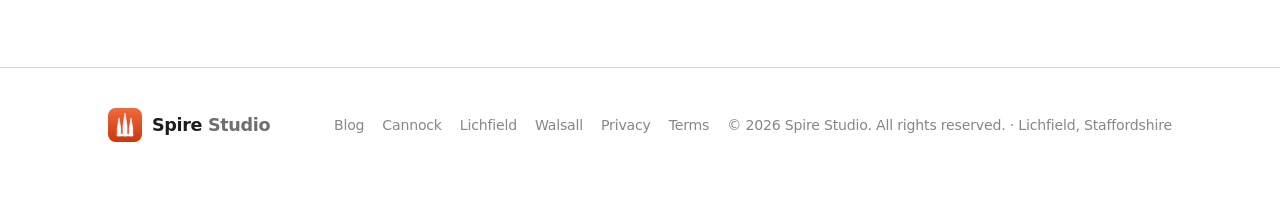
<file: blog/google-business-profile-guide.html>
<!doctype html>
<html lang="en-GB">
<head>
<meta charset="utf-8">
<meta name="viewport" content="width=device-width, initial-scale=1">
<meta http-equiv="Content-Security-Policy" content="default-src 'self'; img-src 'self' https://spirestudio.github.io data:; style-src 'self' 'unsafe-inline' https://fonts.googleapis.com; font-src https://fonts.gstatic.com; script-src 'self' 'unsafe-inline'; connect-src 'none'; object-src 'none'; base-uri 'self'; form-action 'none'">
<meta name="referrer" content="strict-origin-when-cross-origin">
<title>How to get your business on Google Maps (free) · Spire Studio</title>
<meta name="description" content="A step-by-step guide to setting up your free Google Business Profile, so you show up on Google Maps and in near me searches around Lichfield and the West Midlands.">
<link rel="canonical" href="https://spirestudio.github.io/blog/google-business-profile-guide.html">
<meta property="og:type" content="article">
<meta property="og:site_name" content="Spire Studio">
<meta property="og:title" content="How to get your business on Google Maps (free)">
<meta property="og:description" content="A step-by-step guide to setting up your free Google Business Profile, so you show up on Google Maps and in near me searches around Lichfield and the West Midlands.">
<meta property="og:url" content="https://spirestudio.github.io/blog/google-business-profile-guide.html">
<meta property="og:image" content="https://spirestudio.github.io/work/mcwilliams-plumbing.jpg">
<meta name="color-scheme" content="light">
<meta name="theme-color" content="#ffffff">
<link rel="icon" type="image/png" href="../favicon.png">
<link rel="apple-touch-icon" href="../apple-touch-icon.png">
<link rel="preconnect" href="https://fonts.googleapis.com">
<link rel="preconnect" href="https://fonts.gstatic.com" crossorigin>
<link href="https://fonts.googleapis.com/css2?family=Inter:wght@400;500;600;700&display=swap" rel="stylesheet">
<link rel="stylesheet" href="../assets/site.css">
<script type="application/ld+json">{"@context":"https://schema.org","@type":"BlogPosting","headline":"How to get your business on Google Maps (free)","description":"A step-by-step guide to setting up your free Google Business Profile, so you show up on Google Maps and in near me searches around Lichfield and the West Midlands.","image":"https://spirestudio.github.io/work/mcwilliams-plumbing.jpg","datePublished":"2026-10-08","dateModified":"2026-10-08","mainEntityOfPage":"https://spirestudio.github.io/blog/google-business-profile-guide.html","author":{"@type":"Organization","name":"Spire Studio","url":"https://spirestudio.github.io/"},"publisher":{"@type":"Organization","name":"Spire Studio","logo":{"@type":"ImageObject","url":"https://spirestudio.github.io/apple-touch-icon.png"}}}</script>
</head>
<body>
<nav class="nav"><div class="wrap">
  <a href=".././" class="logo" aria-label="Spire Studio home"><svg viewBox="0 0 1024 1024" aria-hidden="true"><defs><linearGradient id="lg" x1="0" y1="0" x2="0" y2="1"><stop offset="0" stop-color="#f06a3b"/><stop offset="1" stop-color="#c9370f"/></linearGradient></defs><rect width="1024" height="1024" rx="230" fill="url(#lg)"/><g fill="#fff" stroke="#fff" stroke-width="18" stroke-linejoin="round"><path d="M278 840H386V610L332 300L278 610Z"/><path d="M450 840H574V540L512 150L450 540Z"/><path d="M638 840H746V610L692 300L638 610Z"/><path d="M278 790H746V840H278Z"/></g></svg><span>Spire <span class="lg2">Studio</span></span></a>
  <div class="links"><a href=".././#work">Our work</a><a href=".././#pricing">Pricing</a><a href="../blog/" aria-current="page">Blog</a><a href=".././#contact">Contact</a></div>
  <a href=".././#contact" class="btn btn-o">Get a free demo</a>
</div></nav>
<main class="wrap"><article class="article">
  <header class="ph"><div class="eyebrow">Google · <time datetime="2026-10-08">8 October 2026</time> · 6 min read</div><h1>How to get your business on Google Maps. <span>Free, in 20 minutes.</span></h1></header>
  <div class="hero"><img src="https://spirestudio.github.io/work/mcwilliams-plumbing.jpg" alt="A plumber's website with a 5-star Google rating"></div>
  <div class="prose">
<p>When someone searches "plumber near me" or "cafe in Lichfield", the first thing they usually see is a map with three businesses on it. Getting into that box is free, and it's one of the best things you can do for a local business. It's called a Google Business Profile, and here's how to set one up.</p>

<h2>What is a Google Business Profile?</h2>
<p>It's your free listing on Google Search and Google Maps. It shows your name, address, phone number, opening hours, photos and reviews. Customers can call you, get directions or visit your website straight from it.</p>

<h2>Step 1: Check if you're already listed</h2>
<p>Search your business name and town on Google Maps. Google sometimes creates listings automatically. If you're there, look for a link saying <strong>"Own this business?"</strong> or <strong>"Claim this business"</strong> and follow it. If not, carry on below.</p>

<h2>Step 2: Create your profile</h2>
<ol>
<li>Go to <strong>google.com/business</strong> and sign in with a Google account. Use a business email if you have one.</li>
<li>Type your business name and pick the category that fits best, like "Barber shop" or "Plumber". You can add more categories later.</li>
<li>Choose whether customers visit you (add your address) or you visit them (add the areas you cover, like Lichfield, Burntwood and Tamworth).</li>
<li>Add your phone number and website.</li>
</ol>

<h2>Step 3: Verify it's really you</h2>
<p>Google needs to check you're the owner. Depending on your business, it'll ask for a short video of your premises, a phone call or text, or a postcard to your address. Your profile won't show publicly until this is done, so don't skip it.</p>

<h2>Step 4: Fill in everything</h2>
<p>Complete profiles rank better. Make sure you add:</p>
<ul>
<li>Opening hours, including bank holidays</li>
<li>At least 10 real photos of your shop, team and work</li>
<li>A short description of what you do and where</li>
<li>Your services or menu with prices</li>
</ul>

<h2>Step 5: Get reviews</h2>
<p>Reviews are one of the biggest factors in who appears at the top. After a good job or a happy visit, just ask: "Would you mind leaving us a quick Google review?" Your profile gives you a short link you can text or WhatsApp to customers. Reply to every review, good and bad, politely.</p>

<h2>Step 6: Link it to your website</h2>
<p>Your profile and your website work best together. The profile gets you seen on the map, and the website convinces people to choose you. Google also trusts a business more when the name, address and phone number match exactly on both.</p>

<h2>Need a website to go with it?</h2>
<p>We build websites for local businesses that match your Google profile and make it easy for customers to call or message you. We'll make you a free demo first, and you only pay if you love it.</p>

  </div>
  <div class="cta-box"><h2>Want to see your own website first?</h2><p>We'll build a free demo for your business. You only pay if you love it.</p><a class="btn btn-o" href="../#contact">Get my free demo</a></div>
  <a class="back" href="./">← All articles</a>
</article></main>
<footer><div class="wrap">
  <a href=".././" class="logo"><svg viewBox="0 0 1024 1024" aria-hidden="true"><defs><linearGradient id="lg" x1="0" y1="0" x2="0" y2="1"><stop offset="0" stop-color="#f06a3b"/><stop offset="1" stop-color="#c9370f"/></linearGradient></defs><rect width="1024" height="1024" rx="230" fill="url(#lg)"/><g fill="#fff" stroke="#fff" stroke-width="18" stroke-linejoin="round"><path d="M278 840H386V610L332 300L278 610Z"/><path d="M450 840H574V540L512 150L450 540Z"/><path d="M638 840H746V610L692 300L638 610Z"/><path d="M278 790H746V840H278Z"/></g></svg><span>Spire <span class="lg2">Studio</span></span></a>
  <div class="flinks"><a href="../blog/">Blog</a><a href="../website-designer-cannock.html">Cannock</a><a href="../website-designer-lichfield.html">Lichfield</a><a href="../website-designer-walsall.html">Walsall</a><a href="../privacy.html">Privacy</a><a href="../terms.html">Terms</a><span>© 2026 Spire Studio. All rights reserved. · Lichfield, Staffordshire</span></div>
</div></footer>
</body>
</html>
</file>
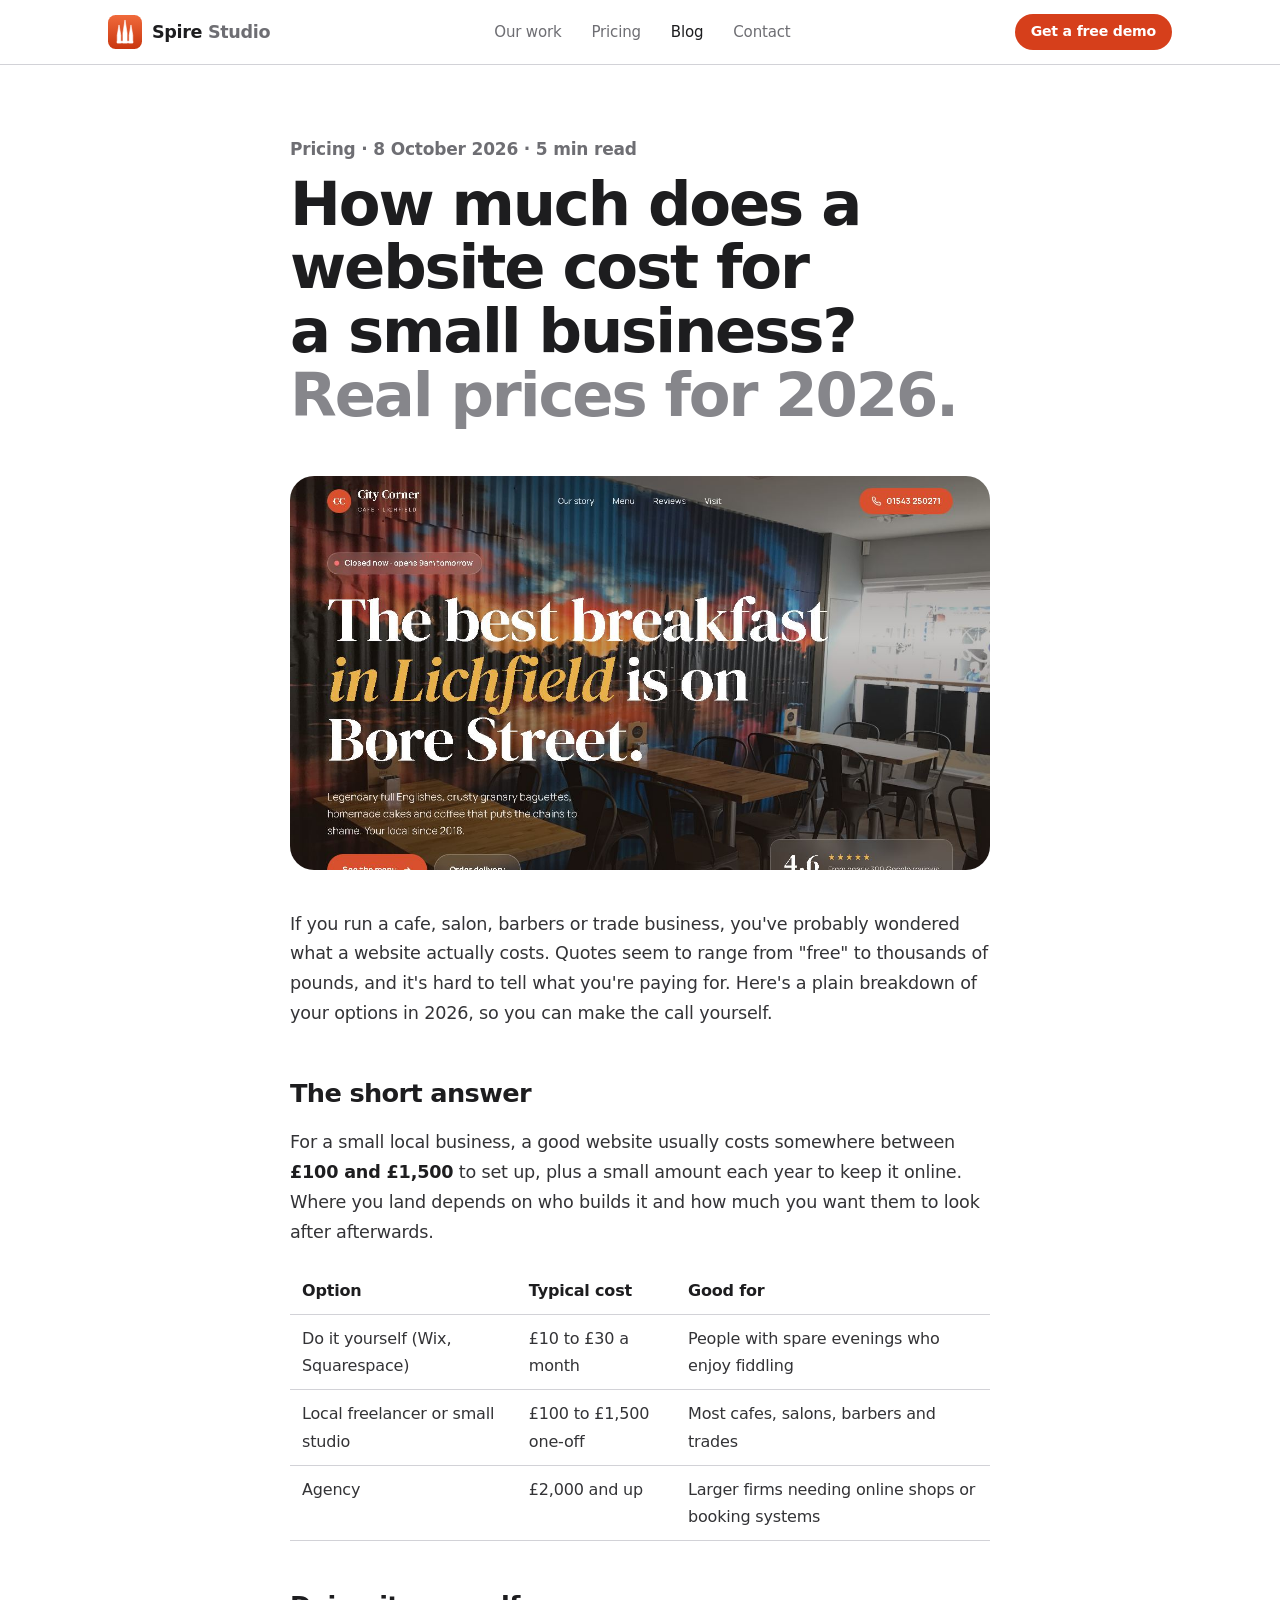
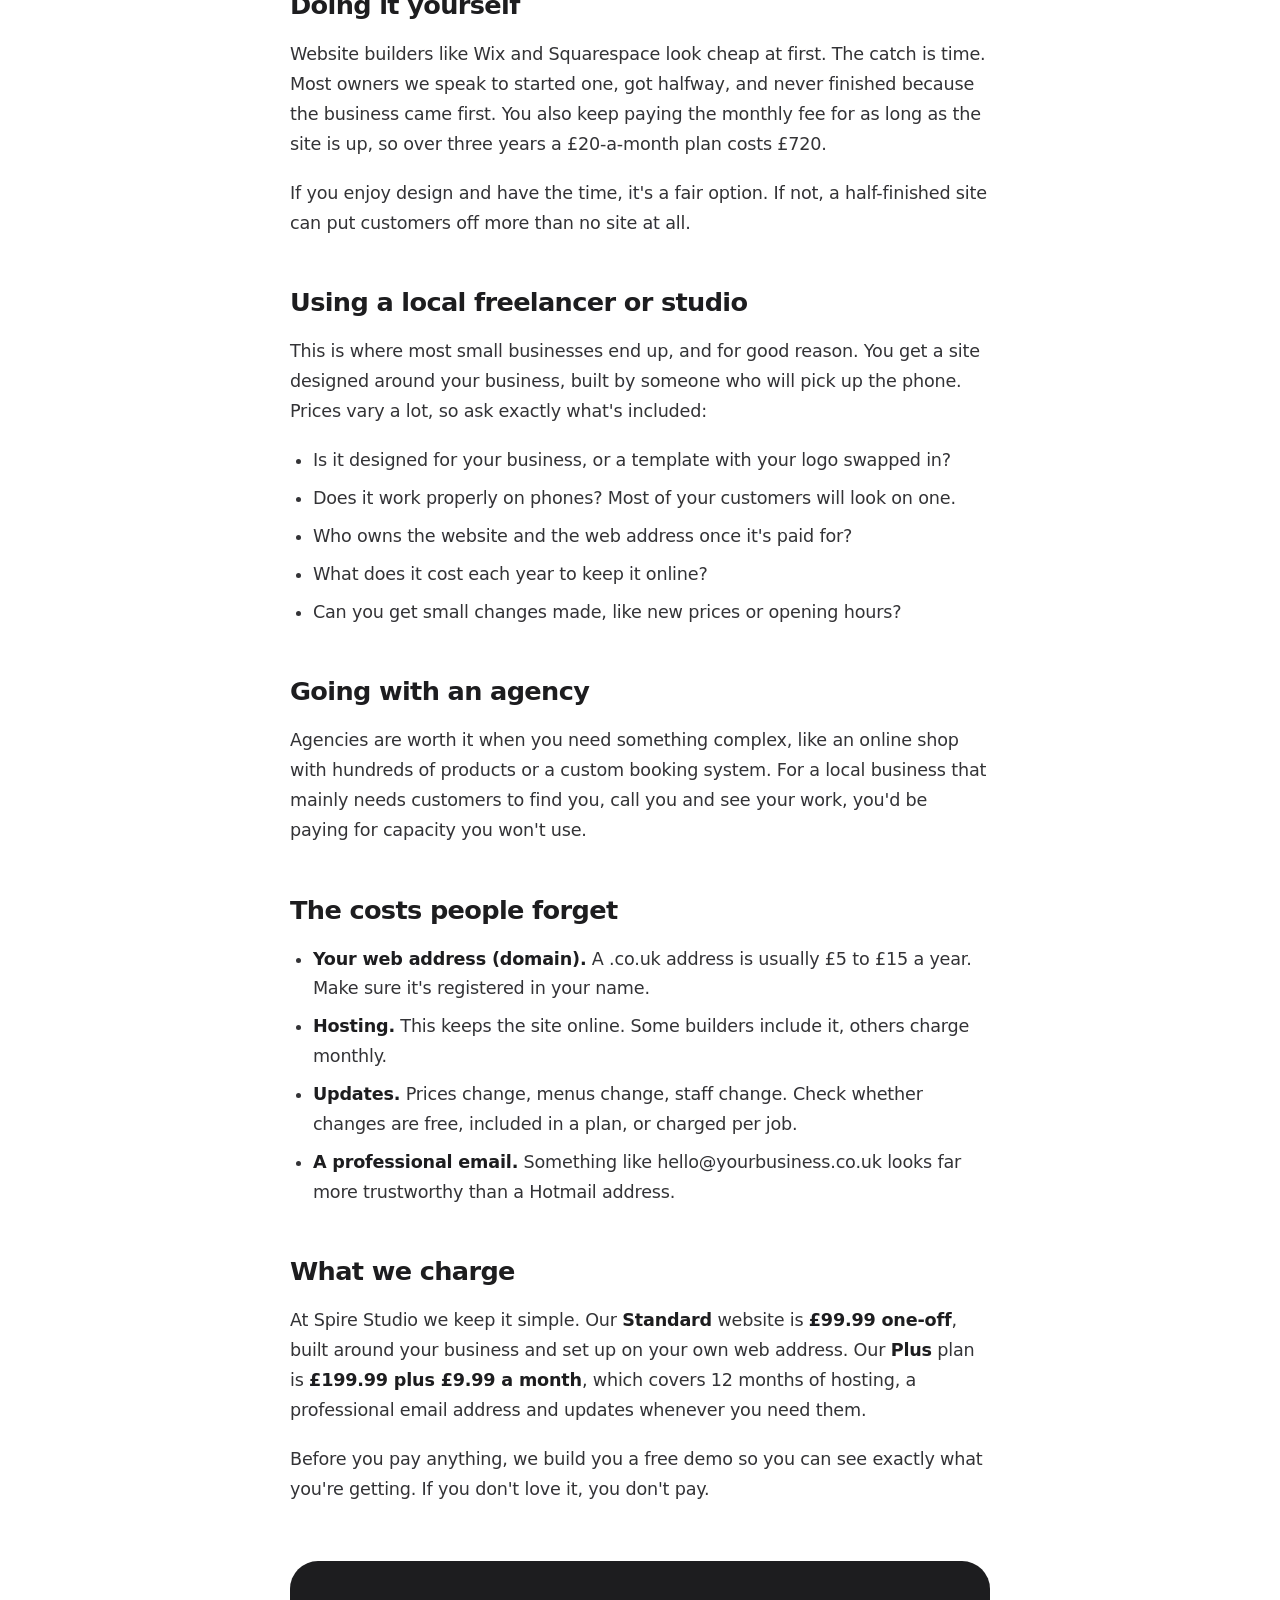
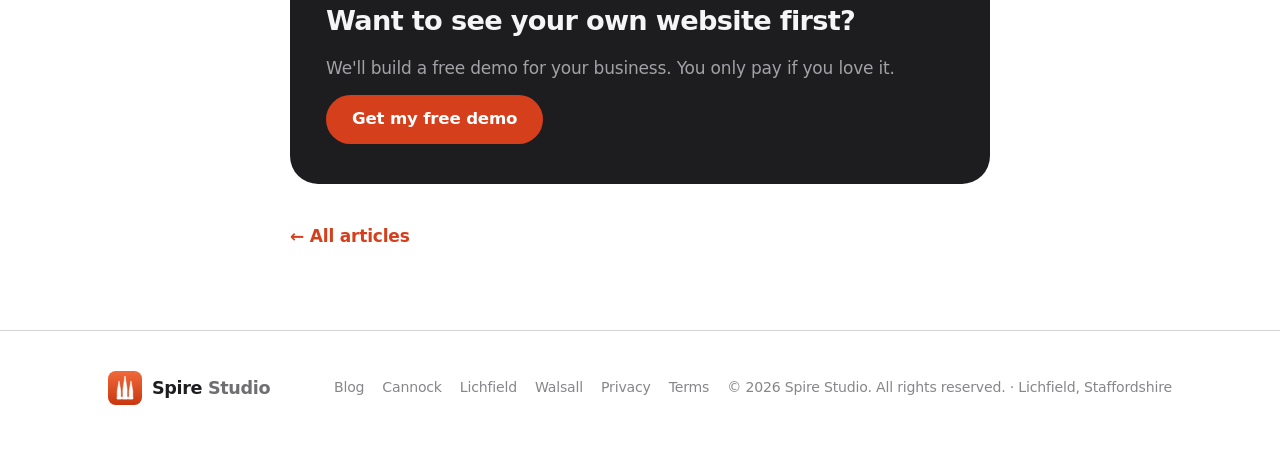
<file: blog/how-much-does-a-website-cost-small-business.html>
<!doctype html>
<html lang="en-GB">
<head>
<meta charset="utf-8">
<meta name="viewport" content="width=device-width, initial-scale=1">
<meta http-equiv="Content-Security-Policy" content="default-src 'self'; img-src 'self' https://spirestudio.github.io data:; style-src 'self' 'unsafe-inline' https://fonts.googleapis.com; font-src https://fonts.gstatic.com; script-src 'self' 'unsafe-inline'; connect-src 'none'; object-src 'none'; base-uri 'self'; form-action 'none'">
<meta name="referrer" content="strict-origin-when-cross-origin">
<title>How much does a website cost for a small business in the UK? · Spire Studio</title>
<meta name="description" content="Real 2026 prices for small business websites in Lichfield and the West Midlands, from DIY builders to agencies, plus the hidden costs nobody mentions.">
<link rel="canonical" href="https://spirestudio.github.io/blog/how-much-does-a-website-cost-small-business.html">
<meta property="og:type" content="article">
<meta property="og:site_name" content="Spire Studio">
<meta property="og:title" content="How much does a website cost for a small business in the UK?">
<meta property="og:description" content="Real 2026 prices for small business websites in Lichfield and the West Midlands, from DIY builders to agencies, plus the hidden costs nobody mentions.">
<meta property="og:url" content="https://spirestudio.github.io/blog/how-much-does-a-website-cost-small-business.html">
<meta property="og:image" content="https://spirestudio.github.io/work/city-corner-cafe.jpg">
<meta name="color-scheme" content="light">
<meta name="theme-color" content="#ffffff">
<link rel="icon" type="image/png" href="../favicon.png">
<link rel="apple-touch-icon" href="../apple-touch-icon.png">
<link rel="preconnect" href="https://fonts.googleapis.com">
<link rel="preconnect" href="https://fonts.gstatic.com" crossorigin>
<link href="https://fonts.googleapis.com/css2?family=Inter:wght@400;500;600;700&display=swap" rel="stylesheet">
<link rel="stylesheet" href="../assets/site.css">
<script type="application/ld+json">{"@context":"https://schema.org","@type":"BlogPosting","headline":"How much does a website cost for a small business in the UK?","description":"Real 2026 prices for small business websites in Lichfield and the West Midlands, from DIY builders to agencies, plus the hidden costs nobody mentions.","image":"https://spirestudio.github.io/work/city-corner-cafe.jpg","datePublished":"2026-10-08","dateModified":"2026-10-08","mainEntityOfPage":"https://spirestudio.github.io/blog/how-much-does-a-website-cost-small-business.html","author":{"@type":"Organization","name":"Spire Studio","url":"https://spirestudio.github.io/"},"publisher":{"@type":"Organization","name":"Spire Studio","logo":{"@type":"ImageObject","url":"https://spirestudio.github.io/apple-touch-icon.png"}}}</script>
</head>
<body>
<nav class="nav"><div class="wrap">
  <a href=".././" class="logo" aria-label="Spire Studio home"><svg viewBox="0 0 1024 1024" aria-hidden="true"><defs><linearGradient id="lg" x1="0" y1="0" x2="0" y2="1"><stop offset="0" stop-color="#f06a3b"/><stop offset="1" stop-color="#c9370f"/></linearGradient></defs><rect width="1024" height="1024" rx="230" fill="url(#lg)"/><g fill="#fff" stroke="#fff" stroke-width="18" stroke-linejoin="round"><path d="M278 840H386V610L332 300L278 610Z"/><path d="M450 840H574V540L512 150L450 540Z"/><path d="M638 840H746V610L692 300L638 610Z"/><path d="M278 790H746V840H278Z"/></g></svg><span>Spire <span class="lg2">Studio</span></span></a>
  <div class="links"><a href=".././#work">Our work</a><a href=".././#pricing">Pricing</a><a href="../blog/" aria-current="page">Blog</a><a href=".././#contact">Contact</a></div>
  <a href=".././#contact" class="btn btn-o">Get a free demo</a>
</div></nav>
<main class="wrap"><article class="article">
  <header class="ph"><div class="eyebrow">Pricing · <time datetime="2026-10-08">8 October 2026</time> · 5 min read</div><h1>How much does a website cost for a small business? <span>Real prices for 2026.</span></h1></header>
  <div class="hero"><img src="https://spirestudio.github.io/work/city-corner-cafe.jpg" alt="A cafe website on a laptop screen"></div>
  <div class="prose">
<p>If you run a cafe, salon, barbers or trade business, you've probably wondered what a website actually costs. Quotes seem to range from "free" to thousands of pounds, and it's hard to tell what you're paying for. Here's a plain breakdown of your options in 2026, so you can make the call yourself.</p>

<h2>The short answer</h2>
<p>For a small local business, a good website usually costs somewhere between <strong>£100 and £1,500</strong> to set up, plus a small amount each year to keep it online. Where you land depends on who builds it and how much you want them to look after afterwards.</p>

<div class="table-wrap"><table>
<tr><th>Option</th><th>Typical cost</th><th>Good for</th></tr>
<tr><td>Do it yourself (Wix, Squarespace)</td><td>£10 to £30 a month</td><td>People with spare evenings who enjoy fiddling</td></tr>
<tr><td>Local freelancer or small studio</td><td>£100 to £1,500 one-off</td><td>Most cafes, salons, barbers and trades</td></tr>
<tr><td>Agency</td><td>£2,000 and up</td><td>Larger firms needing online shops or booking systems</td></tr>
</table></div>

<h2>Doing it yourself</h2>
<p>Website builders like Wix and Squarespace look cheap at first. The catch is time. Most owners we speak to started one, got halfway, and never finished because the business came first. You also keep paying the monthly fee for as long as the site is up, so over three years a £20-a-month plan costs £720.</p>
<p>If you enjoy design and have the time, it's a fair option. If not, a half-finished site can put customers off more than no site at all.</p>

<h2>Using a local freelancer or studio</h2>
<p>This is where most small businesses end up, and for good reason. You get a site designed around your business, built by someone who will pick up the phone. Prices vary a lot, so ask exactly what's included:</p>
<ul>
<li>Is it designed for your business, or a template with your logo swapped in?</li>
<li>Does it work properly on phones? Most of your customers will look on one.</li>
<li>Who owns the website and the web address once it's paid for?</li>
<li>What does it cost each year to keep it online?</li>
<li>Can you get small changes made, like new prices or opening hours?</li>
</ul>

<h2>Going with an agency</h2>
<p>Agencies are worth it when you need something complex, like an online shop with hundreds of products or a custom booking system. For a local business that mainly needs customers to find you, call you and see your work, you'd be paying for capacity you won't use.</p>

<h2>The costs people forget</h2>
<ul>
<li><strong>Your web address (domain).</strong> A .co.uk address is usually £5 to £15 a year. Make sure it's registered in your name.</li>
<li><strong>Hosting.</strong> This keeps the site online. Some builders include it, others charge monthly.</li>
<li><strong>Updates.</strong> Prices change, menus change, staff change. Check whether changes are free, included in a plan, or charged per job.</li>
<li><strong>A professional email.</strong> Something like hello@yourbusiness.co.uk looks far more trustworthy than a Hotmail address.</li>
</ul>

<h2>What we charge</h2>
<p>At Spire Studio we keep it simple. Our <strong>Standard</strong> website is <strong>£99.99 one-off</strong>, built around your business and set up on your own web address. Our <strong>Plus</strong> plan is <strong>£199.99 plus £9.99 a month</strong>, which covers 12 months of hosting, a professional email address and updates whenever you need them.</p>
<p>Before you pay anything, we build you a free demo so you can see exactly what you're getting. If you don't love it, you don't pay.</p>

  </div>
  <div class="cta-box"><h2>Want to see your own website first?</h2><p>We'll build a free demo for your business. You only pay if you love it.</p><a class="btn btn-o" href="../#contact">Get my free demo</a></div>
  <a class="back" href="./">← All articles</a>
</article></main>
<footer><div class="wrap">
  <a href=".././" class="logo"><svg viewBox="0 0 1024 1024" aria-hidden="true"><defs><linearGradient id="lg" x1="0" y1="0" x2="0" y2="1"><stop offset="0" stop-color="#f06a3b"/><stop offset="1" stop-color="#c9370f"/></linearGradient></defs><rect width="1024" height="1024" rx="230" fill="url(#lg)"/><g fill="#fff" stroke="#fff" stroke-width="18" stroke-linejoin="round"><path d="M278 840H386V610L332 300L278 610Z"/><path d="M450 840H574V540L512 150L450 540Z"/><path d="M638 840H746V610L692 300L638 610Z"/><path d="M278 790H746V840H278Z"/></g></svg><span>Spire <span class="lg2">Studio</span></span></a>
  <div class="flinks"><a href="../blog/">Blog</a><a href="../website-designer-cannock.html">Cannock</a><a href="../website-designer-lichfield.html">Lichfield</a><a href="../website-designer-walsall.html">Walsall</a><a href="../privacy.html">Privacy</a><a href="../terms.html">Terms</a><span>© 2026 Spire Studio. All rights reserved. · Lichfield, Staffordshire</span></div>
</div></footer>
</body>
</html>
</file>
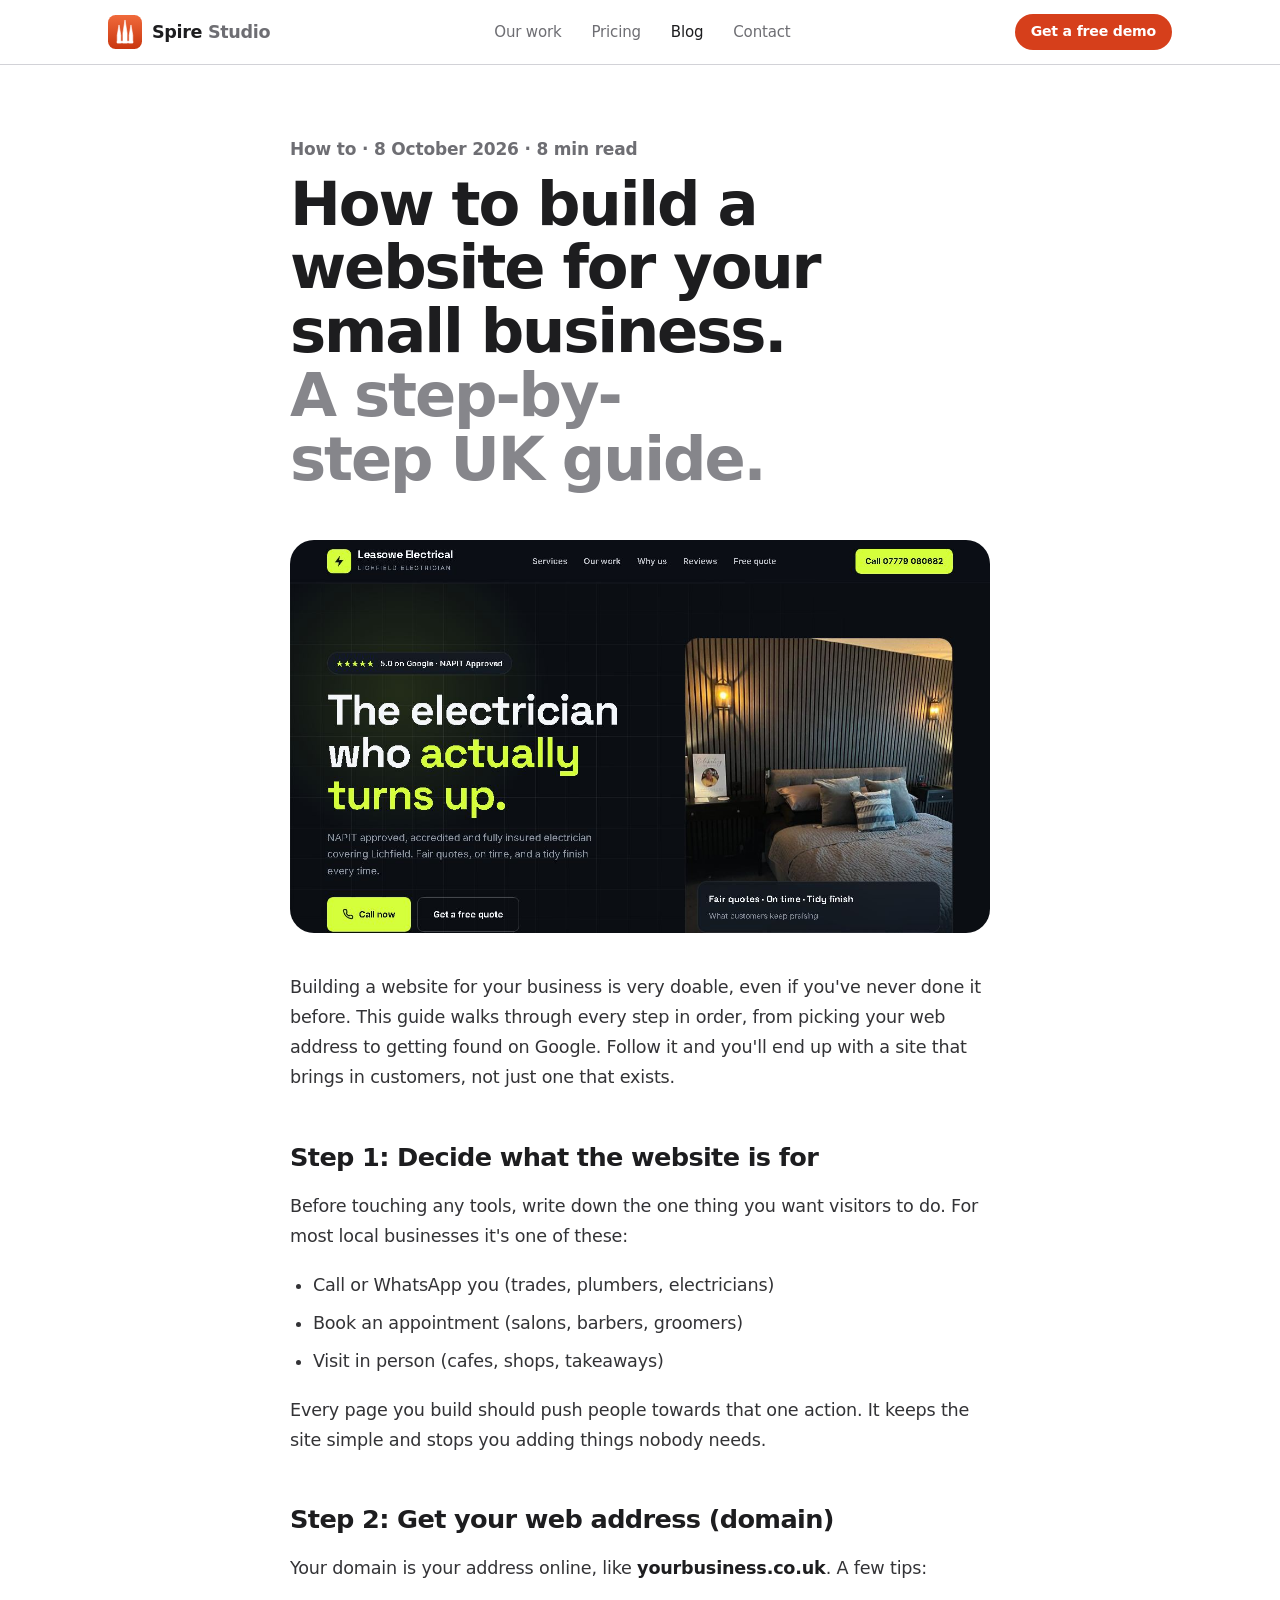
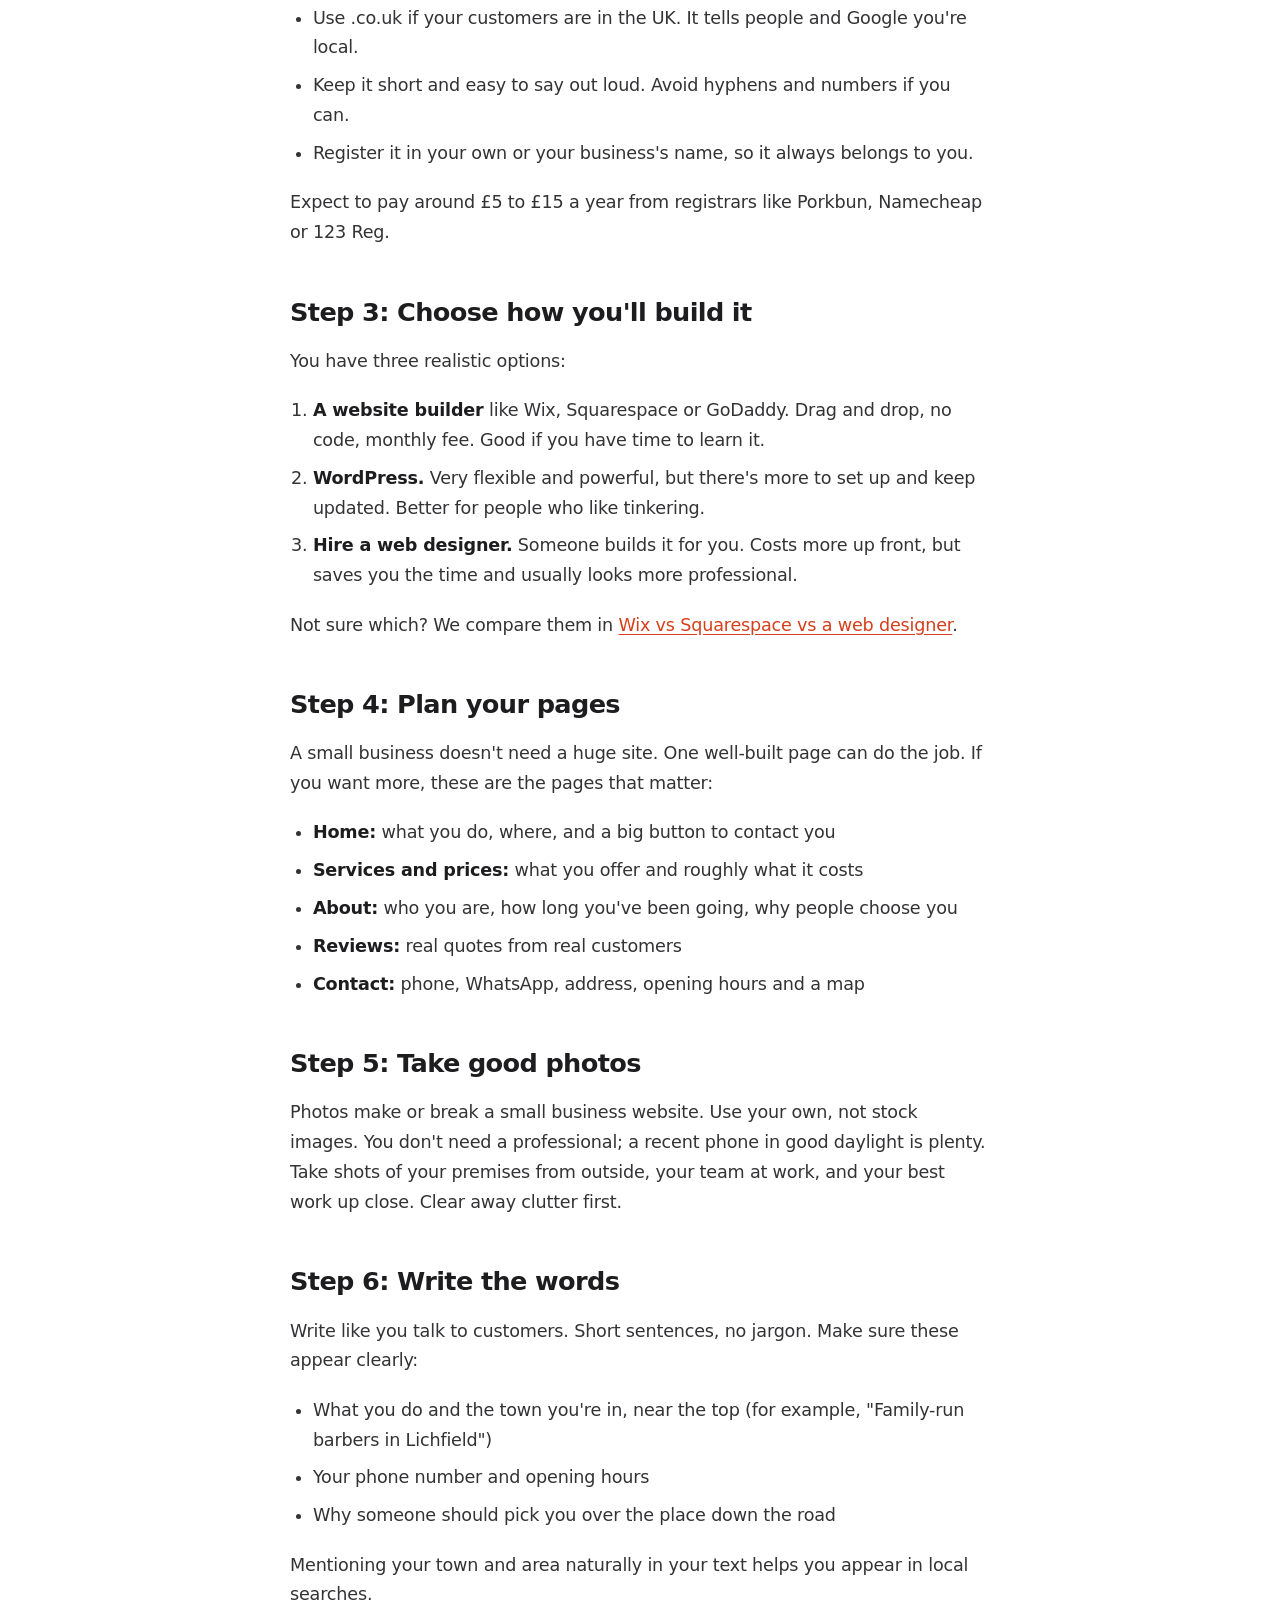
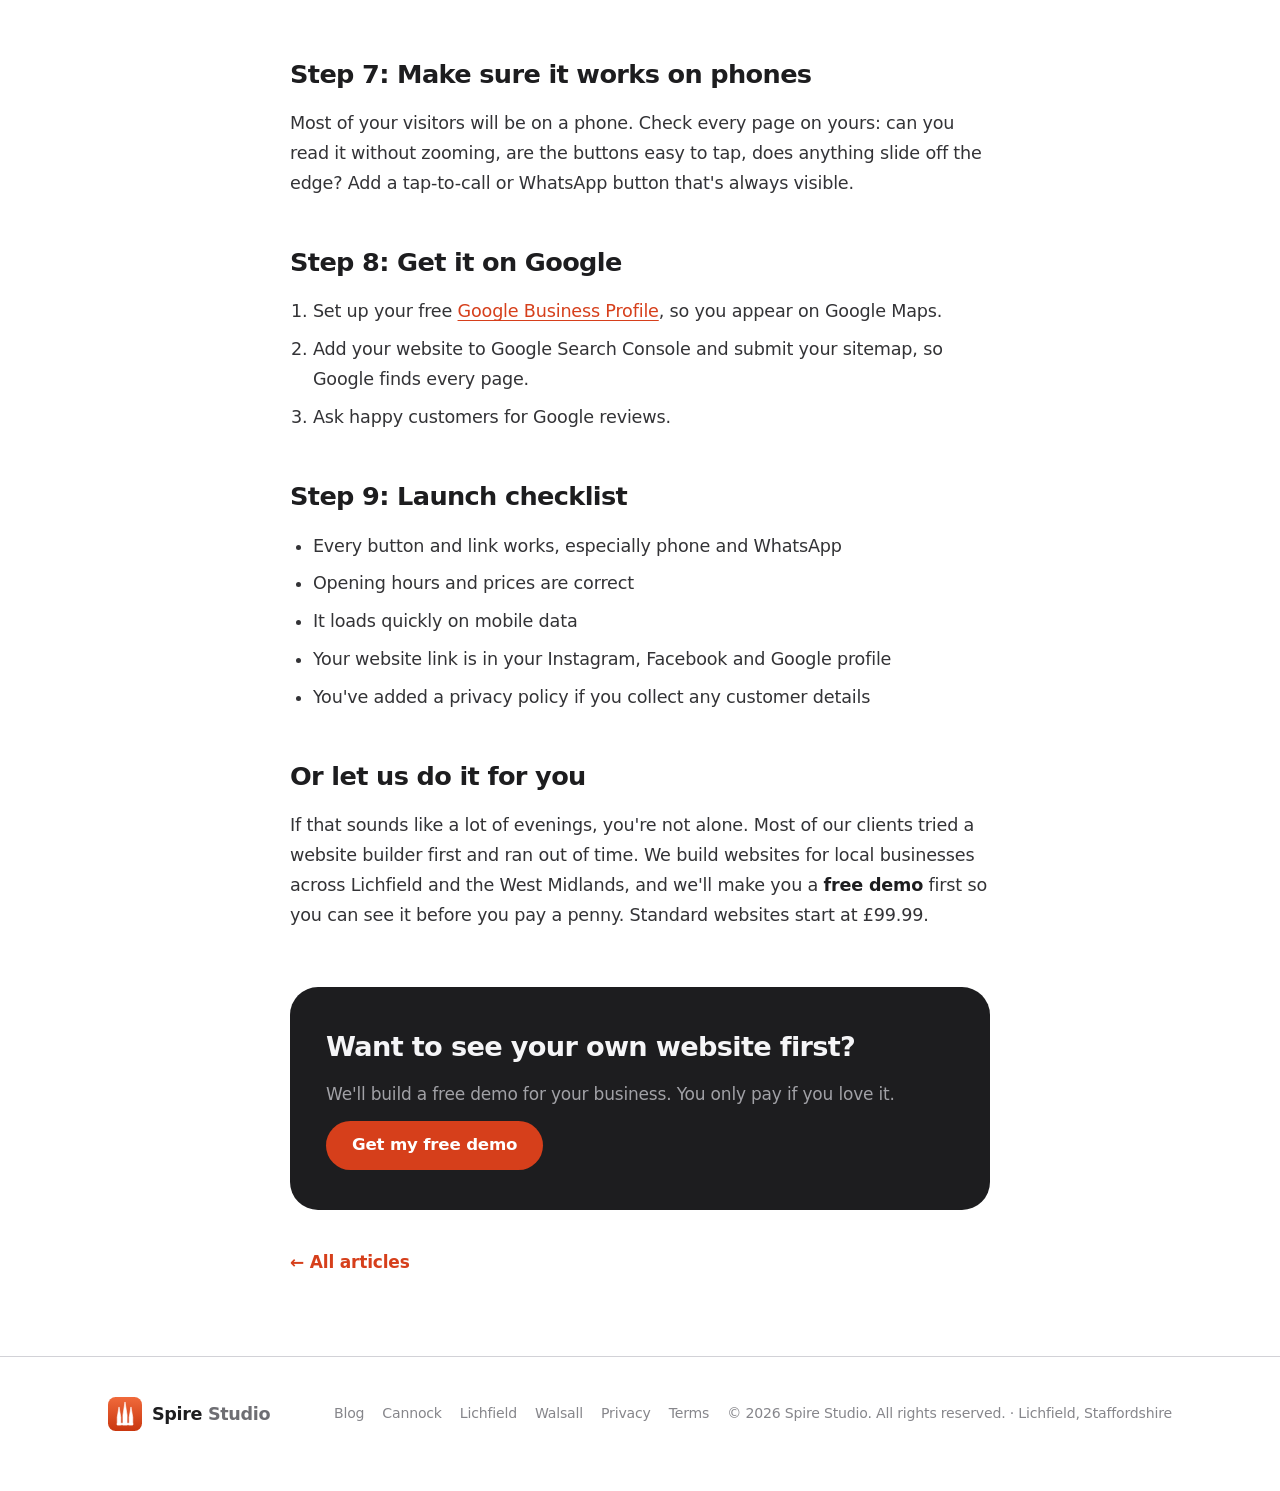
<file: blog/how-to-build-a-website-for-a-small-business.html>
<!doctype html>
<html lang="en-GB">
<head>
<meta charset="utf-8">
<meta name="viewport" content="width=device-width, initial-scale=1">
<meta http-equiv="Content-Security-Policy" content="default-src 'self'; img-src 'self' https://spirestudio.github.io data:; style-src 'self' 'unsafe-inline' https://fonts.googleapis.com; font-src https://fonts.gstatic.com; script-src 'self' 'unsafe-inline'; connect-src 'none'; object-src 'none'; base-uri 'self'; form-action 'none'">
<meta name="referrer" content="strict-origin-when-cross-origin">
<title>How to build a website for your small business (UK guide) · Spire Studio</title>
<meta name="description" content="A plain-English, step-by-step guide to building a website for a small UK business in 2026: web address, platform, pages, photos, Google and launch.">
<link rel="canonical" href="https://spirestudio.github.io/blog/how-to-build-a-website-for-a-small-business.html">
<meta property="og:type" content="article">
<meta property="og:site_name" content="Spire Studio">
<meta property="og:title" content="How to build a website for your small business (UK guide)">
<meta property="og:description" content="A plain-English, step-by-step guide to building a website for a small UK business in 2026: web address, platform, pages, photos, Google and launch.">
<meta property="og:url" content="https://spirestudio.github.io/blog/how-to-build-a-website-for-a-small-business.html">
<meta property="og:image" content="https://spirestudio.github.io/work/leasowe-electrical.jpg">
<meta name="color-scheme" content="light">
<meta name="theme-color" content="#ffffff">
<link rel="icon" type="image/png" href="../favicon.png">
<link rel="apple-touch-icon" href="../apple-touch-icon.png">
<link rel="preconnect" href="https://fonts.googleapis.com">
<link rel="preconnect" href="https://fonts.gstatic.com" crossorigin>
<link href="https://fonts.googleapis.com/css2?family=Inter:wght@400;500;600;700&display=swap" rel="stylesheet">
<link rel="stylesheet" href="../assets/site.css">
<script type="application/ld+json">{"@context":"https://schema.org","@type":"BlogPosting","headline":"How to build a website for your small business (UK guide)","description":"A plain-English, step-by-step guide to building a website for a small UK business in 2026: web address, platform, pages, photos, Google and launch.","image":"https://spirestudio.github.io/work/leasowe-electrical.jpg","datePublished":"2026-10-08","dateModified":"2026-10-08","mainEntityOfPage":"https://spirestudio.github.io/blog/how-to-build-a-website-for-a-small-business.html","author":{"@type":"Organization","name":"Spire Studio","url":"https://spirestudio.github.io/"},"publisher":{"@type":"Organization","name":"Spire Studio","logo":{"@type":"ImageObject","url":"https://spirestudio.github.io/apple-touch-icon.png"}}}</script>
</head>
<body>
<nav class="nav"><div class="wrap">
  <a href=".././" class="logo" aria-label="Spire Studio home"><svg viewBox="0 0 1024 1024" aria-hidden="true"><defs><linearGradient id="lg" x1="0" y1="0" x2="0" y2="1"><stop offset="0" stop-color="#f06a3b"/><stop offset="1" stop-color="#c9370f"/></linearGradient></defs><rect width="1024" height="1024" rx="230" fill="url(#lg)"/><g fill="#fff" stroke="#fff" stroke-width="18" stroke-linejoin="round"><path d="M278 840H386V610L332 300L278 610Z"/><path d="M450 840H574V540L512 150L450 540Z"/><path d="M638 840H746V610L692 300L638 610Z"/><path d="M278 790H746V840H278Z"/></g></svg><span>Spire <span class="lg2">Studio</span></span></a>
  <div class="links"><a href=".././#work">Our work</a><a href=".././#pricing">Pricing</a><a href="../blog/" aria-current="page">Blog</a><a href=".././#contact">Contact</a></div>
  <a href=".././#contact" class="btn btn-o">Get a free demo</a>
</div></nav>
<main class="wrap"><article class="article">
  <header class="ph"><div class="eyebrow">How to · <time datetime="2026-10-08">8 October 2026</time> · 8 min read</div><h1>How to build a website for your small business. <span>A step-by-step UK guide.</span></h1></header>
  <div class="hero"><img src="https://spirestudio.github.io/work/leasowe-electrical.jpg" alt="An electrician's website with a quote form"></div>
  <div class="prose">
<p>Building a website for your business is very doable, even if you've never done it before. This guide walks through every step in order, from picking your web address to getting found on Google. Follow it and you'll end up with a site that brings in customers, not just one that exists.</p>

<h2>Step 1: Decide what the website is for</h2>
<p>Before touching any tools, write down the one thing you want visitors to do. For most local businesses it's one of these:</p>
<ul>
<li>Call or WhatsApp you (trades, plumbers, electricians)</li>
<li>Book an appointment (salons, barbers, groomers)</li>
<li>Visit in person (cafes, shops, takeaways)</li>
</ul>
<p>Every page you build should push people towards that one action. It keeps the site simple and stops you adding things nobody needs.</p>

<h2>Step 2: Get your web address (domain)</h2>
<p>Your domain is your address online, like <strong>yourbusiness.co.uk</strong>. A few tips:</p>
<ul>
<li>Use .co.uk if your customers are in the UK. It tells people and Google you're local.</li>
<li>Keep it short and easy to say out loud. Avoid hyphens and numbers if you can.</li>
<li>Register it in your own or your business's name, so it always belongs to you.</li>
</ul>
<p>Expect to pay around £5 to £15 a year from registrars like Porkbun, Namecheap or 123 Reg.</p>

<h2>Step 3: Choose how you'll build it</h2>
<p>You have three realistic options:</p>
<ol>
<li><strong>A website builder</strong> like Wix, Squarespace or GoDaddy. Drag and drop, no code, monthly fee. Good if you have time to learn it.</li>
<li><strong>WordPress.</strong> Very flexible and powerful, but there's more to set up and keep updated. Better for people who like tinkering.</li>
<li><strong>Hire a web designer.</strong> Someone builds it for you. Costs more up front, but saves you the time and usually looks more professional.</li>
</ol>
<p>Not sure which? We compare them in <a href="wix-vs-squarespace-vs-web-designer.html">Wix vs Squarespace vs a web designer</a>.</p>

<h2>Step 4: Plan your pages</h2>
<p>A small business doesn't need a huge site. One well-built page can do the job. If you want more, these are the pages that matter:</p>
<ul>
<li><strong>Home:</strong> what you do, where, and a big button to contact you</li>
<li><strong>Services and prices:</strong> what you offer and roughly what it costs</li>
<li><strong>About:</strong> who you are, how long you've been going, why people choose you</li>
<li><strong>Reviews:</strong> real quotes from real customers</li>
<li><strong>Contact:</strong> phone, WhatsApp, address, opening hours and a map</li>
</ul>

<h2>Step 5: Take good photos</h2>
<p>Photos make or break a small business website. Use your own, not stock images. You don't need a professional; a recent phone in good daylight is plenty. Take shots of your premises from outside, your team at work, and your best work up close. Clear away clutter first.</p>

<h2>Step 6: Write the words</h2>
<p>Write like you talk to customers. Short sentences, no jargon. Make sure these appear clearly:</p>
<ul>
<li>What you do and the town you're in, near the top (for example, "Family-run barbers in Lichfield")</li>
<li>Your phone number and opening hours</li>
<li>Why someone should pick you over the place down the road</li>
</ul>
<p>Mentioning your town and area naturally in your text helps you appear in local searches.</p>

<h2>Step 7: Make sure it works on phones</h2>
<p>Most of your visitors will be on a phone. Check every page on yours: can you read it without zooming, are the buttons easy to tap, does anything slide off the edge? Add a tap-to-call or WhatsApp button that's always visible.</p>

<h2>Step 8: Get it on Google</h2>
<ol>
<li>Set up your free <a href="google-business-profile-guide.html">Google Business Profile</a>, so you appear on Google Maps.</li>
<li>Add your website to Google Search Console and submit your sitemap, so Google finds every page.</li>
<li>Ask happy customers for Google reviews.</li>
</ol>

<h2>Step 9: Launch checklist</h2>
<ul>
<li>Every button and link works, especially phone and WhatsApp</li>
<li>Opening hours and prices are correct</li>
<li>It loads quickly on mobile data</li>
<li>Your website link is in your Instagram, Facebook and Google profile</li>
<li>You've added a privacy policy if you collect any customer details</li>
</ul>

<h2>Or let us do it for you</h2>
<p>If that sounds like a lot of evenings, you're not alone. Most of our clients tried a website builder first and ran out of time. We build websites for local businesses across Lichfield and the West Midlands, and we'll make you a <strong>free demo</strong> first so you can see it before you pay a penny. Standard websites start at £99.99.</p>

  </div>
  <div class="cta-box"><h2>Want to see your own website first?</h2><p>We'll build a free demo for your business. You only pay if you love it.</p><a class="btn btn-o" href="../#contact">Get my free demo</a></div>
  <a class="back" href="./">← All articles</a>
</article></main>
<footer><div class="wrap">
  <a href=".././" class="logo"><svg viewBox="0 0 1024 1024" aria-hidden="true"><defs><linearGradient id="lg" x1="0" y1="0" x2="0" y2="1"><stop offset="0" stop-color="#f06a3b"/><stop offset="1" stop-color="#c9370f"/></linearGradient></defs><rect width="1024" height="1024" rx="230" fill="url(#lg)"/><g fill="#fff" stroke="#fff" stroke-width="18" stroke-linejoin="round"><path d="M278 840H386V610L332 300L278 610Z"/><path d="M450 840H574V540L512 150L450 540Z"/><path d="M638 840H746V610L692 300L638 610Z"/><path d="M278 790H746V840H278Z"/></g></svg><span>Spire <span class="lg2">Studio</span></span></a>
  <div class="flinks"><a href="../blog/">Blog</a><a href="../website-designer-cannock.html">Cannock</a><a href="../website-designer-lichfield.html">Lichfield</a><a href="../website-designer-walsall.html">Walsall</a><a href="../privacy.html">Privacy</a><a href="../terms.html">Terms</a><span>© 2026 Spire Studio. All rights reserved. · Lichfield, Staffordshire</span></div>
</div></footer>
</body>
</html>
</file>
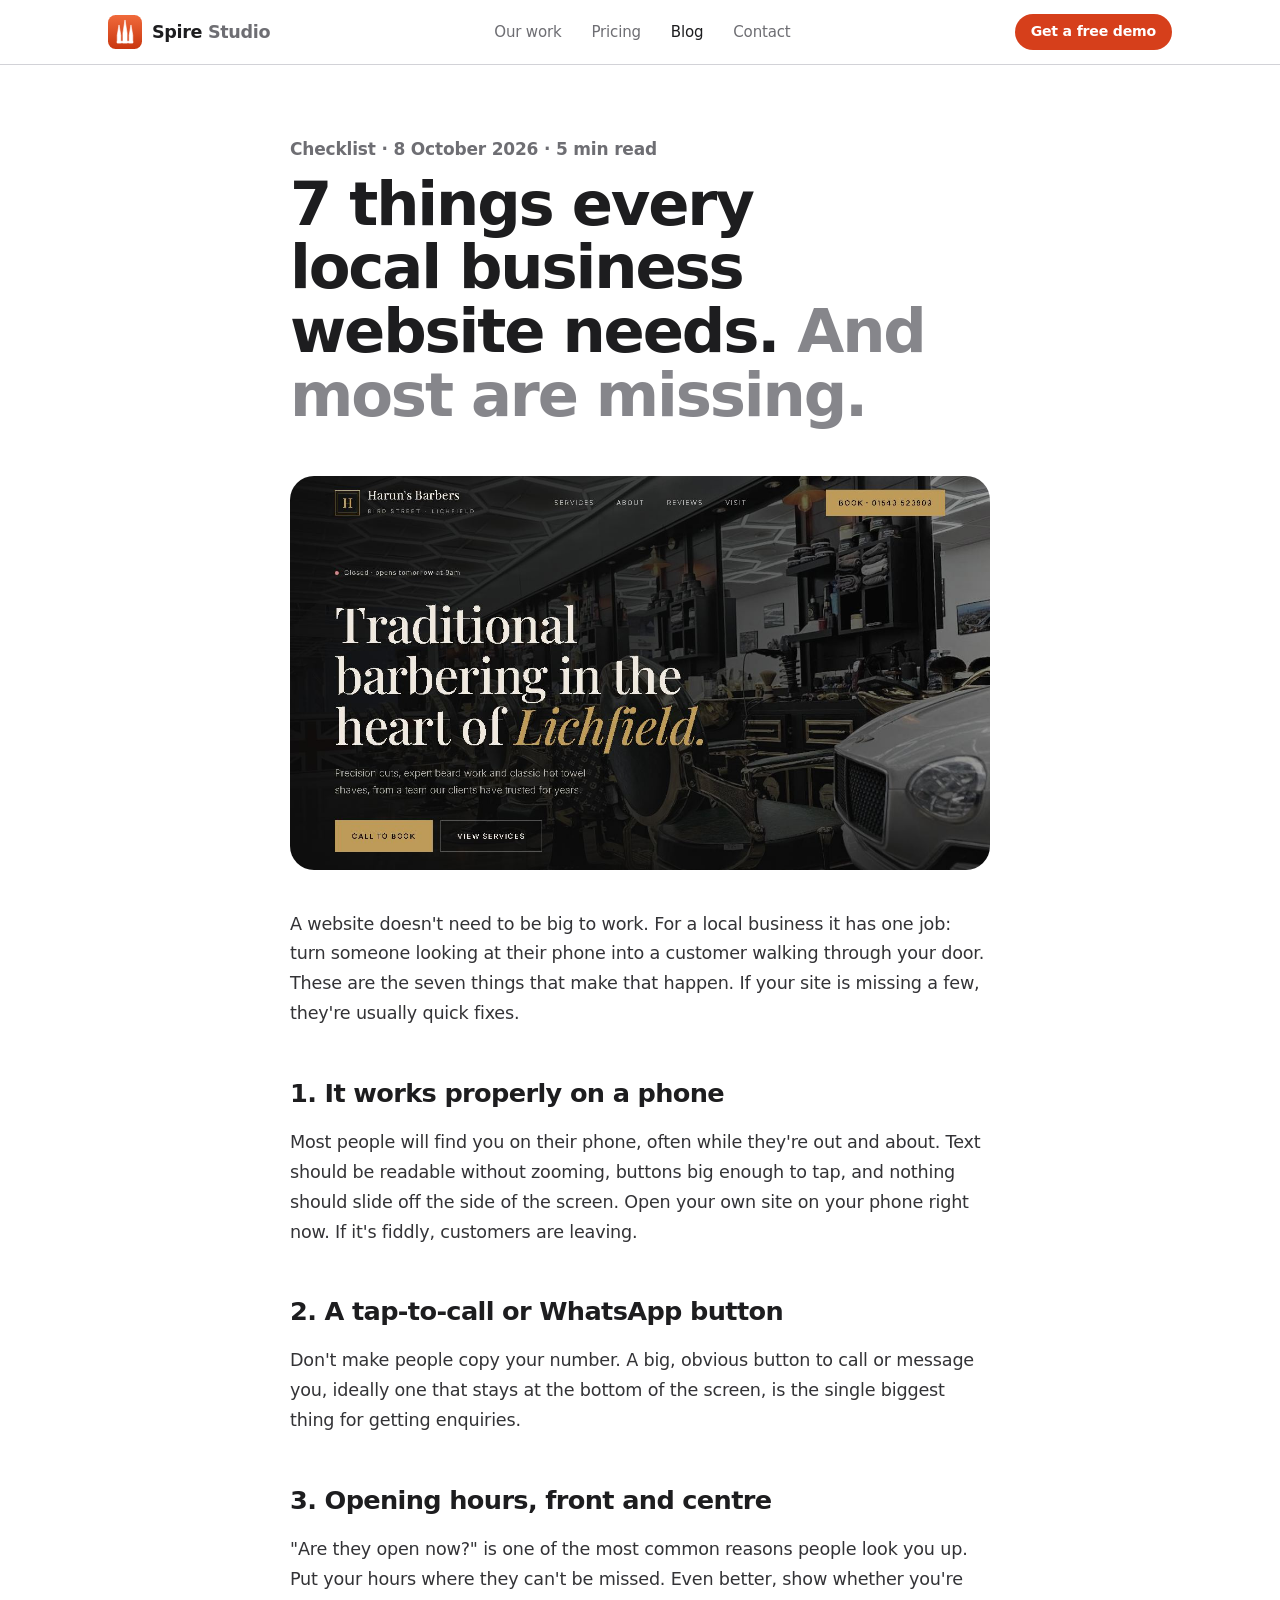
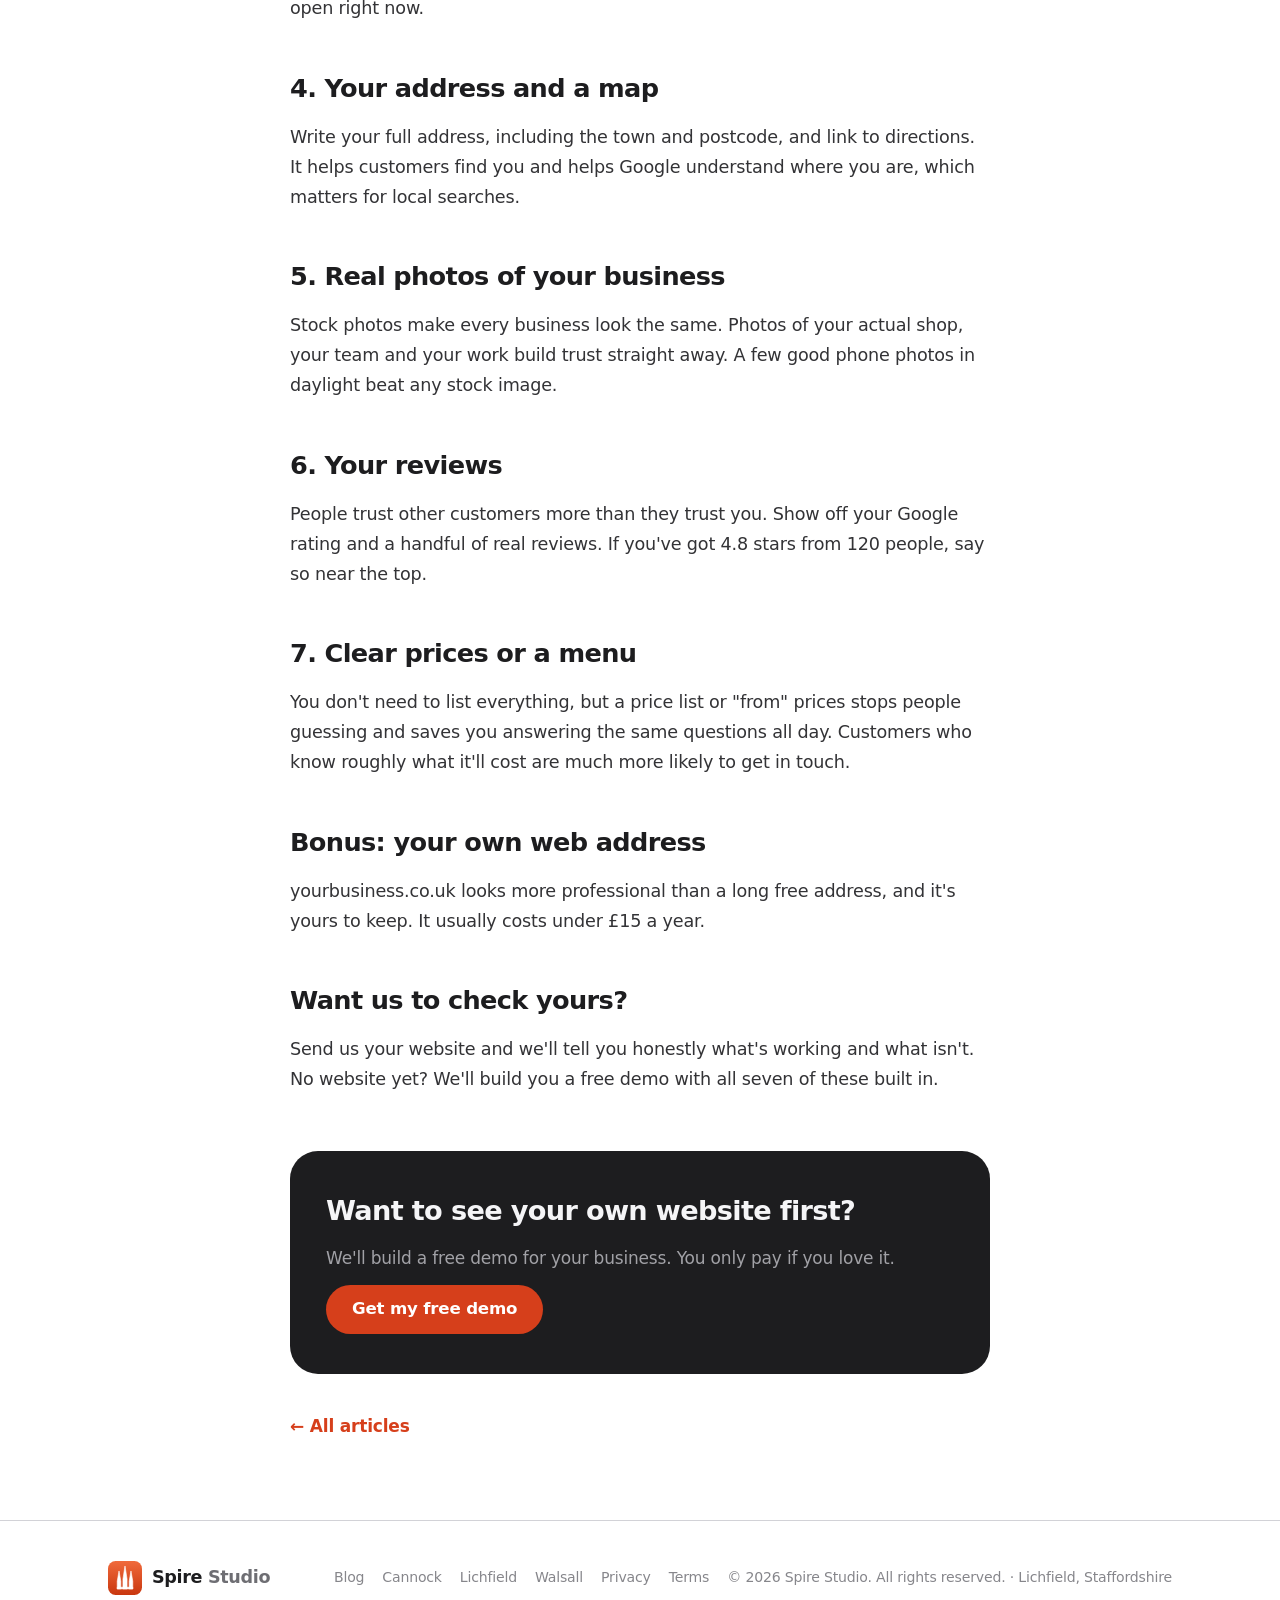
<file: blog/what-every-local-business-website-needs.html>
<!doctype html>
<html lang="en-GB">
<head>
<meta charset="utf-8">
<meta name="viewport" content="width=device-width, initial-scale=1">
<meta http-equiv="Content-Security-Policy" content="default-src 'self'; img-src 'self' https://spirestudio.github.io data:; style-src 'self' 'unsafe-inline' https://fonts.googleapis.com; font-src https://fonts.gstatic.com; script-src 'self' 'unsafe-inline'; connect-src 'none'; object-src 'none'; base-uri 'self'; form-action 'none'">
<meta name="referrer" content="strict-origin-when-cross-origin">
<title>7 things every local business website needs · Spire Studio</title>
<meta name="description" content="A simple checklist for cafes, salons, barbers and trades: the seven things that turn website visitors into calls, bookings and customers.">
<link rel="canonical" href="https://spirestudio.github.io/blog/what-every-local-business-website-needs.html">
<meta property="og:type" content="article">
<meta property="og:site_name" content="Spire Studio">
<meta property="og:title" content="7 things every local business website needs">
<meta property="og:description" content="A simple checklist for cafes, salons, barbers and trades: the seven things that turn website visitors into calls, bookings and customers.">
<meta property="og:url" content="https://spirestudio.github.io/blog/what-every-local-business-website-needs.html">
<meta property="og:image" content="https://spirestudio.github.io/work/haruns-barbers.jpg">
<meta name="color-scheme" content="light">
<meta name="theme-color" content="#ffffff">
<link rel="icon" type="image/png" href="../favicon.png">
<link rel="apple-touch-icon" href="../apple-touch-icon.png">
<link rel="preconnect" href="https://fonts.googleapis.com">
<link rel="preconnect" href="https://fonts.gstatic.com" crossorigin>
<link href="https://fonts.googleapis.com/css2?family=Inter:wght@400;500;600;700&display=swap" rel="stylesheet">
<link rel="stylesheet" href="../assets/site.css">
<script type="application/ld+json">{"@context":"https://schema.org","@type":"BlogPosting","headline":"7 things every local business website needs","description":"A simple checklist for cafes, salons, barbers and trades: the seven things that turn website visitors into calls, bookings and customers.","image":"https://spirestudio.github.io/work/haruns-barbers.jpg","datePublished":"2026-10-08","dateModified":"2026-10-08","mainEntityOfPage":"https://spirestudio.github.io/blog/what-every-local-business-website-needs.html","author":{"@type":"Organization","name":"Spire Studio","url":"https://spirestudio.github.io/"},"publisher":{"@type":"Organization","name":"Spire Studio","logo":{"@type":"ImageObject","url":"https://spirestudio.github.io/apple-touch-icon.png"}}}</script>
</head>
<body>
<nav class="nav"><div class="wrap">
  <a href=".././" class="logo" aria-label="Spire Studio home"><svg viewBox="0 0 1024 1024" aria-hidden="true"><defs><linearGradient id="lg" x1="0" y1="0" x2="0" y2="1"><stop offset="0" stop-color="#f06a3b"/><stop offset="1" stop-color="#c9370f"/></linearGradient></defs><rect width="1024" height="1024" rx="230" fill="url(#lg)"/><g fill="#fff" stroke="#fff" stroke-width="18" stroke-linejoin="round"><path d="M278 840H386V610L332 300L278 610Z"/><path d="M450 840H574V540L512 150L450 540Z"/><path d="M638 840H746V610L692 300L638 610Z"/><path d="M278 790H746V840H278Z"/></g></svg><span>Spire <span class="lg2">Studio</span></span></a>
  <div class="links"><a href=".././#work">Our work</a><a href=".././#pricing">Pricing</a><a href="../blog/" aria-current="page">Blog</a><a href=".././#contact">Contact</a></div>
  <a href=".././#contact" class="btn btn-o">Get a free demo</a>
</div></nav>
<main class="wrap"><article class="article">
  <header class="ph"><div class="eyebrow">Checklist · <time datetime="2026-10-08">8 October 2026</time> · 5 min read</div><h1>7 things every local business website needs. <span>And most are missing.</span></h1></header>
  <div class="hero"><img src="https://spirestudio.github.io/work/haruns-barbers.jpg" alt="A barbers website with a call to book button"></div>
  <div class="prose">
<p>A website doesn't need to be big to work. For a local business it has one job: turn someone looking at their phone into a customer walking through your door. These are the seven things that make that happen. If your site is missing a few, they're usually quick fixes.</p>

<h2>1. It works properly on a phone</h2>
<p>Most people will find you on their phone, often while they're out and about. Text should be readable without zooming, buttons big enough to tap, and nothing should slide off the side of the screen. Open your own site on your phone right now. If it's fiddly, customers are leaving.</p>

<h2>2. A tap-to-call or WhatsApp button</h2>
<p>Don't make people copy your number. A big, obvious button to call or message you, ideally one that stays at the bottom of the screen, is the single biggest thing for getting enquiries.</p>

<h2>3. Opening hours, front and centre</h2>
<p>"Are they open now?" is one of the most common reasons people look you up. Put your hours where they can't be missed. Even better, show whether you're open right now.</p>

<h2>4. Your address and a map</h2>
<p>Write your full address, including the town and postcode, and link to directions. It helps customers find you and helps Google understand where you are, which matters for local searches.</p>

<h2>5. Real photos of your business</h2>
<p>Stock photos make every business look the same. Photos of your actual shop, your team and your work build trust straight away. A few good phone photos in daylight beat any stock image.</p>

<h2>6. Your reviews</h2>
<p>People trust other customers more than they trust you. Show off your Google rating and a handful of real reviews. If you've got 4.8 stars from 120 people, say so near the top.</p>

<h2>7. Clear prices or a menu</h2>
<p>You don't need to list everything, but a price list or "from" prices stops people guessing and saves you answering the same questions all day. Customers who know roughly what it'll cost are much more likely to get in touch.</p>

<h2>Bonus: your own web address</h2>
<p>yourbusiness.co.uk looks more professional than a long free address, and it's yours to keep. It usually costs under £15 a year.</p>

<h2>Want us to check yours?</h2>
<p>Send us your website and we'll tell you honestly what's working and what isn't. No website yet? We'll build you a free demo with all seven of these built in.</p>

  </div>
  <div class="cta-box"><h2>Want to see your own website first?</h2><p>We'll build a free demo for your business. You only pay if you love it.</p><a class="btn btn-o" href="../#contact">Get my free demo</a></div>
  <a class="back" href="./">← All articles</a>
</article></main>
<footer><div class="wrap">
  <a href=".././" class="logo"><svg viewBox="0 0 1024 1024" aria-hidden="true"><defs><linearGradient id="lg" x1="0" y1="0" x2="0" y2="1"><stop offset="0" stop-color="#f06a3b"/><stop offset="1" stop-color="#c9370f"/></linearGradient></defs><rect width="1024" height="1024" rx="230" fill="url(#lg)"/><g fill="#fff" stroke="#fff" stroke-width="18" stroke-linejoin="round"><path d="M278 840H386V610L332 300L278 610Z"/><path d="M450 840H574V540L512 150L450 540Z"/><path d="M638 840H746V610L692 300L638 610Z"/><path d="M278 790H746V840H278Z"/></g></svg><span>Spire <span class="lg2">Studio</span></span></a>
  <div class="flinks"><a href="../blog/">Blog</a><a href="../website-designer-cannock.html">Cannock</a><a href="../website-designer-lichfield.html">Lichfield</a><a href="../website-designer-walsall.html">Walsall</a><a href="../privacy.html">Privacy</a><a href="../terms.html">Terms</a><span>© 2026 Spire Studio. All rights reserved. · Lichfield, Staffordshire</span></div>
</div></footer>
</body>
</html>
</file>
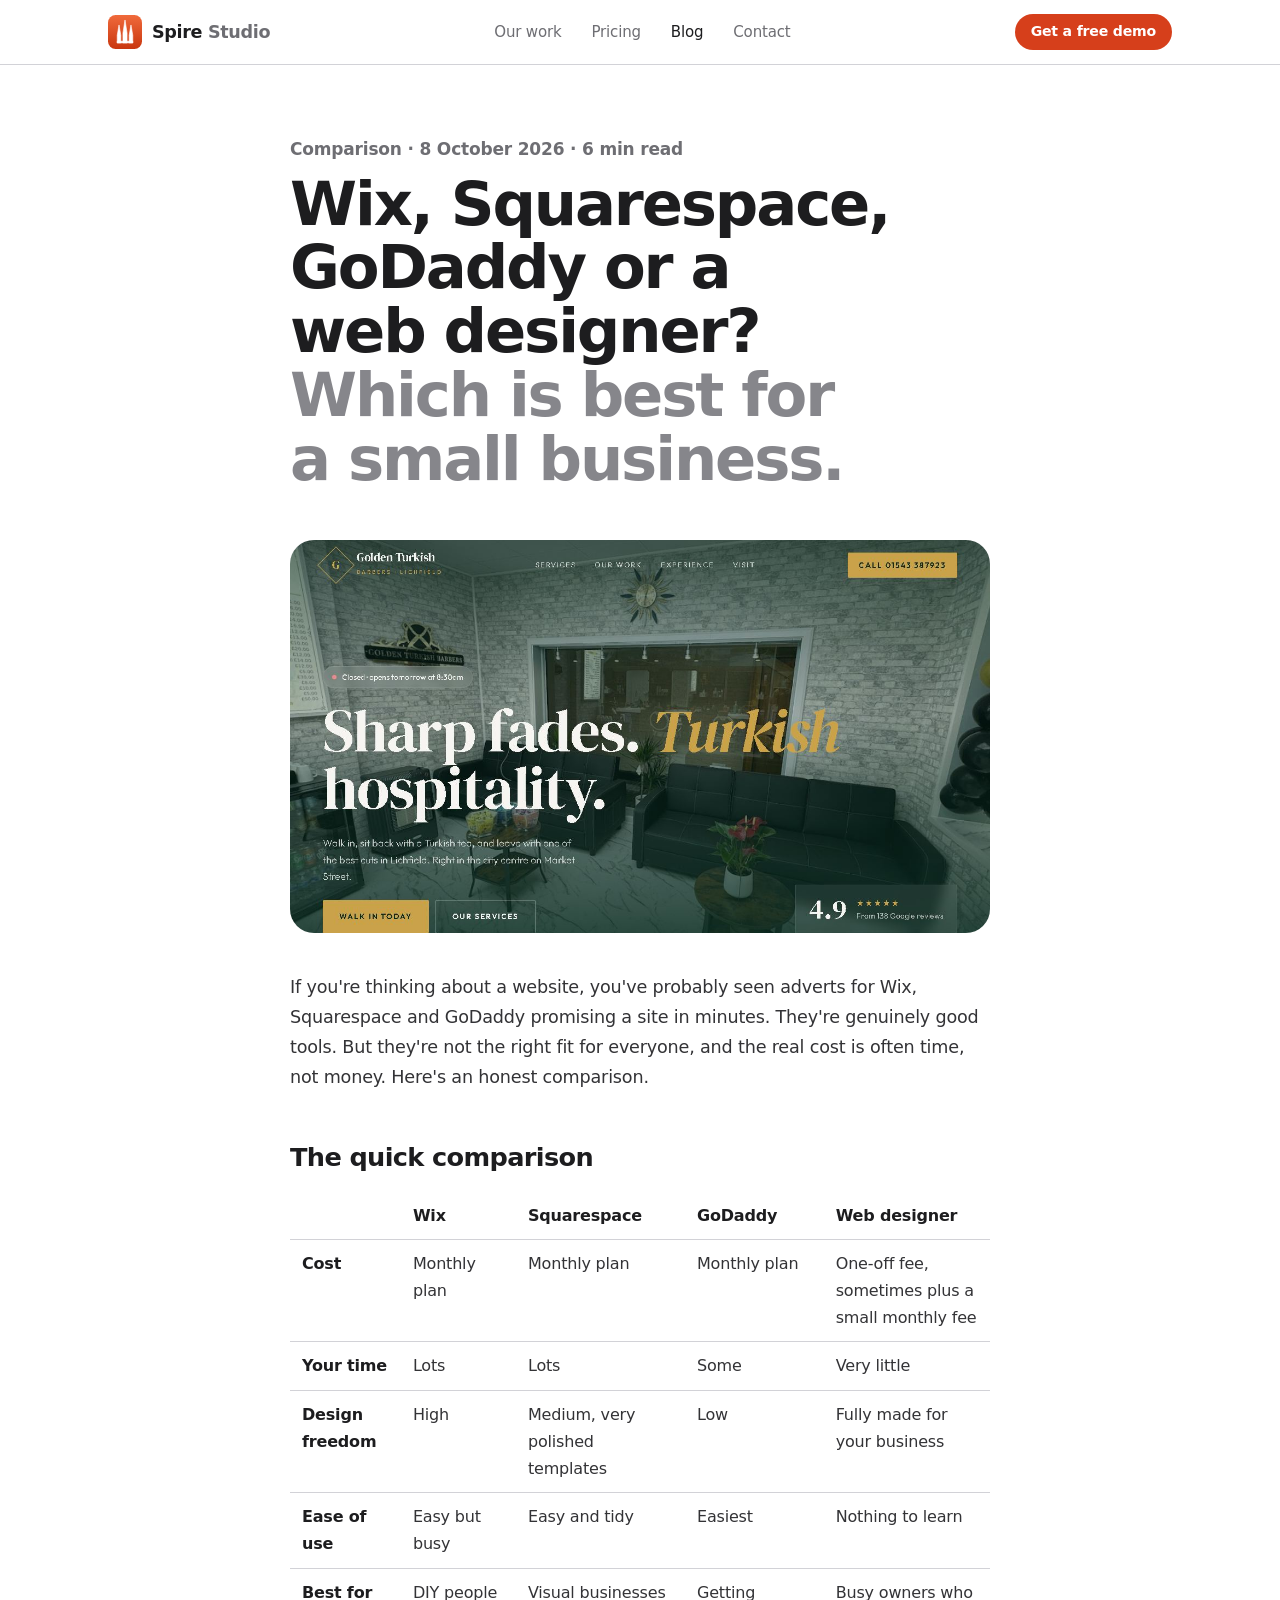
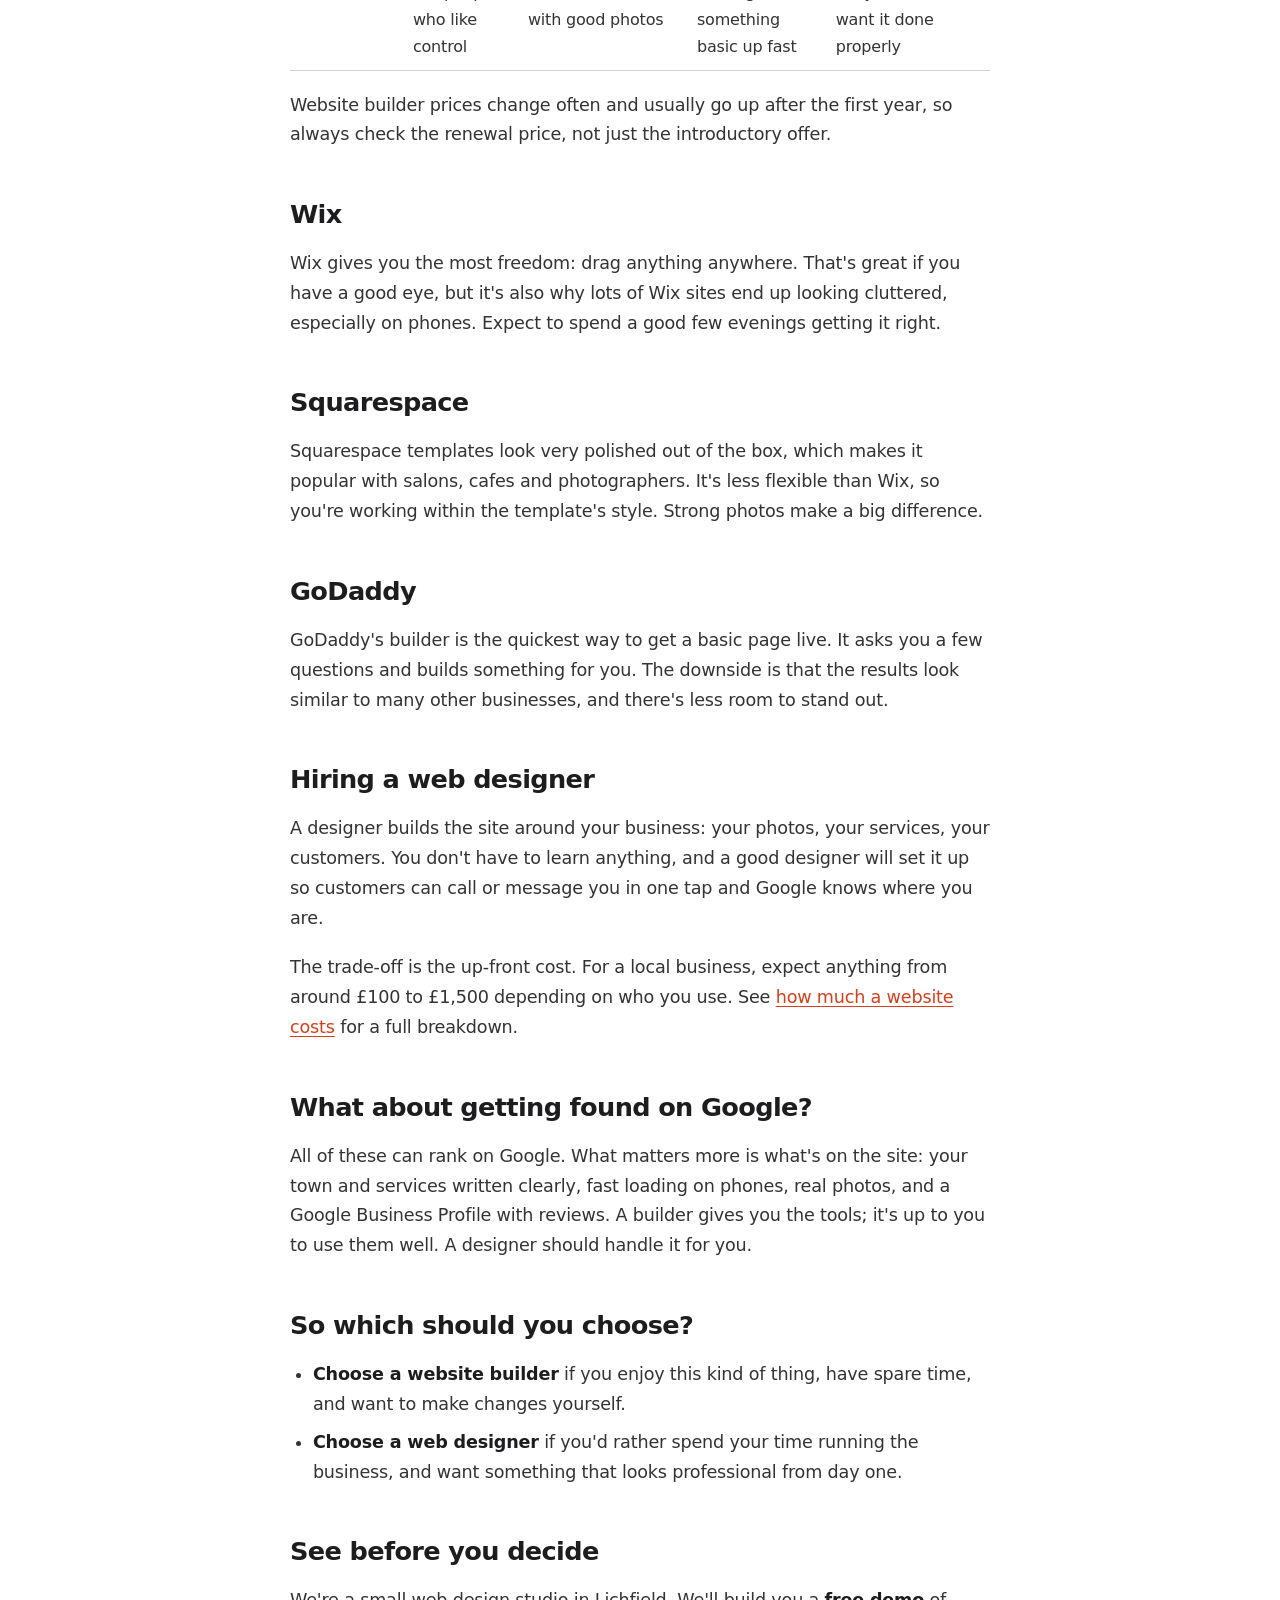
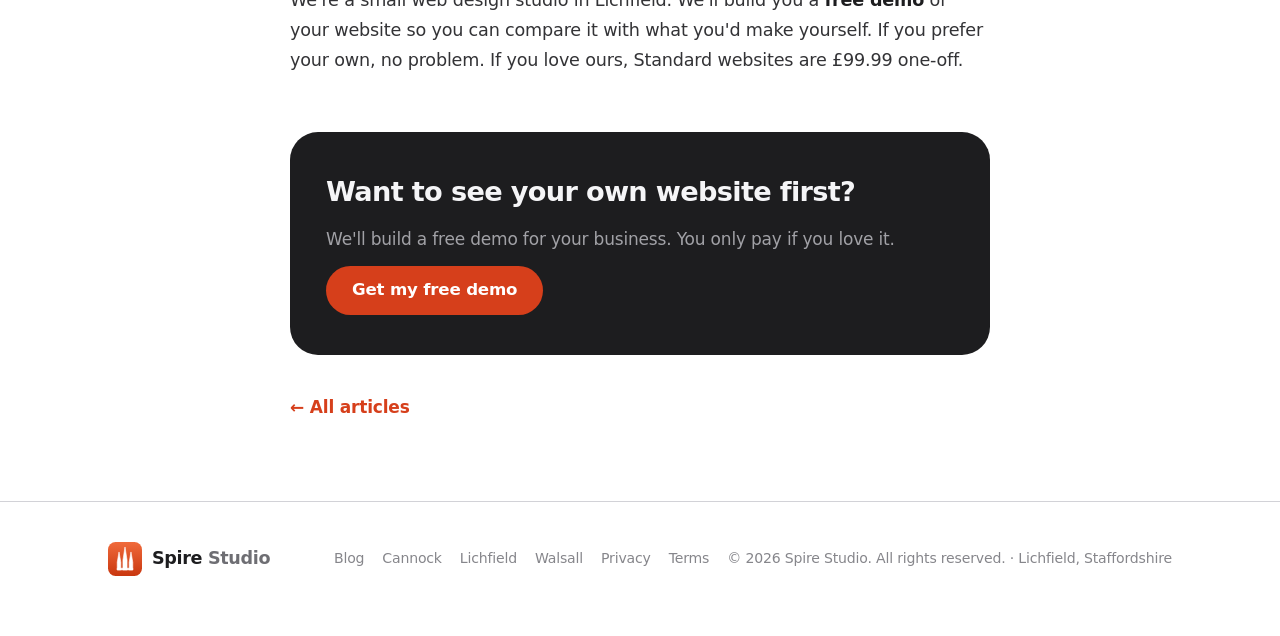
<file: blog/wix-vs-squarespace-vs-web-designer.html>
<!doctype html>
<html lang="en-GB">
<head>
<meta charset="utf-8">
<meta name="viewport" content="width=device-width, initial-scale=1">
<meta http-equiv="Content-Security-Policy" content="default-src 'self'; img-src 'self' https://spirestudio.github.io data:; style-src 'self' 'unsafe-inline' https://fonts.googleapis.com; font-src https://fonts.gstatic.com; script-src 'self' 'unsafe-inline'; connect-src 'none'; object-src 'none'; base-uri 'self'; form-action 'none'">
<meta name="referrer" content="strict-origin-when-cross-origin">
<title>Wix vs Squarespace vs GoDaddy vs a web designer: which is best? · Spire Studio</title>
<meta name="description" content="An honest UK comparison of the popular website builders against hiring a local web designer: cost, time, how it looks and how well it gets you found on Google.">
<link rel="canonical" href="https://spirestudio.github.io/blog/wix-vs-squarespace-vs-web-designer.html">
<meta property="og:type" content="article">
<meta property="og:site_name" content="Spire Studio">
<meta property="og:title" content="Wix vs Squarespace vs GoDaddy vs a web designer: which is best?">
<meta property="og:description" content="An honest UK comparison of the popular website builders against hiring a local web designer: cost, time, how it looks and how well it gets you found on Google.">
<meta property="og:url" content="https://spirestudio.github.io/blog/wix-vs-squarespace-vs-web-designer.html">
<meta property="og:image" content="https://spirestudio.github.io/work/golden-turkish-barbers.jpg">
<meta name="color-scheme" content="light">
<meta name="theme-color" content="#ffffff">
<link rel="icon" type="image/png" href="../favicon.png">
<link rel="apple-touch-icon" href="../apple-touch-icon.png">
<link rel="preconnect" href="https://fonts.googleapis.com">
<link rel="preconnect" href="https://fonts.gstatic.com" crossorigin>
<link href="https://fonts.googleapis.com/css2?family=Inter:wght@400;500;600;700&display=swap" rel="stylesheet">
<link rel="stylesheet" href="../assets/site.css">
<script type="application/ld+json">{"@context":"https://schema.org","@type":"BlogPosting","headline":"Wix vs Squarespace vs GoDaddy vs a web designer: which is best?","description":"An honest UK comparison of the popular website builders against hiring a local web designer: cost, time, how it looks and how well it gets you found on Google.","image":"https://spirestudio.github.io/work/golden-turkish-barbers.jpg","datePublished":"2026-10-08","dateModified":"2026-10-08","mainEntityOfPage":"https://spirestudio.github.io/blog/wix-vs-squarespace-vs-web-designer.html","author":{"@type":"Organization","name":"Spire Studio","url":"https://spirestudio.github.io/"},"publisher":{"@type":"Organization","name":"Spire Studio","logo":{"@type":"ImageObject","url":"https://spirestudio.github.io/apple-touch-icon.png"}}}</script>
</head>
<body>
<nav class="nav"><div class="wrap">
  <a href=".././" class="logo" aria-label="Spire Studio home"><svg viewBox="0 0 1024 1024" aria-hidden="true"><defs><linearGradient id="lg" x1="0" y1="0" x2="0" y2="1"><stop offset="0" stop-color="#f06a3b"/><stop offset="1" stop-color="#c9370f"/></linearGradient></defs><rect width="1024" height="1024" rx="230" fill="url(#lg)"/><g fill="#fff" stroke="#fff" stroke-width="18" stroke-linejoin="round"><path d="M278 840H386V610L332 300L278 610Z"/><path d="M450 840H574V540L512 150L450 540Z"/><path d="M638 840H746V610L692 300L638 610Z"/><path d="M278 790H746V840H278Z"/></g></svg><span>Spire <span class="lg2">Studio</span></span></a>
  <div class="links"><a href=".././#work">Our work</a><a href=".././#pricing">Pricing</a><a href="../blog/" aria-current="page">Blog</a><a href=".././#contact">Contact</a></div>
  <a href=".././#contact" class="btn btn-o">Get a free demo</a>
</div></nav>
<main class="wrap"><article class="article">
  <header class="ph"><div class="eyebrow">Comparison · <time datetime="2026-10-08">8 October 2026</time> · 6 min read</div><h1>Wix, Squarespace, GoDaddy or a web designer? <span>Which is best for a small business.</span></h1></header>
  <div class="hero"><img src="https://spirestudio.github.io/work/golden-turkish-barbers.jpg" alt="A barbers website designed by a web designer"></div>
  <div class="prose">
<p>If you're thinking about a website, you've probably seen adverts for Wix, Squarespace and GoDaddy promising a site in minutes. They're genuinely good tools. But they're not the right fit for everyone, and the real cost is often time, not money. Here's an honest comparison.</p>

<h2>The quick comparison</h2>
<div class="table-wrap"><table>
<tr><th></th><th>Wix</th><th>Squarespace</th><th>GoDaddy</th><th>Web designer</th></tr>
<tr><td><strong>Cost</strong></td><td>Monthly plan</td><td>Monthly plan</td><td>Monthly plan</td><td>One-off fee, sometimes plus a small monthly fee</td></tr>
<tr><td><strong>Your time</strong></td><td>Lots</td><td>Lots</td><td>Some</td><td>Very little</td></tr>
<tr><td><strong>Design freedom</strong></td><td>High</td><td>Medium, very polished templates</td><td>Low</td><td>Fully made for your business</td></tr>
<tr><td><strong>Ease of use</strong></td><td>Easy but busy</td><td>Easy and tidy</td><td>Easiest</td><td>Nothing to learn</td></tr>
<tr><td><strong>Best for</strong></td><td>DIY people who like control</td><td>Visual businesses with good photos</td><td>Getting something basic up fast</td><td>Busy owners who want it done properly</td></tr>
</table></div>
<p>Website builder prices change often and usually go up after the first year, so always check the renewal price, not just the introductory offer.</p>

<h2>Wix</h2>
<p>Wix gives you the most freedom: drag anything anywhere. That's great if you have a good eye, but it's also why lots of Wix sites end up looking cluttered, especially on phones. Expect to spend a good few evenings getting it right.</p>

<h2>Squarespace</h2>
<p>Squarespace templates look very polished out of the box, which makes it popular with salons, cafes and photographers. It's less flexible than Wix, so you're working within the template's style. Strong photos make a big difference.</p>

<h2>GoDaddy</h2>
<p>GoDaddy's builder is the quickest way to get a basic page live. It asks you a few questions and builds something for you. The downside is that the results look similar to many other businesses, and there's less room to stand out.</p>

<h2>Hiring a web designer</h2>
<p>A designer builds the site around your business: your photos, your services, your customers. You don't have to learn anything, and a good designer will set it up so customers can call or message you in one tap and Google knows where you are.</p>
<p>The trade-off is the up-front cost. For a local business, expect anything from around £100 to £1,500 depending on who you use. See <a href="how-much-does-a-website-cost-small-business.html">how much a website costs</a> for a full breakdown.</p>

<h2>What about getting found on Google?</h2>
<p>All of these can rank on Google. What matters more is what's on the site: your town and services written clearly, fast loading on phones, real photos, and a Google Business Profile with reviews. A builder gives you the tools; it's up to you to use them well. A designer should handle it for you.</p>

<h2>So which should you choose?</h2>
<ul>
<li><strong>Choose a website builder</strong> if you enjoy this kind of thing, have spare time, and want to make changes yourself.</li>
<li><strong>Choose a web designer</strong> if you'd rather spend your time running the business, and want something that looks professional from day one.</li>
</ul>

<h2>See before you decide</h2>
<p>We're a small web design studio in Lichfield. We'll build you a <strong>free demo</strong> of your website so you can compare it with what you'd make yourself. If you prefer your own, no problem. If you love ours, Standard websites are £99.99 one-off.</p>

  </div>
  <div class="cta-box"><h2>Want to see your own website first?</h2><p>We'll build a free demo for your business. You only pay if you love it.</p><a class="btn btn-o" href="../#contact">Get my free demo</a></div>
  <a class="back" href="./">← All articles</a>
</article></main>
<footer><div class="wrap">
  <a href=".././" class="logo"><svg viewBox="0 0 1024 1024" aria-hidden="true"><defs><linearGradient id="lg" x1="0" y1="0" x2="0" y2="1"><stop offset="0" stop-color="#f06a3b"/><stop offset="1" stop-color="#c9370f"/></linearGradient></defs><rect width="1024" height="1024" rx="230" fill="url(#lg)"/><g fill="#fff" stroke="#fff" stroke-width="18" stroke-linejoin="round"><path d="M278 840H386V610L332 300L278 610Z"/><path d="M450 840H574V540L512 150L450 540Z"/><path d="M638 840H746V610L692 300L638 610Z"/><path d="M278 790H746V840H278Z"/></g></svg><span>Spire <span class="lg2">Studio</span></span></a>
  <div class="flinks"><a href="../blog/">Blog</a><a href="../website-designer-cannock.html">Cannock</a><a href="../website-designer-lichfield.html">Lichfield</a><a href="../website-designer-walsall.html">Walsall</a><a href="../privacy.html">Privacy</a><a href="../terms.html">Terms</a><span>© 2026 Spire Studio. All rights reserved. · Lichfield, Staffordshire</span></div>
</div></footer>
</body>
</html>
</file>
<file: assets/site.css>
/* Shared styles for the blog and legal pages. Matches the homepage. */
:root{
  --bg:#fff;--bg2:#f5f5f7;--card:#fff;--tile:#1d1d1f;
  --text:#1d1d1f;--text2:#6e6e73;--text3:#86868b;--line:#d2d2d7;
  --accent:#d63f1b;--accent-h:#b8340f;--on-accent:#fff;
  --ease:cubic-bezier(.25,.1,.25,1);
}
@media (prefers-contrast:more){:root{--text2:#3a3a3c;--line:#8e8e93;--accent:#a8300c}}
*{box-sizing:border-box;margin:0;padding:0}
html{scroll-behavior:smooth;overflow-x:clip}
body{font-family:-apple-system,BlinkMacSystemFont,"SF Pro Text",Inter,"Segoe UI",system-ui,sans-serif;font-size:17px;line-height:1.5;letter-spacing:-.011em;background:var(--bg);color:var(--text);-webkit-font-smoothing:antialiased}
img{display:block;max-width:100%}
a{color:inherit;text-decoration:none}
:focus-visible{outline:3px solid var(--accent);outline-offset:3px;border-radius:8px}
.wrap{max-width:1120px;margin:0 auto;padding:0 28px}
h1,h2,h3{font-family:-apple-system,BlinkMacSystemFont,"SF Pro Display",Inter,"Segoe UI",system-ui,sans-serif;font-weight:700;letter-spacing:-.025em;text-wrap:balance}

.btn{display:inline-flex;align-items:center;justify-content:center;min-height:48px;font-weight:600;font-size:1.04rem;padding:12px 26px;border-radius:999px;transition:background-color .2s var(--ease);white-space:nowrap}
.btn-o{background:var(--accent);color:var(--on-accent)}
.btn-o:hover{background:var(--accent-h)}

/* nav */
.nav{position:sticky;top:0;z-index:50;background:rgba(255,255,255,.82);backdrop-filter:saturate(180%) blur(20px);-webkit-backdrop-filter:saturate(180%) blur(20px);border-bottom:1px solid var(--line)}
.nav .wrap{display:flex;align-items:center;justify-content:space-between;height:64px}
.logo{display:flex;align-items:center;gap:10px;font-weight:700;font-size:1.1rem;letter-spacing:-.02em}
.logo svg{width:34px;height:34px;flex:none}
.logo .lg2{color:var(--text2);font-weight:600}
.links{display:flex;gap:30px;font-size:.94rem;color:var(--text2)}
.links a:hover,.links a[aria-current]{color:var(--text)}
.nav .btn{min-height:36px;padding:7px 16px;font-size:.88rem}

/* page header */
.ph{padding:72px 0 40px}
.eyebrow{font-weight:600;color:var(--text2);margin-bottom:10px}
.ph h1{font-size:clamp(2.4rem,5vw,3.8rem);line-height:1.05;letter-spacing:-.035em}
.ph h1 span{color:var(--text3)}
.ph .lead{color:var(--text2);font-size:clamp(1.1rem,1.6vw,1.3rem);max-width:620px;margin-top:16px}

/* blog index */
.posts{display:grid;grid-template-columns:repeat(2,1fr);gap:20px;padding-bottom:110px}
.post-card{background:var(--bg2);border-radius:26px;overflow:hidden;display:flex;flex-direction:column;transition:background-color .2s var(--ease)}
.post-card:hover{background:#ececef}
.post-card .im{aspect-ratio:16/9;overflow:hidden}
.post-card .im img{width:100%;height:100%;object-fit:cover;object-position:top;transition:transform .6s var(--ease)}
.post-card:hover .im img{transform:scale(1.03)}
.post-card .tx{padding:22px 26px 28px;display:grid;gap:8px}
.post-card h2{font-size:1.35rem;line-height:1.2}
.post-card p{color:var(--text2);font-size:.97rem}
.meta{color:var(--text3);font-size:.86rem;font-weight:500}

/* article */
.article{max-width:700px;margin:0 auto;padding:0 0 40px}
.article .hero{border-radius:24px;overflow:hidden;aspect-ratio:16/9;margin:8px 0 40px;background:var(--bg2)}
.article .hero img{width:100%;height:100%;object-fit:cover;object-position:top}
.prose{font-size:1.1rem;line-height:1.7;color:#333336}
.prose > * + *{margin-top:1.1em}
.prose h2{font-size:1.6rem;line-height:1.2;color:var(--text);margin-top:1.9em}
.prose h3{font-size:1.2rem;color:var(--text);margin-top:1.5em}
.prose ul,.prose ol{padding-left:1.3em}
.prose li + li{margin-top:.45em}
.prose a{color:var(--accent);text-decoration:underline;text-underline-offset:3px}
.prose strong{color:var(--text)}
.prose table{width:100%;border-collapse:collapse;font-size:1rem}
.prose th,.prose td{text-align:left;padding:10px 12px;border-bottom:1px solid var(--line);vertical-align:top}
.prose th{font-weight:600;color:var(--text)}
.table-wrap{overflow-x:auto}
.cta-box{background:var(--tile);color:#f5f5f7;border-radius:28px;padding:40px 36px;margin:56px 0 0;display:grid;gap:14px;justify-items:start}
.cta-box h2{font-size:1.7rem;color:#f5f5f7}
.cta-box p{color:#a1a1a6}
.back{display:inline-block;color:var(--accent);font-weight:600;margin:40px 0 0}

/* legal */
.legal{max-width:760px;padding-bottom:100px}
.legal .prose{font-size:1.02rem}
.note{background:var(--bg2);border-radius:16px;padding:16px 18px;color:var(--text2);font-size:.92rem}

footer{padding:40px 0 60px;color:var(--text3);font-size:.88rem;border-top:1px solid var(--line);margin-top:40px}
footer .wrap{display:flex;justify-content:space-between;align-items:center;gap:18px;flex-wrap:wrap}
footer .logo{color:var(--text)}
.flinks{display:flex;gap:18px;flex-wrap:wrap}
.flinks a:hover{color:var(--text)}

@media (max-width:980px){
  .links{display:none}
  .posts{grid-template-columns:1fr}
}
@media (max-width:560px){
  .wrap{padding:0 16px}
  .ph{padding:44px 0 28px}
  .cta-box{padding:32px 24px}
  .prose{font-size:1.05rem}
}
@media (prefers-reduced-motion:reduce){*{transition:none!important;scroll-behavior:auto!important}}
</file>
